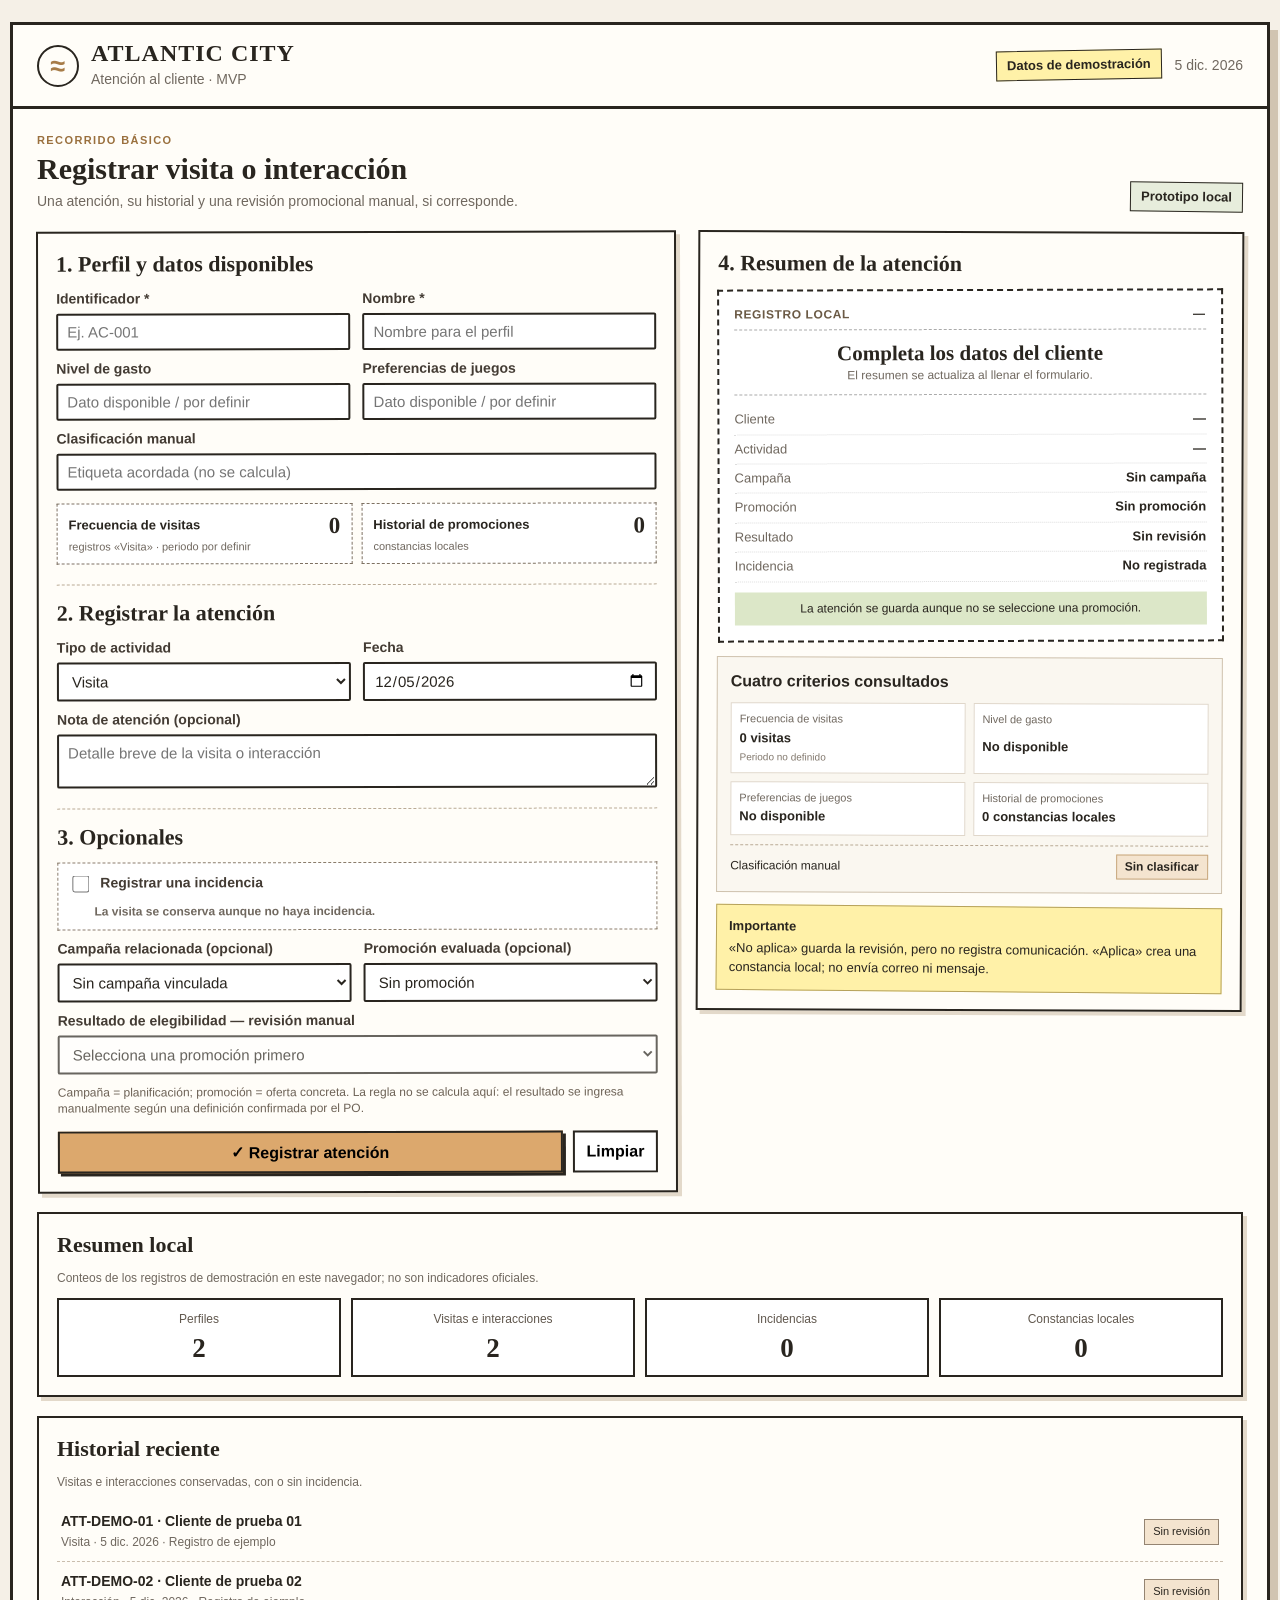
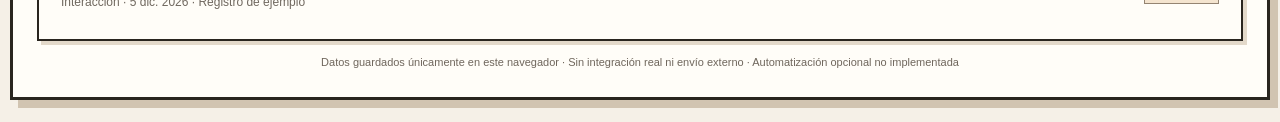
<file: prototipado/MVP/index.html>
<!doctype html>
<html lang="es">
<head>
  <meta charset="utf-8">
  <meta name="viewport" content="width=device-width, initial-scale=1">
  <meta name="theme-color" content="#29251f">
  <title>Atlantic City — MVP sencillo</title>
  <link rel="stylesheet" href="styles.css">
</head>
<body>
<div class="app">
  <header class="topbar">
    <div class="brand">
      <div class="brand-mark" aria-hidden="true">≈</div>
      <div><strong>ATLANTIC CITY</strong><small>Atención al cliente · MVP</small></div>
    </div>
    <div class="topbar-meta"><span class="demo-badge">Datos de demostración</span><span id="today-label">Hoy</span></div>
  </header>

  <main>
    <div class="page-title">
      <div><p class="kicker">RECORRIDO BÁSICO</p><h1>Registrar visita o interacción</h1><p class="subtitle">Una atención, su historial y una revisión promocional manual, si corresponde.</p></div>
      <span class="step-badge">Prototipo local</span>
    </div>

    <div class="main-grid">
      <section class="panel form-panel">
        <form id="attention-form">
          <h2>1. Perfil y datos disponibles</h2>
          <div class="form-grid">
            <label>Identificador *<input id="client-code" required maxlength="32" autocomplete="off" placeholder="Ej. AC-001"></label>
            <label>Nombre *<input id="client-name" required maxlength="90" autocomplete="off" placeholder="Nombre para el perfil"></label>
            <label>Nivel de gasto<input id="client-spend" maxlength="80" placeholder="Dato disponible / por definir"></label>
            <label>Preferencias de juegos<input id="client-games" maxlength="120" placeholder="Dato disponible / por definir"></label>
            <label class="full">Clasificación manual<input id="client-segment" maxlength="60" placeholder="Etiqueta acordada (no se calcula)"></label>
          </div>

          <div class="criteria-strip" aria-live="polite">
            <div><span>Frecuencia de visitas</span><strong id="criteria-visits">0</strong><small>registros «Visita» · periodo por definir</small></div>
            <div><span>Historial de promociones</span><strong id="criteria-promotions">0</strong><small>constancias locales</small></div>
          </div>

          <h2>2. Registrar la atención</h2>
          <div class="form-grid">
            <label>Tipo de actividad<select id="activity-kind"><option>Visita</option><option>Interacción</option></select></label>
            <label>Fecha<input id="activity-date" type="date" required></label>
            <label class="full">Nota de atención (opcional)<textarea id="activity-note" rows="2" maxlength="400" placeholder="Detalle breve de la visita o interacción"></textarea></label>
          </div>

          <h2>3. Opcionales</h2>
          <label class="check-row"><input type="checkbox" id="incident-toggle"><span>Registrar una incidencia</span><small>La visita se conserva aunque no haya incidencia.</small></label>
          <div id="incident-fields" class="incident-fields hidden">
            <label>Descripción de la incidencia *<textarea id="incident-description" rows="2" maxlength="400" placeholder="Describe brevemente lo reportado"></textarea></label>
          </div>
          <div class="form-grid marketing-grid">
            <label>Campaña relacionada (opcional)<select id="campaign-select"><option value="">Sin campaña vinculada</option></select></label>
            <label>Promoción evaluada (opcional)<select id="promotion-select"><option value="">Sin promoción</option></select></label>
            <label class="full">Resultado de elegibilidad — revisión manual<select id="eligibility-select" disabled><option value="">Selecciona una promoción primero</option><option value="aplica">Aplica</option><option value="no-aplica">No aplica</option></select></label>
          </div>
          <p class="hint">Campaña = planificación; promoción = oferta concreta. La regla no se calcula aquí: el resultado se ingresa manualmente según una definición confirmada por el PO.</p>
          <div class="form-actions">
            <button class="button button-primary" type="submit">✓ Registrar atención</button>
            <button class="button button-quiet" type="button" id="clear-form">Limpiar</button>
          </div>
          <div class="message" id="form-message" role="status" aria-live="polite"></div>
        </form>
      </section>

      <section class="panel preview-panel">
        <h2>4. Resumen de la atención</h2>
        <div class="receipt">
          <div class="receipt-head"><span>REGISTRO LOCAL</span><strong id="receipt-id">—</strong></div>
          <div class="receipt-title" id="receipt-title">Completa los datos del cliente</div>
          <div class="receipt-meta" id="receipt-meta">El resumen se actualiza al llenar el formulario.</div>
          <hr>
          <div class="receipt-row"><span>Cliente</span><strong id="preview-client">—</strong></div>
          <div class="receipt-row"><span>Actividad</span><strong id="preview-activity">—</strong></div>
          <div class="receipt-row"><span>Campaña</span><strong id="preview-campaign">Sin campaña</strong></div>
          <div class="receipt-row"><span>Promoción</span><strong id="preview-promotion">Sin promoción</strong></div>
          <div class="receipt-row"><span>Resultado</span><strong id="preview-result">Sin revisión</strong></div>
          <div class="receipt-row"><span>Incidencia</span><strong id="preview-incident">No registrada</strong></div>
          <div class="receipt-note" id="receipt-note">La comunicación no se envía desde este prototipo.</div>
        </div>

        <div class="criteria-card">
          <h3>Cuatro criterios consultados</h3>
          <div class="criteria-list">
            <div><span>Frecuencia de visitas</span><strong id="preview-frequency">0 visitas</strong><small>Periodo no definido</small></div>
            <div><span>Nivel de gasto</span><strong id="preview-spend">No disponible</strong></div>
            <div><span>Preferencias de juegos</span><strong id="preview-games">No disponible</strong></div>
            <div><span>Historial de promociones</span><strong id="preview-history">0 constancias locales</strong></div>
          </div>
          <div class="manual-label"><span>Clasificación manual</span><strong id="preview-segment">Sin clasificar</strong></div>
        </div>

        <div class="note"><strong>Importante</strong><br>«No aplica» guarda la revisión, pero no registra comunicación. «Aplica» crea una constancia local; no envía correo ni mensaje.</div>
      </section>
    </div>

    <section class="panel section-panel">
      <div class="section-heading"><div><h2>Resumen local</h2><p>Conteos de los registros de demostración en este navegador; no son indicadores oficiales.</p></div></div>
      <div class="stats-grid">
        <div class="stat-box"><span>Perfiles</span><strong id="stat-clients">0</strong></div>
        <div class="stat-box"><span>Visitas e interacciones</span><strong id="stat-attentions">0</strong></div>
        <div class="stat-box"><span>Incidencias</span><strong id="stat-incidents">0</strong></div>
        <div class="stat-box"><span>Constancias locales</span><strong id="stat-communications">0</strong></div>
      </div>
    </section>

    <section class="panel section-panel">
      <div class="section-heading"><div><h2>Historial reciente</h2><p>Visitas e interacciones conservadas, con o sin incidencia.</p></div></div>
      <div id="recent-list" class="record-list"></div>
    </section>

    <footer>Datos guardados únicamente en este navegador · Sin integración real ni envío externo · Automatización opcional no implementada</footer>
  </main>
</div>
<div class="toast" id="toast" role="status" aria-live="polite"></div>
<script src="app.js"></script>
</body>
</html>
</file>
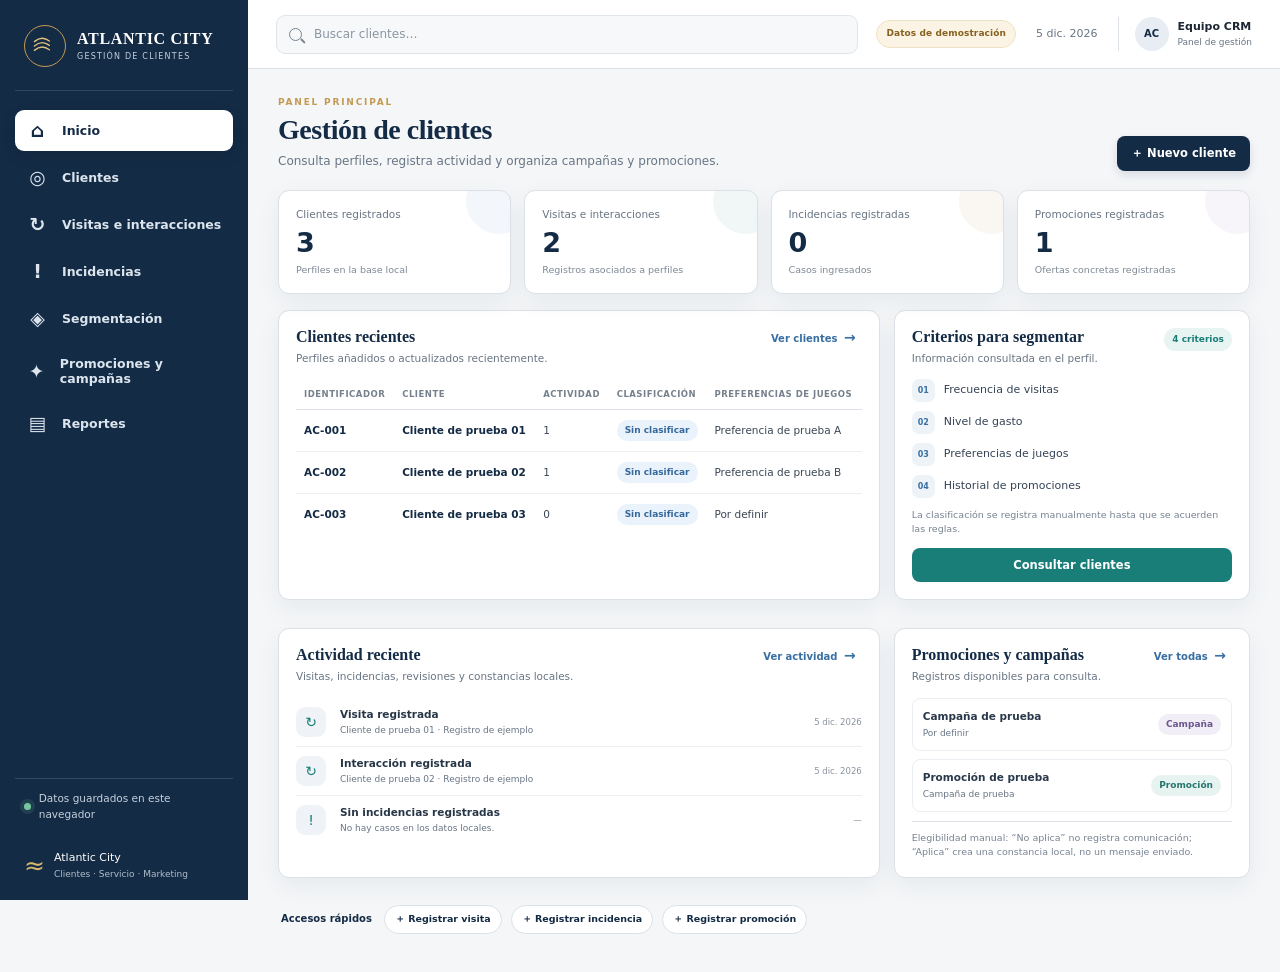
<file: prototipado/prototipo_navegable/index.html>
<!doctype html>
<html lang="es">
<head>
  <meta charset="utf-8">
  <meta name="viewport" content="width=device-width, initial-scale=1">
  <meta name="theme-color" content="#142b45">
  <title>Atlantic City — Prototipo con navegación</title>
  <link rel="stylesheet" href="styles.css">
</head>
<body>
<div class="app-shell">
  <aside class="sidebar" id="sidebar">
    <div class="brand">
      <div class="brand-mark" aria-hidden="true"><svg viewBox="0 0 48 48"><path d="M7 17c8-7 16-7 24-1M7 24c8-7 16-7 24-1M7 31c8-7 16-7 24-1"/></svg></div>
      <div class="brand-copy"><strong>ATLANTIC CITY</strong><span>GESTIÓN DE CLIENTES</span></div>
    </div>
    <nav class="main-nav" aria-label="Navegación principal">
      <button class="nav-link active" data-view="home"><span class="nav-icon">⌂</span><span>Inicio</span></button>
      <button class="nav-link" data-view="clients"><span class="nav-icon">◎</span><span>Clientes</span></button>
      <button class="nav-link" data-view="visits"><span class="nav-icon">↻</span><span>Visitas e interacciones</span></button>
      <button class="nav-link" data-view="incidents"><span class="nav-icon">!</span><span>Incidencias</span></button>
      <button class="nav-link" data-view="segments"><span class="nav-icon">◈</span><span>Segmentación</span></button>
      <button class="nav-link" data-view="promotions"><span class="nav-icon">✦</span><span>Promociones y campañas</span></button>
      <button class="nav-link" data-view="reports"><span class="nav-icon">▤</span><span>Reportes</span></button>
    </nav>
    <div class="sidebar-bottom">
      <div class="sidebar-note"><span class="tiny-dot"></span><span>Datos guardados en este navegador</span></div>
      <div class="sidebar-footer"><span class="footer-wave">≈</span><span>Atlantic City<br><small>Clientes · Servicio · Marketing</small></span></div>
    </div>
  </aside>

  <div class="main-shell">
    <header class="topbar">
      <button class="mobile-menu" id="menu-toggle" aria-label="Abrir menú">☰</button>
      <label class="global-search"><span class="search-glass" aria-hidden="true"></span><input id="global-search" type="search" placeholder="Buscar clientes…" autocomplete="off"></label>
      <div class="topbar-right"><span class="demo-label">Datos de demostración</span><span class="today-label" id="today-label"></span><span class="user-badge"><span class="avatar">AC</span><span><strong>Equipo CRM</strong><small>Panel de gestión</small></span></span></div>
    </header>

    <main class="content">
      <section class="view active" id="view-home">
        <div class="eyebrow">Panel principal</div>
        <div class="page-heading"><div><h1>Gestión de clientes</h1><p>Consulta perfiles, registra actividad y organiza campañas y promociones.</p></div><button class="button button-primary" data-go="clients">＋ Nuevo cliente</button></div>
        <div class="metric-grid">
          <article class="metric-card accent-blue"><div class="metric-label">Clientes registrados</div><div class="metric-value" id="stat-clients">0</div><div class="metric-foot">Perfiles en la base local</div></article>
          <article class="metric-card accent-teal"><div class="metric-label">Visitas e interacciones</div><div class="metric-value" id="stat-visits">0</div><div class="metric-foot">Registros asociados a perfiles</div></article>
          <article class="metric-card accent-amber"><div class="metric-label">Incidencias registradas</div><div class="metric-value" id="stat-incidents">0</div><div class="metric-foot">Casos ingresados</div></article>
          <article class="metric-card accent-purple"><div class="metric-label">Promociones registradas</div><div class="metric-value" id="stat-promos">0</div><div class="metric-foot">Ofertas concretas registradas</div></article>
        </div>
        <div class="home-grid">
          <section class="panel panel-large">
            <div class="panel-heading"><div><h2>Clientes recientes</h2><p>Perfiles añadidos o actualizados recientemente.</p></div><button class="text-button" data-go="clients">Ver clientes <span>→</span></button></div>
            <div class="table-wrap"><table><thead><tr><th>Identificador</th><th>Cliente</th><th>Actividad</th><th>Clasificación</th><th>Preferencias de juegos</th></tr></thead><tbody id="home-client-rows"></tbody></table></div>
          </section>
          <section class="panel criteria-panel">
            <div class="panel-heading"><div><h2>Criterios para segmentar</h2><p>Información consultada en el perfil.</p></div><span class="soft-tag">4 criterios</span></div>
            <ul class="criteria-list"><li><span class="criterion-number">01</span><span>Frecuencia de visitas</span></li><li><span class="criterion-number">02</span><span>Nivel de gasto</span></li><li><span class="criterion-number">03</span><span>Preferencias de juegos</span></li><li><span class="criterion-number">04</span><span>Historial de promociones</span></li></ul>
            <p class="hint">La clasificación se registra manualmente hasta que se acuerden las reglas.</p>
            <button class="button button-secondary button-wide" data-go="segments">Consultar clientes</button>
          </section>
          <section class="panel activity-panel">
            <div class="panel-heading"><div><h2>Actividad reciente</h2><p>Visitas, incidencias, revisiones y constancias locales.</p></div><button class="text-button" data-go="visits">Ver actividad <span>→</span></button></div>
            <div id="home-activity" class="activity-list"></div>
          </section>
          <section class="panel promo-panel">
            <div class="panel-heading"><div><h2>Promociones y campañas</h2><p>Registros disponibles para consulta.</p></div><button class="text-button" data-go="promotions">Ver todas <span>→</span></button></div>
            <div id="home-promotions" class="compact-promo-list"></div><p class="hint marketing-rule-note">Elegibilidad manual: “No aplica” no registra comunicación; “Aplica” crea una constancia local, no un mensaje enviado.</p>
          </section>
        </div>
        <div class="quick-actions"><strong>Accesos rápidos</strong><button data-go="visits">＋ Registrar visita</button><button data-go="incidents">＋ Registrar incidencia</button><button data-go="promotions">＋ Registrar promoción</button></div>
      </section>

      <section class="view" id="view-clients">
        <div class="eyebrow">Perfiles</div>
        <div class="page-heading"><div><h1>Clientes</h1><p>Registra, consulta y actualiza perfiles.</p></div><button class="button button-primary" id="toggle-client-form">＋ Nuevo cliente</button></div>
        <section class="panel form-panel hidden" id="client-form-panel"><div class="panel-heading"><div><h2 id="client-form-title">Registrar cliente</h2><p>Completa los campos definidos para el perfil.</p></div><button class="icon-button" type="button" id="close-client-form" aria-label="Cerrar">×</button></div>
          <form id="client-form"><input type="hidden" id="client-edit-key"><div class="form-grid">
            <label>Identificador de referencia *<input id="client-code" required maxlength="32" placeholder="Ej. AC-001"></label>
            <label>Nombre del cliente *<input id="client-name" required maxlength="90" placeholder="Nombre para el perfil"></label>
            <label>Nivel de gasto (dato disponible)<input id="client-spend" maxlength="80" placeholder="Dato ingresado / por definir"></label>
            <label>Preferencias de juegos<input id="client-games" maxlength="120" placeholder="Dato ingresado / por definir"></label>
            <label class="full-field">Clasificación manual (opcional)<input id="client-segment" maxlength="60" placeholder="Escribe la etiqueta acordada; no se calcula automáticamente"></label>
          </div><div class="form-actions"><button class="button button-primary" type="submit" id="client-submit">Guardar perfil</button><button class="button button-ghost" type="button" id="cancel-client-form">Cancelar</button></div></form>
        </section>
        <section class="panel"><div class="panel-heading"><div><h2>Base de clientes</h2><p id="client-count-label">Perfiles registrados</p></div></div>
          <div class="toolbar"><label class="search-field"><span class="search-glass" aria-hidden="true"></span><input id="client-search" type="search" placeholder="Buscar por identificador, nombre o preferencia…"></label><select id="client-segment-filter" aria-label="Filtrar por clasificación"><option value="">Todas las clasificaciones</option></select></div>
          <div class="table-wrap"><table><thead><tr><th>Identificador</th><th>Nombre</th><th>Actividad</th><th>Nivel de gasto</th><th>Preferencias de juegos</th><th>Clasificación</th><th></th></tr></thead><tbody id="client-rows"></tbody></table></div>
        </section>
      </section>

      <section class="view" id="view-visits">
        <div class="eyebrow">Historial de atención</div><div class="page-heading"><div><h1>Visitas e interacciones</h1><p>Registra cada visita o interacción vinculada a un perfil.</p></div></div>
        <div class="split-grid"><section class="panel"><div class="panel-heading"><div><h2>Registrar actividad</h2><p>El registro permanece asociado al cliente aunque no haya promoción.</p></div></div>
          <form id="visit-form"><div class="form-grid"><label class="full-field">Cliente *<select id="visit-client" required></select></label><label>Tipo de actividad<select id="visit-kind"><option>Visita</option><option>Interacción</option></select></label><label>Fecha<input id="visit-date" type="date" required></label><label class="full-field">Nota de atención (opcional)<textarea id="visit-note" rows="3" maxlength="400" placeholder="Detalle breve de la actividad"></textarea></label></div><div class="form-actions"><button class="button button-primary" type="submit">Guardar actividad</button></div></form>
        </section><section class="panel note-panel"><div class="panel-heading"><div><h2>Historial por cliente</h2><p>Usa la búsqueda para revisar actividad registrada.</p></div></div><label class="search-field"><span class="search-glass" aria-hidden="true"></span><input id="visit-search" type="search" placeholder="Buscar cliente o nota…"></label><div class="summary-note"><strong>Importante</strong><span>Una visita o interacción se conserva en el historial tanto si se reporta una incidencia como si no.</span></div></section></div>
        <section class="panel"><div class="panel-heading"><div><h2>Actividad registrada</h2><p id="visit-count-label"></p></div></div><div class="table-wrap"><table><thead><tr><th>Fecha</th><th>Cliente</th><th>Tipo</th><th>Nota</th></tr></thead><tbody id="visit-rows"></tbody></table></div></section>
      </section>

      <section class="view" id="view-incidents">
        <div class="eyebrow">Seguimiento</div><div class="page-heading"><div><h1>Incidencias</h1><p>Registra una incidencia reportada y añade notas de seguimiento.</p></div></div>
        <div class="split-grid"><section class="panel"><div class="panel-heading"><div><h2>Nueva incidencia</h2><p>Vincula el caso al perfil cuando esté disponible.</p></div></div>
          <form id="incident-form"><div class="form-grid"><label class="full-field">Cliente<select id="incident-client"></select></label><label class="full-field">Descripción de la incidencia *<textarea id="incident-description" required rows="4" maxlength="500" placeholder="Describe brevemente lo reportado"></textarea></label><label class="full-field">Nota inicial de seguimiento (opcional)<textarea id="incident-followup" rows="3" maxlength="400" placeholder="Anota información confirmada"></textarea></label></div><div class="form-actions"><button class="button button-primary" type="submit">Guardar incidencia</button></div></form>
        </section><section class="panel note-panel"><div class="panel-heading"><div><h2>Registro de seguimiento</h2><p>El prototipo no impone categorías ni plazos predefinidos.</p></div></div><div class="summary-note"><strong>Seguimiento flexible</strong><span>Los estados, responsables y tiempos se pueden definir con el Product Owner. Aquí se guardan la descripción y las notas ingresadas.</span></div></section></div>
        <section class="panel"><div class="panel-heading"><div><h2>Incidencias registradas</h2><p>Consulta los casos y sus notas.</p></div></div><div class="table-wrap"><table><thead><tr><th>Fecha</th><th>Cliente</th><th>Descripción</th><th>Seguimiento</th><th></th></tr></thead><tbody id="incident-rows"></tbody></table></div></section>
      </section>

      <section class="view" id="view-segments">
        <div class="eyebrow">Criterios de consulta</div><div class="page-heading"><div><h1>Segmentación</h1><p>Consulta los cuatro insumos y registra una etiqueta manual si corresponde.</p></div></div>
        <section class="panel"><div class="panel-heading"><div><h2>Consultar perfil y clasificar</h2><p>Esta versión no aplica una fórmula automática ni umbrales inventados.</p></div></div>
          <form id="segment-form" class="segment-form"><label>Cliente<select id="segment-client" required></select></label><div class="criteria-grid" id="segment-criteria"></div><label>Etiqueta manual del segmento<input id="segment-label" maxlength="60" placeholder="Etiqueta acordada"></label><button class="button button-primary" type="submit">Guardar etiqueta</button></form>
        </section>
        <section class="panel"><div class="panel-heading"><div><h2>Perfiles y criterios disponibles</h2><p>Se muestran las visitas registradas; el periodo para interpretar la frecuencia aún debe confirmarse. Los demás valores provienen del perfil o historial.</p></div></div><div class="table-wrap"><table><thead><tr><th>Cliente</th><th>Visitas registradas (periodo por definir)</th><th>Nivel de gasto</th><th>Preferencias de juegos</th><th>Historial de promociones</th><th>Etiqueta manual</th></tr></thead><tbody id="segment-rows"></tbody></table></div></section>
      </section>

      <section class="view" id="view-promotions">
        <div class="eyebrow">Marketing</div><div class="page-heading"><div><h1>Campañas y promociones</h1><p>Se administran como registros distintos: una campaña organiza una iniciativa; una promoción es la oferta concreta.</p></div></div>
        <div class="split-grid">
          <section class="panel"><div class="panel-heading"><div><h2>Registrar campaña</h2><p>Objetivo, público y periodo se completan según lo confirmado.</p></div></div>
            <form id="campaign-form"><div class="form-grid">
              <label class="full-field">Nombre de la campaña *<input id="campaign-name" required maxlength="100" placeholder="Nombre de la campaña"></label>
              <label class="full-field">Objetivo (opcional)<textarea id="campaign-objective" rows="2" maxlength="300" placeholder="Objetivo definido para la campaña"></textarea></label>
              <label class="full-field">Público y criterios (opcional)<textarea id="campaign-audience" rows="2" maxlength="300" placeholder="Criterios confirmados o pendientes"></textarea></label>
              <label class="full-field">Periodo o vigencia (opcional)<input id="campaign-period" maxlength="100" placeholder="Periodo acordado, si corresponde"></label>
            </div><p class="hint">Guardar una campaña aquí no significa que esté aprobada ni publicada. El mecanismo de aprobación debe confirmarlo el Product Owner.</p><div class="form-actions"><button class="button button-primary" type="submit">Guardar campaña</button></div></form>
          </section>
          <section class="panel"><div class="panel-heading"><div><h2>Registrar promoción</h2><p>La oferta concreta puede relacionarse con una campaña.</p></div></div>
            <form id="promotion-form"><div class="form-grid">
              <label class="full-field">Nombre de la promoción *<input id="promotion-name" required maxlength="100" placeholder="Nombre de la oferta"></label>
              <label class="full-field">Campaña relacionada (opcional)<select id="promotion-campaign"><option value="">Sin campaña vinculada</option></select></label>
              <label class="full-field">Criterios de aplicación (opcional)<textarea id="promotion-criteria" rows="2" maxlength="300" placeholder="Criterios confirmados; no agregues umbrales no acordados"></textarea></label>
              <label class="full-field">Descripción (opcional)<textarea id="promotion-description" rows="2" maxlength="400" placeholder="Descripción de la oferta"></textarea></label>
            </div><div class="form-actions"><button class="button button-secondary" type="submit">Guardar promoción</button></div></form>
          </section>
        </div>
        <div class="split-grid">
          <section class="panel"><div class="panel-heading"><div><h2>Registrar resultado de elegibilidad</h2><p>La regla se confirma con el PO; el prototipo no la calcula automáticamente.</p></div></div>
            <form id="eligibility-form"><div class="form-grid">
              <label>Promoción *<select id="eligibility-promotion" required></select></label>
              <label>Cliente *<select id="eligibility-client" required></select></label>
              <label class="full-field">Resultado de revisión *<select id="eligibility-result" required><option value="">Selecciona un resultado</option><option value="aplica">Aplica — validación manual según la regla aprobada</option><option value="no-aplica">No aplica</option></select></label>
              <label class="full-field">Nota (opcional)<textarea id="eligibility-note" rows="2" maxlength="300" placeholder="Observación de la revisión"></textarea></label>
            </div><p class="hint">Si el resultado es “No aplica”, se guarda la revisión, pero no se registra comunicación. Si aplica, se crea una constancia local: no se envía correo ni mensaje.</p><div class="form-actions"><button class="button button-primary" type="submit">Guardar resultado</button></div></form>
          </section>
          <section class="panel note-panel"><div class="panel-heading"><div><h2>Historial de promociones</h2><p>Una constancia local no demuestra que una oferta real se haya enviado o canjeado.</p></div></div>
            <div class="summary-note"><strong>Regla del proceso</strong><span>La visita e interacción se conservan aunque la promoción no aplique. Solo se registra una comunicación cuando la revisión manual indica “Aplica”.</span></div>
          </section>
        </div>
        <section class="panel"><div class="panel-heading"><div><h2>Campañas registradas</h2><p>La campaña es una planificación independiente del recorrido de atención.</p></div></div><div class="table-wrap"><table><thead><tr><th>Campaña</th><th>Objetivo</th><th>Público / criterios</th><th>Periodo</th><th>Registro</th></tr></thead><tbody id="campaign-rows"></tbody></table></div></section>
        <section class="panel"><div class="panel-heading"><div><h2>Promociones registradas</h2><p>Ofertas concretas y su relación con campañas.</p></div></div><div class="table-wrap"><table><thead><tr><th>Promoción</th><th>Campaña</th><th>Criterios</th><th>Descripción</th><th>Fecha de registro</th></tr></thead><tbody id="promotion-rows"></tbody></table></div></section>
        <section class="panel"><div class="panel-heading"><div><h2>Revisiones y comunicaciones registradas</h2><p>Las revisiones “No aplica” no crean una comunicación.</p></div></div><div class="table-wrap"><table><thead><tr><th>Fecha</th><th>Cliente</th><th>Promoción</th><th>Resultado</th><th>Nota</th><th>Constancia</th></tr></thead><tbody id="eligibility-rows"></tbody></table></div></section>
      </section>

      <section class="view" id="view-reports">
        <div class="eyebrow">Consulta de información</div><div class="page-heading"><div><h1>Reportes</h1><p>Resumen de los registros existentes y exportación de datos.</p></div><button class="button button-primary" id="export-report">Descargar CSV</button></div>
        <div class="metric-grid report-metrics"><article class="metric-card accent-blue"><div class="metric-label">Clientes</div><div class="metric-value" id="report-clients">0</div></article><article class="metric-card accent-teal"><div class="metric-label">Visitas e interacciones</div><div class="metric-value" id="report-visits">0</div></article><article class="metric-card accent-amber"><div class="metric-label">Incidencias</div><div class="metric-value" id="report-incidents">0</div></article><article class="metric-card accent-purple"><div class="metric-label">Constancias locales</div><div class="metric-value" id="report-communications">0</div></article></div>
        <div class="home-grid"><section class="panel"><div class="panel-heading"><div><h2>Clientes por etiqueta manual</h2><p>La etiqueta no se calcula automáticamente.</p></div></div><div id="report-segments" class="bar-list"></div></section><section class="panel"><div class="panel-heading"><div><h2>Actividad reciente</h2><p>Datos obtenidos de los registros locales.</p></div></div><div id="report-activity" class="activity-list"></div></section></div>
        <section class="panel"><div class="panel-heading"><div><h2>Registros de marketing</h2><p>Campañas, promociones y constancias se cuentan por separado.</p></div></div><div class="table-wrap"><table><thead><tr><th>Tipo de registro</th><th>Cantidad</th><th>Observación</th></tr></thead><tbody id="report-marketing-types"></tbody></table></div></section>
        <p class="hint report-note">Los indicadores muestran los datos guardados en este navegador. No incluye ingresos, reservas ni métricas que no hayan sido definidas para el proyecto. La automatización opcional no forma parte de este prototipo.</p>
      </section>
    </main>
  </div>
</div>
<div class="toast" id="toast" role="status" aria-live="polite"></div>
<script src="app.js"></script>
</body>
</html>
</file>
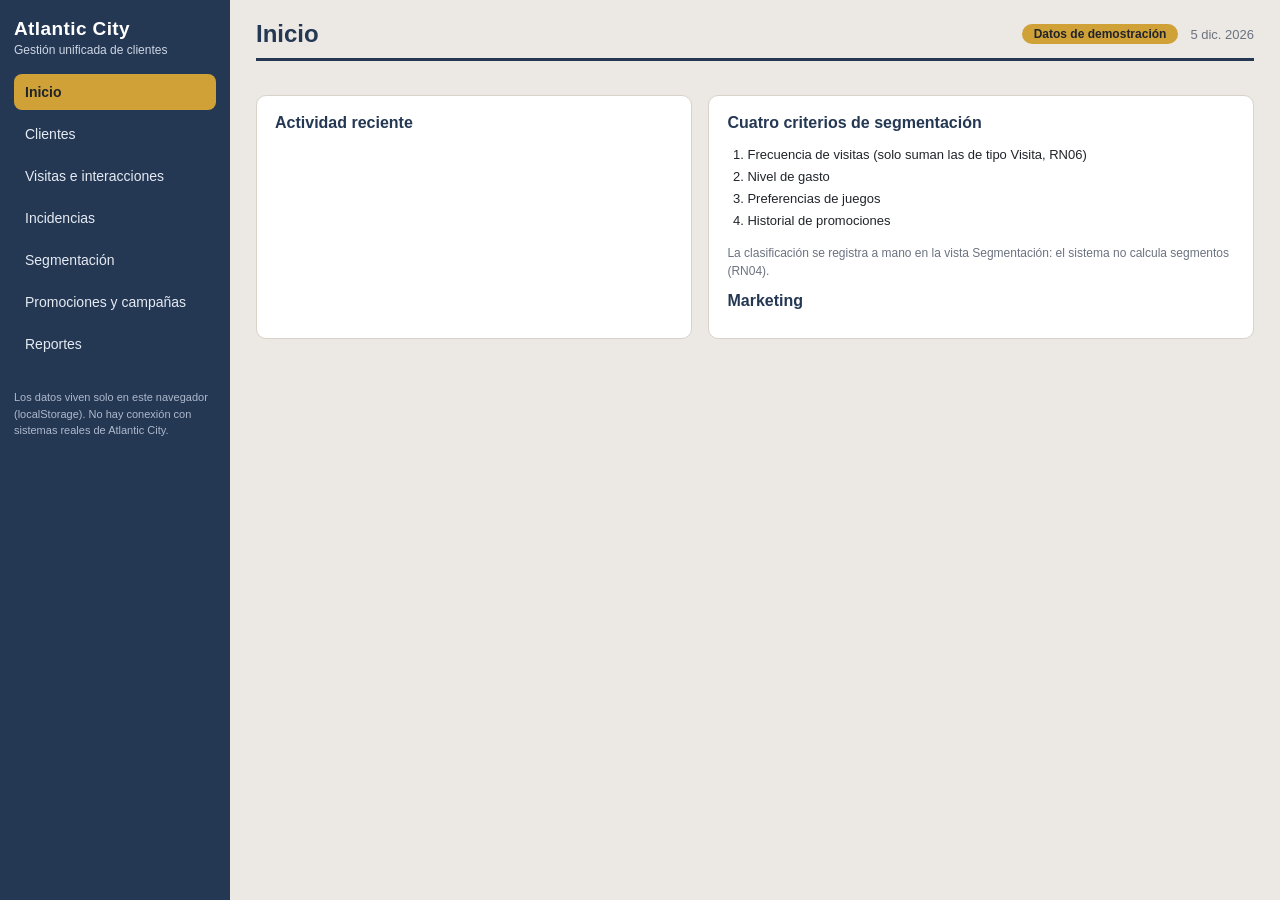
<file: 1MEJORAS_A_USAR/aplicacion/ATLANTIC_CITY/index.html>
<!DOCTYPE html>
<html lang="es">
<head>
<meta charset="UTF-8">
<meta name="viewport" content="width=device-width, initial-scale=1.0">
<title>Atlantic City — Gestión unificada de clientes</title>
<link rel="icon" type="image/svg+xml" href="imagenes/favicon.svg">
<link rel="stylesheet" href="css/estilos.css">
</head>
<body>
<div class="marco">
  <aside class="menu">
    <div class="marca">
      <strong>Atlantic City</strong>
      <span>Gestión unificada de clientes</span>
    </div>
    <nav>
      <button data-vista="inicio" class="activo">Inicio</button>
      <button data-vista="clientes">Clientes</button>
      <button data-vista="visitas">Visitas e interacciones</button>
      <button data-vista="incidencias">Incidencias</button>
      <button data-vista="segmentacion">Segmentación</button>
      <button data-vista="marketing">Promociones y campañas</button>
      <button data-vista="reportes">Reportes</button>
    </nav>
    <p class="nota-menu">Los datos viven solo en este navegador (localStorage). No hay conexión con sistemas reales de Atlantic City.</p>
  </aside>

  <main>
    <header class="cabecera">
      <h1 id="titulo-vista">Inicio</h1>
      <div class="cabecera-datos">
        <span class="badge-demo" id="badge-demo">Datos de demostración</span>
        <span id="fecha-hoy"></span>
      </div>
    </header>

    <!-- INICIO / DASHBOARD -->
    <section id="vista-inicio" class="vista">
      <div class="tarjetas" id="tablero-tarjetas"></div>
      <div class="dos-col">
        <div class="panel">
          <h2>Actividad reciente</h2>
          <div id="tablero-actividad"></div>
        </div>
        <div class="panel">
          <h2>Cuatro criterios de segmentación</h2>
          <ol class="criterios">
            <li>Frecuencia de visitas (solo suman las de tipo Visita, RN06)</li>
            <li>Nivel de gasto</li>
            <li>Preferencias de juegos</li>
            <li>Historial de promociones</li>
          </ol>
          <p class="ayuda">La clasificación se registra a mano en la vista Segmentación: el sistema no calcula segmentos (RN04).</p>
          <h2>Marketing</h2>
          <div id="tablero-marketing"></div>
        </div>
      </div>
    </section>

    <!-- CLIENTES -->
    <section id="vista-clientes" class="vista">
      <div class="dos-col">
        <div class="panel">
          <h2 id="cliente-form-titulo">Registrar cliente</h2>
          <form id="form-cliente" novalidate>
            <input type="hidden" id="cliente-original" value="">
            <label>Identificador de referencia *
              <input id="cliente-id" type="text" maxlength="20" placeholder="AC-004">
            </label>
            <label>Nombre del cliente *
              <input id="cliente-nombre" type="text" maxlength="80" placeholder="Nombre y apellido">
            </label>
            <label>Nivel de gasto (dato disponible)
              <select id="cliente-gasto">
                <option value="">Por definir</option>
                <option>Bajo</option><option>Medio</option><option>Alto</option>
              </select>
            </label>
            <label>Preferencias de juegos
              <input id="cliente-pref" type="text" maxlength="80" placeholder="Por definir">
            </label>
            <div class="fila-botones">
              <button type="submit" class="btn-guardar">Guardar perfil</button>
              <button type="button" id="cliente-cancelar" class="btn-suave">Cancelar</button>
            </div>
          </form>
          <p class="ayuda">El identificador es único (RN07): un alta con identificador existente se bloquea. Los perfiles no se eliminan porque conservan el historial de atención (RN01).</p>
        </div>
        <div class="panel">
          <h2>Base de clientes</h2>
          <div class="filtros">
            <input id="cliente-buscar" type="search" placeholder="Buscar por identificador o nombre">
            <select id="cliente-filtro-clase">
              <option value="">Todas las clasificaciones</option>
            </select>
          </div>
          <div class="tabla-caja"><table id="tabla-clientes"></table></div>
        </div>
      </div>
      <div class="panel" id="ficha-cliente" hidden>
        <h2>Ficha e historial</h2>
        <div id="ficha-cliente-cuerpo"></div>
        <button class="btn-suave" id="ficha-cerrar">Cerrar ficha</button>
      </div>
    </section>

    <!-- VISITAS E INTERACCIONES -->
    <section id="vista-visitas" class="vista">
      <div class="dos-col">
        <div class="panel">
          <h2>Registrar visita o interacción</h2>
          <form id="form-visita" novalidate>
            <label>Cliente *
              <select id="visita-cliente"><option value="">Selecciona un cliente</option></select>
            </label>
            <label>Tipo de actividad *
              <select id="visita-tipo"><option>Visita</option><option>Interacción</option></select>
            </label>
            <label>Fecha *
              <input id="visita-fecha" type="date">
            </label>
            <label>Nota de atención (opcional)
              <textarea id="visita-nota" maxlength="200" rows="2"></textarea>
            </label>
            <label class="check"><input id="visita-incidencia" type="checkbox"> Registrar una incidencia</label>
            <label id="caja-incidencia" hidden>Descripción de la incidencia *
              <textarea id="visita-inc-descripcion" maxlength="200" rows="2"></textarea>
            </label>
            <div class="fila-botones"><button type="submit" class="btn-guardar">Guardar actividad</button></div>
          </form>
          <p class="ayuda">La visita o interacción se conserva en el historial aunque no haya incidencia ni promoción (RN01).</p>
        </div>
        <div class="panel">
          <h2>Historial de atención</h2>
          <div class="filtros">
            <select id="visita-filtro-cliente"><option value="">Todos los clientes</option></select>
            <input id="visita-buscar" type="search" placeholder="Buscar en notas">
          </div>
          <div class="tabla-caja"><table id="tabla-visitas"></table></div>
        </div>
      </div>
    </section>

    <!-- INCIDENCIAS -->
    <section id="vista-incidencias" class="vista">
      <div class="dos-col">
        <div class="panel">
          <h2>Nota de seguimiento</h2>
          <form id="form-seguimiento" novalidate>
            <label>Incidencia *
              <select id="seg-incidencia"><option value="">Selecciona una incidencia</option></select>
            </label>
            <label>Nota de seguimiento *
              <textarea id="seg-nota" maxlength="200" rows="2" placeholder="Qué se hizo o qué se acordó"></textarea>
            </label>
            <div class="fila-botones"><button type="submit" class="btn-guardar">Guardar nota</button></div>
          </form>
          <p class="ayuda">Los estados, plazos y responsables de incidencias se definen con el Product Owner; aquí se conservan la descripción y las notas.</p>
        </div>
        <div class="panel">
          <h2>Incidencias registradas</h2>
          <div class="tabla-caja"><table id="tabla-incidencias"></table></div>
        </div>
      </div>
    </section>

    <!-- SEGMENTACIÓN -->
    <section id="vista-segmentacion" class="vista">
      <div class="dos-col">
        <div class="panel">
          <h2>Consultar perfil y clasificar</h2>
          <label>Cliente
            <select id="seg-cliente"><option value="">Selecciona un cliente</option></select>
          </label>
          <div id="seg-criterios"></div>
          <form id="form-etiqueta" novalidate>
            <label>Etiqueta manual del segmento
              <input id="seg-etiqueta" type="text" maxlength="40" placeholder="Por ejemplo: cliente frecuente">
            </label>
            <div class="fila-botones"><button type="submit" class="btn-guardar">Guardar etiqueta</button></div>
          </form>
          <p class="ayuda">Esta versión no aplica fórmula automática ni umbrales inventados: la clasificación es manual (RN04).</p>
        </div>
        <div class="panel">
          <h2>Perfiles y criterios disponibles</h2>
          <div class="tabla-caja"><table id="tabla-segmentacion"></table></div>
        </div>
      </div>
    </section>

    <!-- PROMOCIONES Y CAMPAÑAS -->
    <section id="vista-marketing" class="vista">
      <div class="dos-col">
        <div class="panel">
          <h2>Registrar campaña</h2>
          <form id="form-campana" novalidate>
            <input type="hidden" id="campana-original" value="">
            <label>Nombre de la campaña *
              <input id="campana-nombre" type="text" maxlength="60">
            </label>
            <label>Objetivo (opcional)<input id="campana-objetivo" type="text" maxlength="80"></label>
            <label>Público y criterios (opcional)<input id="campana-publico" type="text" maxlength="80"></label>
            <label>Periodo o vigencia (opcional)<input id="campana-periodo" type="text" maxlength="40"></label>
            <div class="fila-botones">
              <button type="submit" class="btn-guardar">Guardar campaña</button>
              <button type="button" id="campana-cancelar" class="btn-suave" hidden>Cancelar edición</button>
            </div>
          </form>
          <p class="ayuda">Guardar una campaña no la marca como aprobada ni publicada: el mecanismo de aprobación lo confirma el Product Owner.</p>
          <h2>Registrar promoción</h2>
          <form id="form-promocion" novalidate>
            <input type="hidden" id="promocion-original" value="">
            <label>Nombre de la promoción *
              <input id="promocion-nombre" type="text" maxlength="60">
            </label>
            <label>Campaña relacionada (opcional)
              <select id="promocion-campana"><option value="">Sin campaña vinculada</option></select>
            </label>
            <label>Criterios de aplicación (opcional)<input id="promocion-criterios" type="text" maxlength="80"></label>
            <label>Descripción (opcional)<input id="promocion-descripcion" type="text" maxlength="120"></label>
            <div class="fila-botones">
              <button type="submit" class="btn-guardar">Guardar promoción</button>
              <button type="button" id="promocion-cancelar" class="btn-suave" hidden>Cancelar edición</button>
            </div>
          </form>
          <p class="ayuda">Campaña y promoción son entidades distintas: una promoción puede existir sin campaña (RN05).</p>
        </div>
        <div class="panel">
          <h2>Campañas registradas</h2>
          <div class="tabla-caja"><table id="tabla-campanas"></table></div>
          <h2>Promociones registradas</h2>
          <div class="tabla-caja"><table id="tabla-promociones"></table></div>
        </div>
      </div>
      <div class="panel">
        <h2>Registrar resultado de elegibilidad (revisión manual)</h2>
        <form id="form-elegibilidad" novalidate>
          <div class="tres-col">
            <label>Promoción *
              <select id="eleg-promocion"><option value="">Selecciona una promoción</option></select>
            </label>
            <label>Cliente *
              <select id="eleg-cliente"><option value="">Selecciona un cliente</option></select>
            </label>
            <label>Resultado de revisión *
              <select id="eleg-resultado" disabled>
                <option value="">Selecciona una promoción primero</option>
                <option value="Aplica">Aplica — validación manual según la regla aprobada</option>
                <option value="No aplica">No aplica</option>
              </select>
            </label>
          </div>
          <label>Nota (opcional)<input id="eleg-nota" type="text" maxlength="120"></label>
          <div class="fila-botones"><button type="submit" class="btn-guardar">Guardar resultado</button></div>
        </form>
        <p class="ayuda">«No aplica» guarda la revisión sin registrar comunicación (RN02). «Aplica» crea una constancia local: no se envía correo ni mensaje (RN03).</p>
        <h2>Revisiones y constancias registradas</h2>
        <div class="tabla-caja"><table id="tabla-revisiones"></table></div>
      </div>
    </section>

    <!-- REPORTES -->
    <section id="vista-reportes" class="vista">
      <div class="panel">
        <h2>Reporte de actividad</h2>
        <div class="filtros">
          <label class="filtro-item">Desde <input id="rep-desde" type="date"></label>
          <label class="filtro-item">Hasta <input id="rep-hasta" type="date"></label>
          <select id="rep-cliente"><option value="">Todos los clientes</option></select>
          <select id="rep-tipo">
            <option value="">Visitas e interacciones</option><option>Visita</option><option>Interacción</option>
          </select>
          <button id="rep-aplicar" class="btn-suave">Aplicar filtros</button>
          <button id="rep-csv" class="btn-guardar">Exportar CSV de lo mostrado</button>
        </div>
        <p class="ayuda" id="rep-resumen"></p>
        <div class="tabla-caja"><table id="tabla-reporte"></table></div>
      </div>
      <div class="dos-col">
        <div class="panel">
          <h2>Constancias locales</h2>
          <div class="tabla-caja"><table id="tabla-constancias"></table></div>
        </div>
        <div class="panel">
          <h2>Respaldo de datos</h2>
          <p class="ayuda">Exporta todo el almacenamiento local a un archivo JSON para llevarlo a otra máquina, o importa un respaldo previo. Patron del curso: Blob para exportar y FileReader para importar.</p>
          <div class="fila-botones">
            <button id="resp-exportar" class="btn-guardar">Exportar respaldo JSON</button>
            <button id="resp-importar-btn" class="btn-suave">Importar respaldo JSON</button>
            <input id="resp-importar" type="file" accept=".json" hidden>
            <button id="resp-limpiar" class="btn-peligro">Restablecer datos de demostración</button>
          </div>
        </div>
      </div>
    </section>
  </main>
</div>
<div id="avisos" aria-live="polite"></div>
<script src="js/principal.js"></script>
<script src="js/clientes.js"></script>
<script src="js/visitas.js"></script>
<script src="js/promociones.js"></script>
<script src="js/reportes.js"></script>
</body>
</html>
</file>
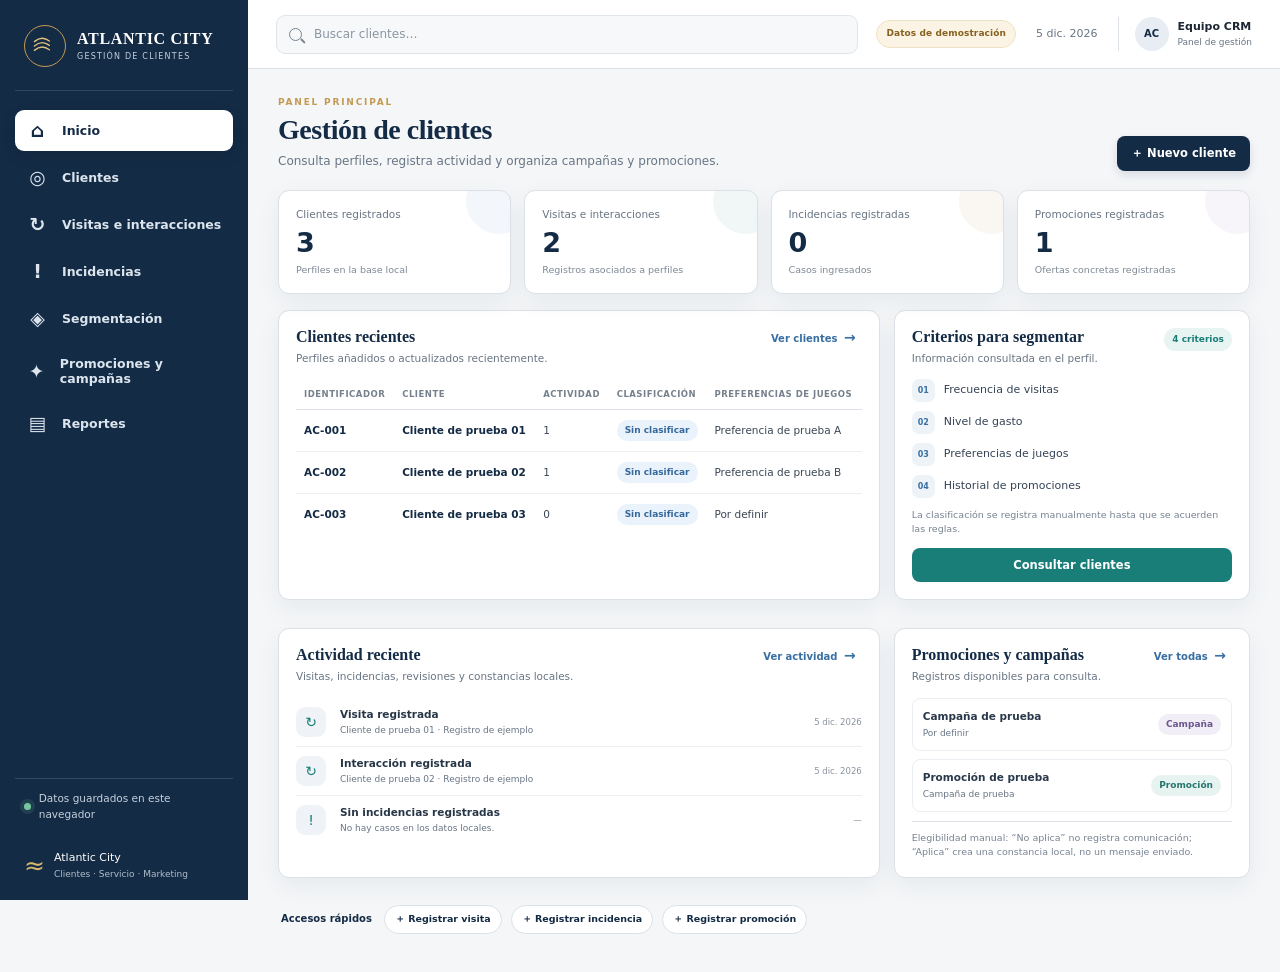
<file: desarrollo/html_css_js/version_dividida/index.html>
<!doctype html>
<html lang="es">
<head>
  <meta charset="utf-8">
  <meta name="viewport" content="width=device-width, initial-scale=1">
  <meta name="theme-color" content="#142b45">
  <title>Atlantic City | Gestión de clientes</title>
  <link rel="stylesheet" href="styles.css">
</head>
<body>
<div class="app-shell">
  <aside class="sidebar" id="sidebar">
    <div class="brand">
      <div class="brand-mark" aria-hidden="true"><svg viewBox="0 0 48 48"><path d="M7 17c8-7 16-7 24-1M7 24c8-7 16-7 24-1M7 31c8-7 16-7 24-1"/></svg></div>
      <div class="brand-copy"><strong>ATLANTIC CITY</strong><span>GESTIÓN DE CLIENTES</span></div>
    </div>
    <nav class="main-nav" aria-label="Navegación principal">
      <button class="nav-link active" data-view="home"><span class="nav-icon">⌂</span><span>Inicio</span></button>
      <button class="nav-link" data-view="clients"><span class="nav-icon">◎</span><span>Clientes</span></button>
      <button class="nav-link" data-view="visits"><span class="nav-icon">↻</span><span>Visitas e interacciones</span></button>
      <button class="nav-link" data-view="incidents"><span class="nav-icon">!</span><span>Incidencias</span></button>
      <button class="nav-link" data-view="segments"><span class="nav-icon">◈</span><span>Segmentación</span></button>
      <button class="nav-link" data-view="promotions"><span class="nav-icon">✦</span><span>Promociones y campañas</span></button>
      <button class="nav-link" data-view="reports"><span class="nav-icon">▤</span><span>Reportes</span></button>
    </nav>
    <div class="sidebar-bottom">
      <div class="sidebar-note"><span class="tiny-dot"></span><span>Datos guardados en este navegador</span></div>
      <div class="sidebar-footer"><span class="footer-wave">≈</span><span>Atlantic City<br><small>Clientes · Servicio · Marketing</small></span></div>
    </div>
  </aside>

  <div class="main-shell">
    <header class="topbar">
      <button class="mobile-menu" id="menu-toggle" aria-label="Abrir menú">☰</button>
      <label class="global-search"><span class="search-glass" aria-hidden="true"></span><input id="global-search" type="search" placeholder="Buscar clientes…" autocomplete="off"></label>
      <div class="topbar-right"><span class="demo-label">Datos de demostración</span><span class="today-label" id="today-label"></span><span class="user-badge"><span class="avatar">AC</span><span><strong>Equipo CRM</strong><small>Panel de gestión</small></span></span></div>
    </header>

    <main class="content">
      <section class="view active" id="view-home">
        <div class="eyebrow">Panel principal</div>
        <div class="page-heading"><div><h1>Gestión de clientes</h1><p>Consulta perfiles, registra actividad y organiza campañas y promociones.</p></div><button class="button button-primary" data-go="clients">＋ Nuevo cliente</button></div>
        <div class="metric-grid">
          <article class="metric-card accent-blue"><div class="metric-label">Clientes registrados</div><div class="metric-value" id="stat-clients">0</div><div class="metric-foot">Perfiles en la base local</div></article>
          <article class="metric-card accent-teal"><div class="metric-label">Visitas e interacciones</div><div class="metric-value" id="stat-visits">0</div><div class="metric-foot">Registros asociados a perfiles</div></article>
          <article class="metric-card accent-amber"><div class="metric-label">Incidencias registradas</div><div class="metric-value" id="stat-incidents">0</div><div class="metric-foot">Casos ingresados</div></article>
          <article class="metric-card accent-purple"><div class="metric-label">Promociones registradas</div><div class="metric-value" id="stat-promos">0</div><div class="metric-foot">Ofertas concretas registradas</div></article>
        </div>
        <div class="home-grid">
          <section class="panel panel-large">
            <div class="panel-heading"><div><h2>Clientes recientes</h2><p>Perfiles añadidos o actualizados recientemente.</p></div><button class="text-button" data-go="clients">Ver clientes <span>→</span></button></div>
            <div class="table-wrap"><table><thead><tr><th>Identificador</th><th>Cliente</th><th>Actividad</th><th>Clasificación</th><th>Preferencias de juegos</th></tr></thead><tbody id="home-client-rows"></tbody></table></div>
          </section>
          <section class="panel criteria-panel">
            <div class="panel-heading"><div><h2>Criterios para segmentar</h2><p>Información consultada en el perfil.</p></div><span class="soft-tag">4 criterios</span></div>
            <ul class="criteria-list"><li><span class="criterion-number">01</span><span>Frecuencia de visitas</span></li><li><span class="criterion-number">02</span><span>Nivel de gasto</span></li><li><span class="criterion-number">03</span><span>Preferencias de juegos</span></li><li><span class="criterion-number">04</span><span>Historial de promociones</span></li></ul>
            <p class="hint">La clasificación se registra manualmente hasta que se acuerden las reglas.</p>
            <button class="button button-secondary button-wide" data-go="segments">Consultar clientes</button>
          </section>
          <section class="panel activity-panel">
            <div class="panel-heading"><div><h2>Actividad reciente</h2><p>Visitas, incidencias, revisiones y constancias locales.</p></div><button class="text-button" data-go="visits">Ver actividad <span>→</span></button></div>
            <div id="home-activity" class="activity-list"></div>
          </section>
          <section class="panel promo-panel">
            <div class="panel-heading"><div><h2>Promociones y campañas</h2><p>Registros disponibles para consulta.</p></div><button class="text-button" data-go="promotions">Ver todas <span>→</span></button></div>
            <div id="home-promotions" class="compact-promo-list"></div><p class="hint marketing-rule-note">Elegibilidad manual: “No aplica” no registra comunicación; “Aplica” crea una constancia local, no un mensaje enviado.</p>
          </section>
        </div>
        <div class="quick-actions"><strong>Accesos rápidos</strong><button data-go="visits">＋ Registrar visita</button><button data-go="incidents">＋ Registrar incidencia</button><button data-go="promotions">＋ Registrar promoción</button></div>
      </section>

      <section class="view" id="view-clients">
        <div class="eyebrow">Perfiles</div>
        <div class="page-heading"><div><h1>Clientes</h1><p>Registra, consulta y actualiza perfiles.</p></div><button class="button button-primary" id="toggle-client-form">＋ Nuevo cliente</button></div>
        <section class="panel form-panel hidden" id="client-form-panel"><div class="panel-heading"><div><h2 id="client-form-title">Registrar cliente</h2><p>Completa los campos definidos para el perfil.</p></div><button class="icon-button" type="button" id="close-client-form" aria-label="Cerrar">×</button></div>
          <form id="client-form"><input type="hidden" id="client-edit-key"><div class="form-grid">
            <label>Identificador de referencia *<input id="client-code" required maxlength="32" placeholder="Ej. AC-001"></label>
            <label>Nombre del cliente *<input id="client-name" required maxlength="90" placeholder="Nombre para el perfil"></label>
            <label>Nivel de gasto (dato disponible)<input id="client-spend" maxlength="80" placeholder="Dato ingresado / por definir"></label>
            <label>Preferencias de juegos<input id="client-games" maxlength="120" placeholder="Dato ingresado / por definir"></label>
            <label class="full-field">Clasificación manual (opcional)<input id="client-segment" maxlength="60" placeholder="Escribe la etiqueta acordada; no se calcula automáticamente"></label>
          </div><div class="form-actions"><button class="button button-primary" type="submit" id="client-submit">Guardar perfil</button><button class="button button-ghost" type="button" id="cancel-client-form">Cancelar</button></div></form>
        </section>
        <section class="panel"><div class="panel-heading"><div><h2>Base de clientes</h2><p id="client-count-label">Perfiles registrados</p></div></div>
          <div class="toolbar"><label class="search-field"><span class="search-glass" aria-hidden="true"></span><input id="client-search" type="search" placeholder="Buscar por identificador, nombre o preferencia…"></label><select id="client-segment-filter" aria-label="Filtrar por clasificación"><option value="">Todas las clasificaciones</option></select></div>
          <div class="table-wrap"><table><thead><tr><th>Identificador</th><th>Nombre</th><th>Actividad</th><th>Nivel de gasto</th><th>Preferencias de juegos</th><th>Clasificación</th><th></th></tr></thead><tbody id="client-rows"></tbody></table></div>
        </section>
      </section>

      <section class="view" id="view-visits">
        <div class="eyebrow">Historial de atención</div><div class="page-heading"><div><h1>Visitas e interacciones</h1><p>Registra cada visita o interacción vinculada a un perfil.</p></div></div>
        <div class="split-grid"><section class="panel"><div class="panel-heading"><div><h2>Registrar actividad</h2><p>El registro permanece asociado al cliente aunque no haya promoción.</p></div></div>
          <form id="visit-form"><div class="form-grid"><label class="full-field">Cliente *<select id="visit-client" required></select></label><label>Tipo de actividad<select id="visit-kind"><option>Visita</option><option>Interacción</option></select></label><label>Fecha<input id="visit-date" type="date" required></label><label class="full-field">Nota de atención (opcional)<textarea id="visit-note" rows="3" maxlength="400" placeholder="Detalle breve de la actividad"></textarea></label></div><div class="form-actions"><button class="button button-primary" type="submit">Guardar actividad</button></div></form>
        </section><section class="panel note-panel"><div class="panel-heading"><div><h2>Historial por cliente</h2><p>Usa la búsqueda para revisar actividad registrada.</p></div></div><label class="search-field"><span class="search-glass" aria-hidden="true"></span><input id="visit-search" type="search" placeholder="Buscar cliente o nota…"></label><div class="summary-note"><strong>Importante</strong><span>Una visita o interacción se conserva en el historial tanto si se reporta una incidencia como si no.</span></div></section></div>
        <section class="panel"><div class="panel-heading"><div><h2>Actividad registrada</h2><p id="visit-count-label"></p></div></div><div class="table-wrap"><table><thead><tr><th>Fecha</th><th>Cliente</th><th>Tipo</th><th>Nota</th></tr></thead><tbody id="visit-rows"></tbody></table></div></section>
      </section>

      <section class="view" id="view-incidents">
        <div class="eyebrow">Seguimiento</div><div class="page-heading"><div><h1>Incidencias</h1><p>Registra una incidencia reportada y añade notas de seguimiento.</p></div></div>
        <div class="split-grid"><section class="panel"><div class="panel-heading"><div><h2>Nueva incidencia</h2><p>Vincula el caso al perfil cuando esté disponible.</p></div></div>
          <form id="incident-form"><div class="form-grid"><label class="full-field">Cliente<select id="incident-client"></select></label><label class="full-field">Descripción de la incidencia *<textarea id="incident-description" required rows="4" maxlength="500" placeholder="Describe brevemente lo reportado"></textarea></label><label class="full-field">Nota inicial de seguimiento (opcional)<textarea id="incident-followup" rows="3" maxlength="400" placeholder="Anota información confirmada"></textarea></label></div><div class="form-actions"><button class="button button-primary" type="submit">Guardar incidencia</button></div></form>
        </section><section class="panel note-panel"><div class="panel-heading"><div><h2>Registro de seguimiento</h2><p>El MVP no impone categorías ni plazos predefinidos.</p></div></div><div class="summary-note"><strong>Seguimiento flexible</strong><span>Los estados, responsables y tiempos se pueden definir con el Product Owner. Aquí se guardan la descripción y las notas ingresadas.</span></div></section></div>
        <section class="panel"><div class="panel-heading"><div><h2>Incidencias registradas</h2><p>Consulta los casos y sus notas.</p></div></div><div class="table-wrap"><table><thead><tr><th>Fecha</th><th>Cliente</th><th>Descripción</th><th>Seguimiento</th><th></th></tr></thead><tbody id="incident-rows"></tbody></table></div></section>
      </section>

      <section class="view" id="view-segments">
        <div class="eyebrow">Criterios de consulta</div><div class="page-heading"><div><h1>Segmentación</h1><p>Consulta los cuatro insumos y registra una etiqueta manual si corresponde.</p></div></div>
        <section class="panel"><div class="panel-heading"><div><h2>Consultar perfil y clasificar</h2><p>Esta versión no aplica una fórmula automática ni umbrales inventados.</p></div></div>
          <form id="segment-form" class="segment-form"><label>Cliente<select id="segment-client" required></select></label><div class="criteria-grid" id="segment-criteria"></div><label>Etiqueta manual del segmento<input id="segment-label" maxlength="60" placeholder="Etiqueta acordada"></label><button class="button button-primary" type="submit">Guardar etiqueta</button></form>
        </section>
        <section class="panel"><div class="panel-heading"><div><h2>Perfiles y criterios disponibles</h2><p>Se muestran las visitas registradas; el periodo para interpretar la frecuencia aún debe confirmarse. Los demás valores provienen del perfil o historial.</p></div></div><div class="table-wrap"><table><thead><tr><th>Cliente</th><th>Visitas registradas (periodo por definir)</th><th>Nivel de gasto</th><th>Preferencias de juegos</th><th>Historial de promociones</th><th>Etiqueta manual</th></tr></thead><tbody id="segment-rows"></tbody></table></div></section>
      </section>

      <section class="view" id="view-promotions">
        <div class="eyebrow">Marketing</div><div class="page-heading"><div><h1>Campañas y promociones</h1><p>Se administran como registros distintos: una campaña organiza una iniciativa; una promoción es la oferta concreta.</p></div></div>
        <div class="split-grid">
          <section class="panel"><div class="panel-heading"><div><h2>Registrar campaña</h2><p>Objetivo, público y periodo se completan según lo confirmado.</p></div></div>
            <form id="campaign-form"><div class="form-grid">
              <label class="full-field">Nombre de la campaña *<input id="campaign-name" required maxlength="100" placeholder="Nombre de la campaña"></label>
              <label class="full-field">Objetivo (opcional)<textarea id="campaign-objective" rows="2" maxlength="300" placeholder="Objetivo definido para la campaña"></textarea></label>
              <label class="full-field">Público y criterios (opcional)<textarea id="campaign-audience" rows="2" maxlength="300" placeholder="Criterios confirmados o pendientes"></textarea></label>
              <label class="full-field">Periodo o vigencia (opcional)<input id="campaign-period" maxlength="100" placeholder="Periodo acordado, si corresponde"></label>
            </div><p class="hint">Guardar una campaña aquí no significa que esté aprobada ni publicada. El mecanismo de aprobación debe confirmarlo el Product Owner.</p><div class="form-actions"><button class="button button-primary" type="submit">Guardar campaña</button></div></form>
          </section>
          <section class="panel"><div class="panel-heading"><div><h2>Registrar promoción</h2><p>La oferta concreta puede relacionarse con una campaña.</p></div></div>
            <form id="promotion-form"><div class="form-grid">
              <label class="full-field">Nombre de la promoción *<input id="promotion-name" required maxlength="100" placeholder="Nombre de la oferta"></label>
              <label class="full-field">Campaña relacionada (opcional)<select id="promotion-campaign"><option value="">Sin campaña vinculada</option></select></label>
              <label class="full-field">Criterios de aplicación (opcional)<textarea id="promotion-criteria" rows="2" maxlength="300" placeholder="Criterios confirmados; no agregues umbrales no acordados"></textarea></label>
              <label class="full-field">Descripción (opcional)<textarea id="promotion-description" rows="2" maxlength="400" placeholder="Descripción de la oferta"></textarea></label>
            </div><div class="form-actions"><button class="button button-secondary" type="submit">Guardar promoción</button></div></form>
          </section>
        </div>
        <div class="split-grid">
          <section class="panel"><div class="panel-heading"><div><h2>Registrar resultado de elegibilidad</h2><p>La regla se confirma con el PO; el MVP no la calcula automáticamente.</p></div></div>
            <form id="eligibility-form"><div class="form-grid">
              <label>Promoción *<select id="eligibility-promotion" required></select></label>
              <label>Cliente *<select id="eligibility-client" required></select></label>
              <label class="full-field">Resultado de revisión *<select id="eligibility-result" required><option value="">Selecciona un resultado</option><option value="aplica">Aplica — validación manual según la regla aprobada</option><option value="no-aplica">No aplica</option></select></label>
              <label class="full-field">Nota (opcional)<textarea id="eligibility-note" rows="2" maxlength="300" placeholder="Observación de la revisión"></textarea></label>
            </div><p class="hint">Si el resultado es “No aplica”, se guarda la revisión, pero no se registra comunicación. Si aplica, se crea una constancia local: no se envía correo ni mensaje.</p><div class="form-actions"><button class="button button-primary" type="submit">Guardar resultado</button></div></form>
          </section>
          <section class="panel note-panel"><div class="panel-heading"><div><h2>Historial de promociones</h2><p>Una constancia local no demuestra que una oferta real se haya enviado o canjeado.</p></div></div>
            <div class="summary-note"><strong>Regla del proceso</strong><span>La visita e interacción se conservan aunque la promoción no aplique. Solo se registra una comunicación cuando la revisión manual indica “Aplica”.</span></div>
          </section>
        </div>
        <section class="panel"><div class="panel-heading"><div><h2>Campañas registradas</h2><p>La campaña es una planificación independiente del recorrido de atención.</p></div></div><div class="table-wrap"><table><thead><tr><th>Campaña</th><th>Objetivo</th><th>Público / criterios</th><th>Periodo</th><th>Registro</th></tr></thead><tbody id="campaign-rows"></tbody></table></div></section>
        <section class="panel"><div class="panel-heading"><div><h2>Promociones registradas</h2><p>Ofertas concretas y su relación con campañas.</p></div></div><div class="table-wrap"><table><thead><tr><th>Promoción</th><th>Campaña</th><th>Criterios</th><th>Descripción</th><th>Fecha de registro</th></tr></thead><tbody id="promotion-rows"></tbody></table></div></section>
        <section class="panel"><div class="panel-heading"><div><h2>Revisiones y comunicaciones registradas</h2><p>Las revisiones “No aplica” no crean una comunicación.</p></div></div><div class="table-wrap"><table><thead><tr><th>Fecha</th><th>Cliente</th><th>Promoción</th><th>Resultado</th><th>Nota</th><th>Constancia</th></tr></thead><tbody id="eligibility-rows"></tbody></table></div></section>
      </section>

      <section class="view" id="view-reports">
        <div class="eyebrow">Consulta de información</div><div class="page-heading"><div><h1>Reportes</h1><p>Resumen de los registros existentes y exportación de datos.</p></div><button class="button button-primary" id="export-report">Descargar CSV</button></div>
        <div class="metric-grid report-metrics"><article class="metric-card accent-blue"><div class="metric-label">Clientes</div><div class="metric-value" id="report-clients">0</div></article><article class="metric-card accent-teal"><div class="metric-label">Visitas e interacciones</div><div class="metric-value" id="report-visits">0</div></article><article class="metric-card accent-amber"><div class="metric-label">Incidencias</div><div class="metric-value" id="report-incidents">0</div></article><article class="metric-card accent-purple"><div class="metric-label">Constancias locales</div><div class="metric-value" id="report-communications">0</div></article></div>
        <div class="home-grid"><section class="panel"><div class="panel-heading"><div><h2>Clientes por etiqueta manual</h2><p>La etiqueta no se calcula automáticamente.</p></div></div><div id="report-segments" class="bar-list"></div></section><section class="panel"><div class="panel-heading"><div><h2>Actividad reciente</h2><p>Datos obtenidos de los registros locales.</p></div></div><div id="report-activity" class="activity-list"></div></section></div>
        <section class="panel"><div class="panel-heading"><div><h2>Registros de marketing</h2><p>Campañas, promociones y constancias se cuentan por separado.</p></div></div><div class="table-wrap"><table><thead><tr><th>Tipo de registro</th><th>Cantidad</th><th>Observación</th></tr></thead><tbody id="report-marketing-types"></tbody></table></div></section>
        <p class="hint report-note">Los indicadores muestran los datos guardados en este navegador. No incluye ingresos, reservas ni métricas que no hayan sido definidas para el proyecto. La automatización opcional no forma parte de este MVP.</p>
      </section>
    </main>
  </div>
</div>
<div class="toast" id="toast" role="status" aria-live="polite"></div>
<script src="app.js"></script>
</body>
</html>
</file>
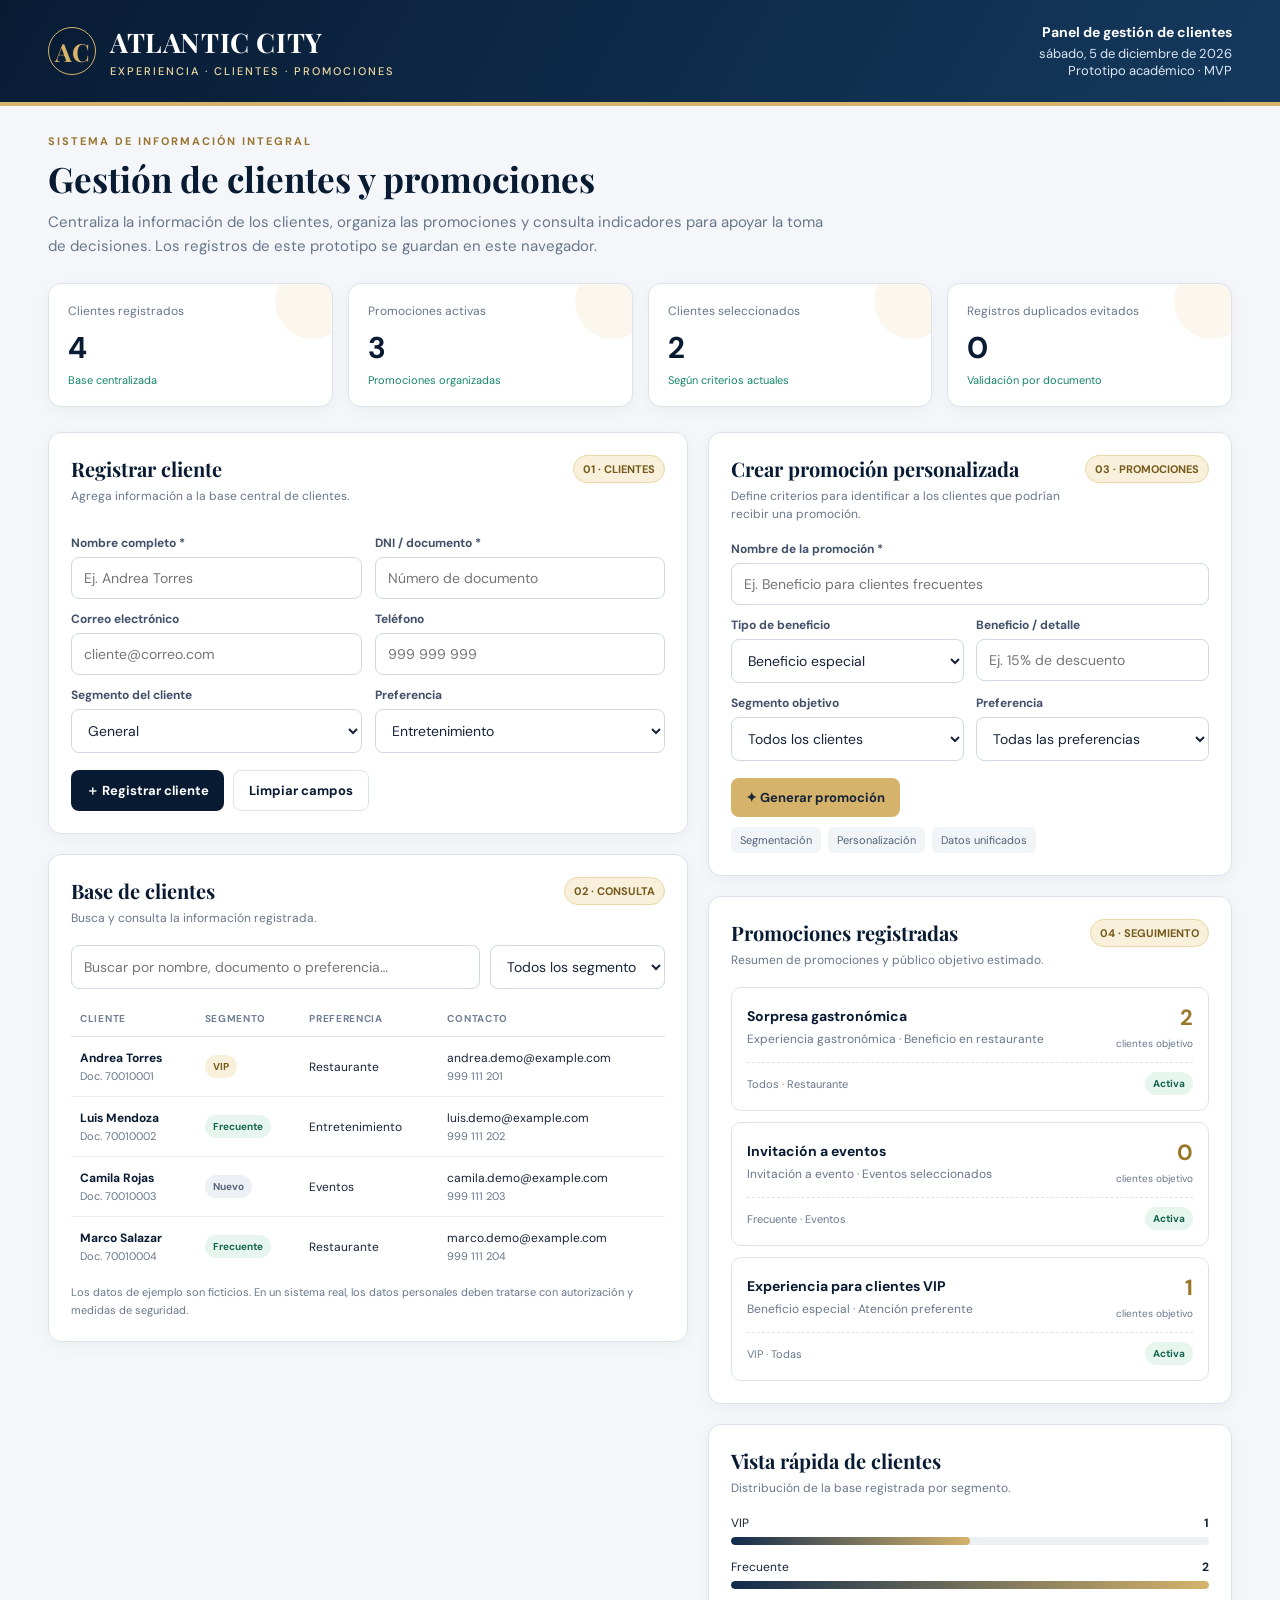
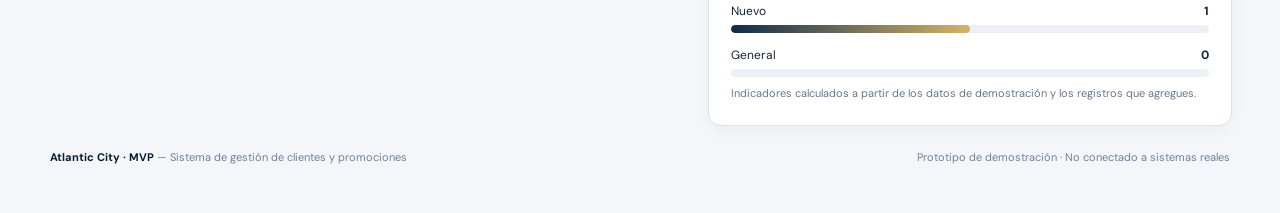
<file: prototipado/Atlantic_City_MVP.html>
<!DOCTYPE html>
<html lang="es">
<head>
<meta charset="UTF-8"><meta name="viewport" content="width=device-width, initial-scale=1.0">
<title>Atlantic City | Gestión de clientes y promociones</title>
<style>
@import url('https://fonts.googleapis.com/css2?family=DM+Sans:wght@400;500;600;700&family=Playfair+Display:wght@600;700&display=swap');
:root{--navy:#081b33;--navy2:#102b4b;--gold:#d5b36a;--gold2:#f0dca5;--paper:#f4f6f9;--ink:#172438;--muted:#68778b;--line:#dce3eb;--white:#fff;--green:#16846b;--red:#b54848}
*{box-sizing:border-box}body{margin:0;background:var(--paper);color:var(--ink);font:15px 'DM Sans',sans-serif}.app{max-width:1400px;margin:auto;min-height:100vh;background:var(--paper)}
header{background:linear-gradient(120deg,var(--navy),#14395d);color:white;padding:23px clamp(18px,4vw,48px);display:flex;align-items:center;justify-content:space-between;gap:20px;border-bottom:4px solid var(--gold)}.brand{display:flex;align-items:center;gap:14px}.mark{width:48px;height:48px;border:1px solid var(--gold);border-radius:50%;display:grid;place-items:center;color:var(--gold);font:700 25px 'Playfair Display',serif}.logo{font:700 27px 'Playfair Display',serif;letter-spacing:.6px}.logo small{display:block;font:500 11px 'DM Sans',sans-serif;letter-spacing:2px;color:var(--gold2);margin-top:4px;text-transform:uppercase}.head-right{text-align:right;color:#dce6f2;font-size:13px}.head-right strong{display:block;color:white;font-size:14px;margin-bottom:4px}
main{padding:28px clamp(16px,4vw,48px) 45px}.eyebrow{color:#987632;text-transform:uppercase;letter-spacing:2px;font-size:11px;font-weight:700;margin-bottom:7px}h1,h2,h3,p{margin-top:0}h1{font:700 clamp(26px,3vw,35px) 'Playfair Display',serif;margin-bottom:8px;color:var(--navy)}.intro{color:var(--muted);max-width:780px;line-height:1.6;margin-bottom:25px}.stats{display:grid;grid-template-columns:repeat(4,minmax(0,1fr));gap:15px;margin-bottom:25px}.stat,.panel{background:white;border:1px solid var(--line);border-radius:13px;box-shadow:0 4px 16px #0c27400a}.stat{padding:19px;position:relative;overflow:hidden}.stat:after{content:'';position:absolute;right:-18px;top:-20px;width:75px;height:75px;border-radius:50%;background:#d5b36a1c}.stat .label{font-size:12px;color:var(--muted);margin-bottom:9px}.stat strong{display:block;font-size:30px;color:var(--navy);font-weight:700}.stat small{display:block;color:var(--green);font-size:11px;margin-top:6px}.layout{display:grid;grid-template-columns:minmax(0,1.1fr) minmax(330px,.9fr);gap:20px}.panel{padding:22px;margin-bottom:20px}.panel-head{display:flex;justify-content:space-between;align-items:flex-start;gap:12px;margin-bottom:18px}.panel h2{font:700 20px 'Playfair Display',serif;color:var(--navy);margin-bottom:5px}.sub{font-size:12px;color:var(--muted);line-height:1.5}.tag{font-size:11px;font-weight:700;color:#75591d;background:#f8f0db;border:1px solid #ead8a6;padding:6px 9px;border-radius:20px;white-space:nowrap}
label{display:block;font-size:12px;font-weight:700;color:#42516a;margin:12px 0 6px}input,select{width:100%;padding:11px 12px;border:1px solid #cfd8e3;border-radius:8px;background:#fff;color:var(--ink);font:14px 'DM Sans',sans-serif;outline:none}input:focus,select:focus{border-color:#b99a51;box-shadow:0 0 0 3px #d5b36a20}.form-grid{display:grid;grid-template-columns:1fr 1fr;gap:0 13px}.full{grid-column:1/-1}.btn{border:0;border-radius:8px;padding:11px 15px;font:700 13px 'DM Sans',sans-serif;cursor:pointer;transition:.15s}.btn-primary{background:var(--navy);color:white}.btn-primary:hover{background:#173b61}.btn-gold{background:var(--gold);color:#172438}.btn-outline{background:white;border:1px solid var(--line);color:var(--navy)}.btn:active{transform:translateY(1px)}.actions{display:flex;gap:9px;margin-top:17px;flex-wrap:wrap}.message{display:none;margin-top:12px;padding:11px 12px;border-radius:8px;background:#e7f5ef;color:#14644f;font-size:13px}.message.show{display:block}
.searchrow{display:flex;gap:10px;margin-bottom:12px}.searchrow input{flex:1}.table-wrap{overflow-x:auto}table{width:100%;border-collapse:collapse;font-size:12px;min-width:540px}th{text-align:left;color:#718096;font-size:10px;text-transform:uppercase;letter-spacing:.7px;padding:11px 9px;border-bottom:1px solid var(--line)}td{padding:13px 9px;border-bottom:1px solid #edf0f4;vertical-align:middle}tbody tr:last-child td{border-bottom:0}.client-name{font-weight:700;color:var(--navy)}.muted{color:var(--muted);font-size:11px;margin-top:3px}.pill{display:inline-block;padding:5px 8px;border-radius:20px;font-size:10px;font-weight:700;background:#e7f5ef;color:#14644f}.pill.gold{background:#f8f0db;color:#75591d}.pill.gray{background:#edf0f4;color:#596579}.empty{text-align:center;padding:24px;color:var(--muted)}
.promo-list{display:grid;gap:11px}.promo{border:1px solid var(--line);border-radius:10px;padding:15px;display:grid;grid-template-columns:1fr auto;gap:10px;align-items:center}.promo h3{font-size:14px;color:var(--navy);margin-bottom:5px}.promo p{font-size:12px;color:var(--muted);margin:0;line-height:1.5}.promo-right{text-align:right}.promo-right strong{display:block;font-size:22px;color:#9a7629}.promo-right small{font-size:10px;color:var(--muted)}.promo-bottom{grid-column:1/-1;border-top:1px dashed var(--line);padding-top:9px;display:flex;align-items:center;justify-content:space-between;gap:10px;font-size:11px;color:var(--muted)}.criteria{display:grid;grid-template-columns:1fr 1fr;gap:0 12px}.segment{display:flex;gap:7px;flex-wrap:wrap;margin-top:10px}.segment span{font-size:11px;background:#f2f5f8;padding:6px 9px;border-radius:6px;color:#536278}.bar-list{display:grid;gap:14px}.bar-label{display:flex;justify-content:space-between;font-size:12px;margin-bottom:6px}.bar{height:8px;background:#edf0f4;border-radius:20px;overflow:hidden}.bar span{height:100%;display:block;background:linear-gradient(90deg,var(--navy2),var(--gold));border-radius:20px}.footnote{font-size:11px;color:var(--muted);line-height:1.6;margin:8px 0 0}.footer{display:flex;justify-content:space-between;gap:10px;flex-wrap:wrap;color:#738096;font-size:11px;padding:4px 2px}.footer b{color:var(--navy)}
@media(max-width:950px){.stats{grid-template-columns:repeat(2,minmax(0,1fr))}.layout{grid-template-columns:1fr}}@media(max-width:560px){header{align-items:flex-start}.head-right{display:none}.stats{gap:9px}.stat{padding:14px}.stat strong{font-size:25px}.panel{padding:16px}.form-grid,.criteria{grid-template-columns:1fr}.full{grid-column:auto}.panel-head{flex-wrap:wrap}.searchrow{flex-direction:column}}
</style></head>
<body><div class="app">
<header><div class="brand"><div class="mark">AC</div><div class="logo">ATLANTIC CITY<small>Experiencia · Clientes · Promociones</small></div></div><div class="head-right"><strong>Panel de gestión de clientes</strong><span id="today"></span><br><span>Prototipo académico · MVP</span></div></header>
<main><div class="eyebrow">Sistema de información integral</div><h1>Gestión de clientes y promociones</h1><p class="intro">Centraliza la información de los clientes, organiza las promociones y consulta indicadores para apoyar la toma de decisiones. Los registros de este prototipo se guardan en este navegador.</p>
<section class="stats"><div class="stat"><div class="label">Clientes registrados</div><strong id="statClients">4</strong><small>Base centralizada</small></div><div class="stat"><div class="label">Promociones activas</div><strong id="statPromos">3</strong><small>Promociones organizadas</small></div><div class="stat"><div class="label">Clientes seleccionados</div><strong id="statTarget">2</strong><small>Según criterios actuales</small></div><div class="stat"><div class="label">Registros duplicados evitados</div><strong id="statDuplicates">0</strong><small>Validación por documento</small></div></section>
<div class="layout"><div>
<section class="panel"><div class="panel-head"><div><h2>Registrar cliente</h2><div class="sub">Agrega información a la base central de clientes.</div></div><span class="tag">01 · CLIENTES</span></div>
<form id="clientForm"><div class="form-grid"><div><label for="nombre">Nombre completo *</label><input id="nombre" required placeholder="Ej. Andrea Torres"></div><div><label for="documento">DNI / documento *</label><input id="documento" required placeholder="Número de documento" inputmode="numeric"></div><div><label for="correo">Correo electrónico</label><input id="correo" type="email" placeholder="cliente@correo.com"></div><div><label for="telefono">Teléfono</label><input id="telefono" placeholder="999 999 999"></div><div><label for="segmento">Segmento del cliente</label><select id="segmento"><option>General</option><option>Frecuente</option><option>VIP</option><option>Nuevo</option></select></div><div><label for="preferencia">Preferencia</label><select id="preferencia"><option>Entretenimiento</option><option>Restaurante</option><option>Eventos</option><option>Promociones generales</option></select></div></div><div class="actions"><button class="btn btn-primary" type="submit">＋ Registrar cliente</button><button class="btn btn-outline" type="reset">Limpiar campos</button></div><div id="clientMessage" class="message"></div></form></section>
<section class="panel"><div class="panel-head"><div><h2>Base de clientes</h2><div class="sub">Busca y consulta la información registrada.</div></div><span class="tag">02 · CONSULTA</span></div><div class="searchrow"><input id="searchClient" placeholder="Buscar por nombre, documento o preferencia…"><select id="filterSegment" style="max-width:175px"><option value="Todos">Todos los segmentos</option><option>General</option><option>Frecuente</option><option>VIP</option><option>Nuevo</option></select></div><div class="table-wrap"><table><thead><tr><th>Cliente</th><th>Segmento</th><th>Preferencia</th><th>Contacto</th></tr></thead><tbody id="clientRows"></tbody></table></div><p class="footnote">Los datos de ejemplo son ficticios. En un sistema real, los datos personales deben tratarse con autorización y medidas de seguridad.</p></section>
</div><div>
<section class="panel"><div class="panel-head"><div><h2>Crear promoción personalizada</h2><div class="sub">Define criterios para identificar a los clientes que podrían recibir una promoción.</div></div><span class="tag">03 · PROMOCIONES</span></div><form id="promoForm"><label for="promoName">Nombre de la promoción *</label><input id="promoName" required placeholder="Ej. Beneficio para clientes frecuentes"><div class="criteria"><div><label for="promoType">Tipo de beneficio</label><select id="promoType"><option value="Beneficio especial">Beneficio especial</option><option value="Descuento">Descuento</option><option value="Invitación a evento">Invitación a evento</option><option value="Experiencia gastronómica">Experiencia gastronómica</option></select></div><div><label for="promoValue">Beneficio / detalle</label><input id="promoValue" placeholder="Ej. 15% de descuento"></div><div><label for="targetSegment">Segmento objetivo</label><select id="targetSegment"><option value="Todos">Todos los clientes</option><option>General</option><option>Frecuente</option><option>VIP</option><option>Nuevo</option></select></div><div><label for="targetPreference">Preferencia</label><select id="targetPreference"><option value="Todas">Todas las preferencias</option><option>Entretenimiento</option><option>Restaurante</option><option>Eventos</option><option>Promociones generales</option></select></div></div><div class="actions"><button class="btn btn-gold" type="submit">✦ Generar promoción</button></div><div id="promoMessage" class="message"></div></form><div class="segment"><span>Segmentación</span><span>Personalización</span><span>Datos unificados</span></div></section>
<section class="panel"><div class="panel-head"><div><h2>Promociones registradas</h2><div class="sub">Resumen de promociones y público objetivo estimado.</div></div><span class="tag">04 · SEGUIMIENTO</span></div><div id="promoList" class="promo-list"></div></section>
<section class="panel"><div class="panel-head"><div><h2>Vista rápida de clientes</h2><div class="sub">Distribución de la base registrada por segmento.</div></div></div><div id="segmentBars" class="bar-list"></div><p class="footnote">Indicadores calculados a partir de los datos de demostración y los registros que agregues.</p></section>
</div></div>
<div class="footer"><span><b>Atlantic City · MVP</b> — Sistema de gestión de clientes y promociones</span><span>Prototipo de demostración · No conectado a sistemas reales</span></div>
</main></div>
<script>
const seedClients=[
 {nombre:'Andrea Torres',documento:'70010001',correo:'andrea.demo@example.com',telefono:'999 111 201',segmento:'VIP',preferencia:'Restaurante'},
 {nombre:'Luis Mendoza',documento:'70010002',correo:'luis.demo@example.com',telefono:'999 111 202',segmento:'Frecuente',preferencia:'Entretenimiento'},
 {nombre:'Camila Rojas',documento:'70010003',correo:'camila.demo@example.com',telefono:'999 111 203',segmento:'Nuevo',preferencia:'Eventos'},
 {nombre:'Marco Salazar',documento:'70010004',correo:'marco.demo@example.com',telefono:'999 111 204',segmento:'Frecuente',preferencia:'Restaurante'}
];
const seedPromos=[
 {nombre:'Experiencia para clientes VIP',tipo:'Beneficio especial',valor:'Atención preferente',segmento:'VIP',preferencia:'Todas',activa:true},
 {nombre:'Invitación a eventos',tipo:'Invitación a evento',valor:'Eventos seleccionados',segmento:'Frecuente',preferencia:'Eventos',activa:true},
 {nombre:'Sorpresa gastronómica',tipo:'Experiencia gastronómica',valor:'Beneficio en restaurante',segmento:'Todos',preferencia:'Restaurante',activa:true}
];
let clients=load('ac_clients',seedClients),promos=load('ac_promos',seedPromos),duplicates=Number(localStorage.getItem('ac_duplicates')||0);
function load(key,fallback){try{const x=localStorage.getItem(key);return x?JSON.parse(x):fallback}catch(e){return fallback}}
function save(){try{localStorage.setItem('ac_clients',JSON.stringify(clients));localStorage.setItem('ac_promos',JSON.stringify(promos));localStorage.setItem('ac_duplicates',String(duplicates))}catch(e){}}
function esc(s){return String(s??'').replace(/[&<>"']/g,c=>({'&':'&amp;','<':'&lt;','>':'&gt;','"':'&quot;',"'":'&#39;'}[c]))}
function targetCount(p){return clients.filter(c=>(p.segmento==='Todos'||c.segmento===p.segmento)&&(p.preferencia==='Todas'||c.preferencia===p.preferencia)).length}
function update(){document.getElementById('statClients').textContent=clients.length;document.getElementById('statPromos').textContent=promos.filter(p=>p.activa).length;const last=promos[promos.length-1];document.getElementById('statTarget').textContent=last?targetCount(last):0;document.getElementById('statDuplicates').textContent=duplicates;renderClients();renderPromos();renderBars();save()}
function renderClients(){const q=document.getElementById('searchClient').value.toLowerCase(),seg=document.getElementById('filterSegment').value;const filtered=clients.filter(c=>(seg==='Todos'||c.segmento===seg)&&[c.nombre,c.documento,c.preferencia,c.correo].join(' ').toLowerCase().includes(q));document.getElementById('clientRows').innerHTML=filtered.length?filtered.map(c=>`<tr><td><div class="client-name">${esc(c.nombre)}</div><div class="muted">Doc. ${esc(c.documento)}</div></td><td><span class="pill ${c.segmento==='VIP'?'gold':c.segmento==='Nuevo'?'gray':''}">${esc(c.segmento)}</span></td><td>${esc(c.preferencia)}</td><td>${esc(c.correo||'—')}<div class="muted">${esc(c.telefono||'Sin teléfono')}</div></td></tr>`).join(''):'<tr><td colspan="4" class="empty">No se encontraron clientes.</td></tr>'}
function renderPromos(){document.getElementById('promoList').innerHTML=promos.length?promos.slice().reverse().map(p=>`<article class="promo"><div><h3>${esc(p.nombre)}</h3><p>${esc(p.tipo)}${p.valor?' · '+esc(p.valor):''}</p></div><div class="promo-right"><strong>${targetCount(p)}</strong><small>clientes objetivo</small></div><div class="promo-bottom"><span>${esc(p.segmento)} · ${esc(p.preferencia)}</span><span class="pill">${p.activa?'Activa':'Inactiva'}</span></div></article>`).join(''):'<div class="empty">Aún no hay promociones. Crea una usando el formulario.</div>'}
function renderBars(){const counts=['VIP','Frecuente','Nuevo','General'].map(s=>({s,n:clients.filter(c=>c.segmento===s).length}));const max=Math.max(1,...counts.map(x=>x.n));document.getElementById('segmentBars').innerHTML=counts.map(x=>`<div><div class="bar-label"><span>${x.s}</span><strong>${x.n}</strong></div><div class="bar"><span style="width:${x.n/max*100}%"></span></div></div>`).join('')}
function message(id,text){const el=document.getElementById(id);el.textContent=text;el.classList.add('show');setTimeout(()=>el.classList.remove('show'),4500)}
document.getElementById('clientForm').addEventListener('submit',e=>{e.preventDefault();const doc=document.getElementById('documento').value.trim();if(clients.some(c=>c.documento===doc)){duplicates++;save();update();message('clientMessage','Este documento ya está registrado. Se evitó crear un registro duplicado.');return}clients.push({nombre:document.getElementById('nombre').value.trim(),documento:doc,correo:document.getElementById('correo').value.trim(),telefono:document.getElementById('telefono').value.trim(),segmento:document.getElementById('segmento').value,preferencia:document.getElementById('preferencia').value});e.target.reset();update();message('clientMessage','Cliente registrado correctamente en la base de demostración.')});
document.getElementById('promoForm').addEventListener('submit',e=>{e.preventDefault();const p={nombre:document.getElementById('promoName').value.trim(),tipo:document.getElementById('promoType').value,valor:document.getElementById('promoValue').value.trim(),segmento:document.getElementById('targetSegment').value,preferencia:document.getElementById('targetPreference').value,activa:true};promos.push(p);e.target.reset();update();message('promoMessage',`Promoción creada. ${targetCount(p)} cliente(s) cumplen los criterios seleccionados.`)});
document.getElementById('searchClient').addEventListener('input',renderClients);document.getElementById('filterSegment').addEventListener('change',renderClients);
document.getElementById('today').textContent=new Intl.DateTimeFormat('es-PE',{dateStyle:'full'}).format(new Date());update();
</script></body></html>
</file>
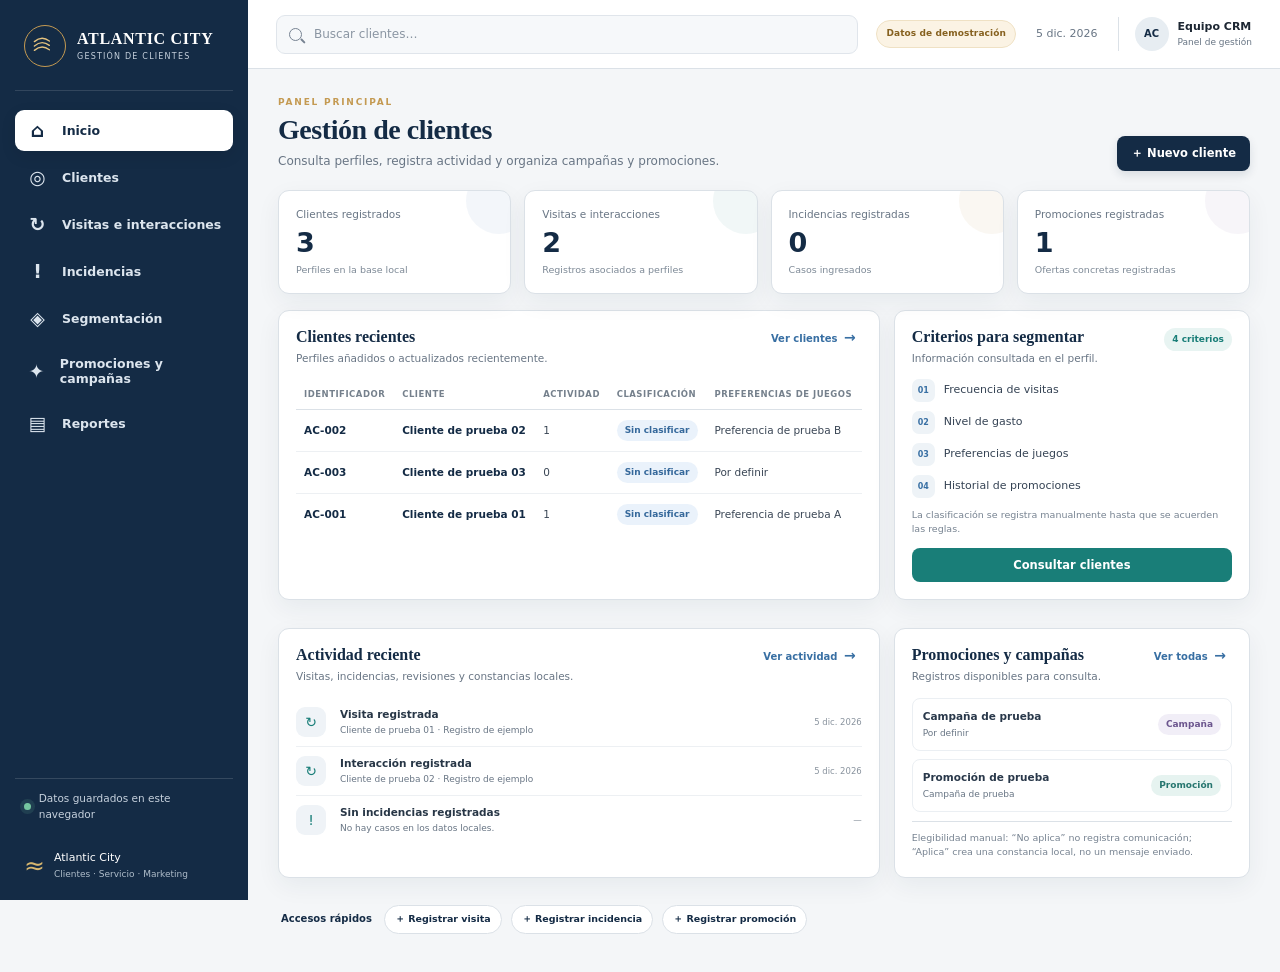
<file: desarrollo/html_css_js/Atlantic_City_MVP_Ampliado_Referencia.html>
<!doctype html>
<html lang="es">
<head>
  <meta charset="utf-8">
  <meta name="viewport" content="width=device-width, initial-scale=1">
  <meta name="theme-color" content="#142b45">
  <title>Atlantic City | Gestión de clientes</title>
  <style>
:root{--navy:#142b45;--navy2:#203f5f;--blue:#386fa3;--teal:#197e78;--teal-soft:#e8f4f2;--gold:#c49a52;--gold-soft:#fbf3e4;--purple:#715c98;--purple-soft:#f1eef7;--paper:#f4f6f8;--white:#fff;--ink:#1d2733;--muted:#687584;--line:#dbe1e7;--soft:#eef2f5;--danger:#a54646;--success:#287458;--shadow:0 8px 24px rgba(20,43,69,.06)}
*{box-sizing:border-box}html{scroll-behavior:smooth}body{margin:0;background:var(--paper);color:var(--ink);font:14px/1.45 Inter,ui-sans-serif,system-ui,-apple-system,"Segoe UI",Arial,sans-serif}.app-shell{min-height:100vh;display:flex}.sidebar{width:248px;flex:0 0 248px;background:var(--navy);color:#fff;padding:22px 15px 16px;display:flex;flex-direction:column;min-height:100vh;position:sticky;top:0;height:100vh;z-index:20}.brand{display:flex;align-items:center;gap:11px;padding:3px 9px 23px;border-bottom:1px solid rgba(255,255,255,.13)}.brand-mark{width:42px;height:42px;border:1px solid #c49a52;border-radius:50%;display:grid;place-items:center;color:#e4c27e;flex:none}.brand-mark svg{width:30px;height:30px;fill:none;stroke:currentColor;stroke-width:2.2;stroke-linecap:round}.brand-copy strong{display:block;font:700 16px Georgia,serif;letter-spacing:.7px}.brand-copy span{display:block;margin-top:3px;color:#c6d1dd;font-size:8px;letter-spacing:1.2px}.main-nav{display:grid;gap:6px;padding-top:19px}.nav-link{appearance:none;border:0;background:transparent;color:#dce5ee;border-radius:9px;padding:11px 10px;display:flex;align-items:center;gap:12px;text-align:left;font:600 12.5px system-ui,sans-serif;cursor:pointer;transition:.18s}.nav-link:hover{background:rgba(255,255,255,.08);color:#fff}.nav-link.active{background:#fff;color:var(--navy);box-shadow:0 5px 16px rgba(0,0,0,.09)}.nav-icon{font-size:19px;width:25px;text-align:center;line-height:1;color:inherit}.sidebar-bottom{margin-top:auto}.sidebar-note{display:flex;gap:8px;align-items:center;padding:12px 9px;color:#c6d1dd;font-size:10.5px;border-top:1px solid rgba(255,255,255,.14)}.tiny-dot{width:7px;height:7px;border-radius:50%;background:#75c7a0;box-shadow:0 0 0 4px rgba(117,199,160,.13)}.sidebar-footer{display:flex;align-items:center;gap:9px;padding:14px 9px 0;font-size:11px;color:#fff}.sidebar-footer small{color:#afbdca;font-size:9px}.footer-wave{color:#d8b76f;font-size:25px}.main-shell{min-width:0;flex:1}.topbar{height:69px;padding:0 28px;background:rgba(255,255,255,.94);border-bottom:1px solid var(--line);display:flex;align-items:center;gap:18px;position:sticky;top:0;z-index:10;backdrop-filter:blur(10px)}.global-search{max-width:590px;flex:1;display:flex;align-items:center;gap:10px;background:#f6f8fa;border:1px solid #e0e5eb;border-radius:9px;padding:0 12px;height:39px;color:#778392}.global-search span{font-size:22px}.global-search input{border:0;background:transparent;outline:0;width:100%;font:12px system-ui,sans-serif;color:var(--ink)}.global-search input::placeholder{color:#8a95a2}.topbar-right{display:flex;align-items:center;gap:20px;margin-left:auto}.today-label{font-size:11px;color:var(--muted)}.user-badge{display:flex;align-items:center;gap:9px;padding-left:16px;border-left:1px solid var(--line)}.avatar{width:34px;height:34px;border-radius:50%;display:grid;place-items:center;background:#e7edf2;color:var(--navy);font-size:10px;font-weight:800}.user-badge strong,.user-badge small{display:block}.user-badge strong{font-size:11px}.user-badge small{font-size:9px;color:var(--muted);margin-top:2px}.mobile-menu{display:none;border:0;background:transparent;color:var(--navy);font-size:22px;cursor:pointer}.content{max-width:1520px;margin:0 auto;padding:27px 30px 36px}.view{display:none}.view.active{display:block;animation:fade .18s ease}@keyframes fade{from{opacity:.55;transform:translateY(3px)}to{opacity:1;transform:none}}.eyebrow{font-size:9px;letter-spacing:1.8px;text-transform:uppercase;font-weight:800;color:var(--gold);margin-bottom:5px}.page-heading{display:flex;justify-content:space-between;align-items:flex-end;gap:18px;margin-bottom:19px}.page-heading h1{margin:0;color:var(--navy);font:700 28px/1.15 Georgia,"Times New Roman",serif;letter-spacing:-.45px}.page-heading p{margin:7px 0 0;color:var(--muted);font-size:12px}.button{border:0;border-radius:8px;padding:10px 14px;display:inline-flex;align-items:center;justify-content:center;gap:7px;font:700 11.5px system-ui,sans-serif;cursor:pointer;transition:.15s;text-decoration:none}.button:hover{transform:translateY(-1px);filter:brightness(1.03)}.button-primary{background:var(--navy);color:#fff;box-shadow:0 4px 10px rgba(20,43,69,.12)}.button-secondary{background:var(--teal);color:#fff}.button-ghost{background:#fff;border:1px solid var(--line);color:var(--navy)}.button-wide{width:100%;margin-top:12px}.icon-button{border:0;background:transparent;color:var(--muted);font-size:20px;cursor:pointer}.metric-grid{display:grid;grid-template-columns:repeat(4,minmax(0,1fr));gap:13px;margin-bottom:16px}.metric-card{background:var(--white);border:1px solid var(--line);border-radius:11px;padding:16px 17px;box-shadow:var(--shadow);position:relative;overflow:hidden}.metric-card:after{content:"";position:absolute;width:66px;height:66px;right:-22px;top:-23px;border-radius:50%;background:currentColor;opacity:.06}.accent-blue{color:var(--blue)}.accent-teal{color:var(--teal)}.accent-amber{color:#ad7b27}.accent-purple{color:var(--purple)}.metric-label{font-size:10.5px;color:var(--muted);margin-bottom:7px}.metric-value{font-size:27px;line-height:1;color:var(--navy);font-weight:750}.metric-foot{font-size:9.5px;color:#7d8996;margin-top:7px}.home-grid{display:grid;grid-template-columns:minmax(0,1.52fr) minmax(290px,.9fr);gap:14px}.panel{background:var(--white);border:1px solid var(--line);border-radius:11px;padding:17px;box-shadow:var(--shadow);margin-bottom:14px;min-width:0}.panel-heading{display:flex;justify-content:space-between;align-items:flex-start;gap:12px;margin-bottom:13px}.panel-heading h2{margin:0;color:var(--navy);font:700 16px Georgia,"Times New Roman",serif}.panel-heading p{font-size:10.5px;color:var(--muted);margin:5px 0 0;line-height:1.45}.soft-tag{white-space:nowrap;background:var(--teal-soft);color:var(--teal);font-size:9px;font-weight:800;padding:5px 8px;border-radius:20px}.text-button{background:transparent;border:0;color:var(--blue);font:700 10px system-ui,sans-serif;white-space:nowrap;cursor:pointer}.text-button span{font-size:14px;margin-left:3px}.table-wrap{width:100%;overflow:auto}table{border-collapse:collapse;width:100%;font-size:10.5px;min-width:540px}th{text-align:left;padding:9px 8px;color:#75808c;font-size:8.5px;text-transform:uppercase;letter-spacing:.5px;border-bottom:1px solid var(--line);white-space:nowrap}td{padding:10px 8px;border-bottom:1px solid #edf0f3;vertical-align:middle;color:#394554}tbody tr:last-child td{border-bottom:0}.cell-primary{font-weight:700;color:var(--navy)}.cell-muted{font-size:9px;color:var(--muted);margin-top:2px}.chip{display:inline-flex;align-items:center;gap:5px;border-radius:30px;padding:4px 8px;background:#eef2f6;color:#536170;font-size:9px;font-weight:700}.chip-blue{background:#eaf2fb;color:#35689b}.chip-teal{background:#e6f3f0;color:#26766f}.chip-amber{background:#fbf2e3;color:#996a1b}.chip-purple{background:#f1eef7;color:#6c568e}.chip-gray{background:#f0f2f4;color:#636c77}.criteria-list{list-style:none;padding:0;margin:3px 0 9px;display:grid;gap:9px}.criteria-list li{display:flex;align-items:center;gap:9px;font-size:11px;color:#354354}.criterion-number{display:grid;place-items:center;width:23px;height:23px;border-radius:7px;background:#eef3f7;color:var(--blue);font-size:8px;font-weight:800}.hint{font-size:9.5px;color:#778391;line-height:1.5;margin:10px 0 0}.activity-list{display:grid;gap:0}.activity-item{display:grid;grid-template-columns:34px 1fr auto;gap:10px;align-items:center;padding:9px 0;border-bottom:1px solid #edf0f3}.activity-item:last-child{border-bottom:0}.activity-icon{width:30px;height:30px;border-radius:9px;background:#eff3f7;color:var(--teal);display:grid;place-items:center;font-size:14px}.activity-title{font-size:10.5px;font-weight:700;color:#273646}.activity-sub{font-size:9px;color:var(--muted);margin-top:2px}.activity-date{font-size:8.5px;color:#88929d;white-space:nowrap}.compact-promo-list{display:grid;gap:8px}.compact-promo{display:flex;justify-content:space-between;gap:10px;align-items:center;border:1px solid #ebeff3;border-radius:8px;padding:10px}.compact-promo strong{display:block;font-size:10.5px;color:#29384a}.compact-promo small{display:block;margin-top:3px;font-size:9px;color:var(--muted)}.compact-promo .chip{flex:none}.quick-actions{display:flex;align-items:center;gap:9px;flex-wrap:wrap;padding:13px 3px 2px;color:var(--muted);font-size:10px}.quick-actions strong{color:var(--navy);margin-right:3px}.quick-actions button{border:1px solid var(--line);background:#fff;color:var(--navy);border-radius:20px;padding:7px 10px;font:600 9.5px system-ui,sans-serif;cursor:pointer}.quick-actions button:hover{border-color:var(--teal);color:var(--teal)}.form-panel{border-top:3px solid var(--teal)}.hidden{display:none!important}.form-grid{display:grid;grid-template-columns:repeat(2,minmax(0,1fr));gap:11px 13px}.form-grid label,.segment-form>label{display:block;font-size:10px;font-weight:700;color:#435165}.form-grid input,.form-grid select,.form-grid textarea,.segment-form input,.segment-form select,.search-field input,.toolbar select{display:block;width:100%;margin-top:5px;border:1px solid #d8dfe6;background:#fff;border-radius:7px;padding:9px 10px;font:10.5px system-ui,sans-serif;color:var(--ink);outline:none;resize:vertical}.form-grid input:focus,.form-grid textarea:focus,.segment-form input:focus,.search-field input:focus{border-color:var(--teal);box-shadow:0 0 0 3px rgba(25,126,120,.1)}.full-field{grid-column:1/-1}.form-actions{display:flex;gap:8px;align-items:center;margin-top:14px}.toolbar{display:flex;gap:10px;align-items:center;margin-bottom:11px}.search-field{display:flex;align-items:center;gap:7px;border:1px solid #d8dfe6;background:#fff;border-radius:7px;padding:0 10px;color:#8a95a2;min-width:0}.search-field span{font-size:18px}.search-field input{border:0;margin:0;box-shadow:none!important;padding:9px 0;min-width:0}.toolbar .search-field{flex:1}.toolbar select{width:auto;min-width:180px;margin:0}.table-action{border:0;background:transparent;color:var(--blue);font:700 9px system-ui,sans-serif;cursor:pointer}.split-grid{display:grid;grid-template-columns:minmax(0,1.3fr) minmax(270px,.8fr);gap:14px}.note-panel{border-top:3px solid var(--gold)}.summary-note{margin-top:14px;padding:13px;border-radius:8px;background:#fbf6eb;border:1px solid #f0e5cc;display:grid;gap:5px}.summary-note strong{color:#926d2a;font-size:10px}.summary-note span{font-size:10px;color:#5e6268;line-height:1.5}.segment-form{display:grid;grid-template-columns:1fr minmax(180px,260px) auto;gap:12px;align-items:end}.criteria-grid{grid-column:1/-1;display:grid;grid-template-columns:repeat(4,minmax(0,1fr));gap:9px}.criteria-value{border:1px solid #e4e9ed;border-radius:8px;padding:10px;background:#fbfcfd}.criteria-value small{display:block;color:var(--muted);font-size:8px;text-transform:uppercase;letter-spacing:.4px}.criteria-value strong{display:block;margin-top:5px;color:var(--navy);font-size:10px;word-break:break-word}.segment-form>label:first-child{grid-column:1/-1}.segment-form>button{grid-column:3;grid-row:2}.segment-form>label:nth-last-child(2){grid-column:1/3}.empty-state{text-align:center;padding:24px 12px;color:#7b8793;font-size:10px}.bar-list{display:grid;gap:12px}.bar-row{display:grid;grid-template-columns:120px 1fr 35px;gap:9px;align-items:center;font-size:9.5px;color:#465463}.bar-track{height:9px;background:#eef1f4;border-radius:20px;overflow:hidden}.bar-fill{height:100%;background:linear-gradient(90deg,var(--teal),#7fbbb0);border-radius:20px}.report-metrics{margin-top:4px}.report-note{padding:10px 2px}.toast{position:fixed;bottom:22px;right:22px;z-index:80;background:var(--navy);color:#fff;border-radius:9px;padding:11px 15px;font-size:11px;box-shadow:0 10px 24px rgba(0,0,0,.18);opacity:0;transform:translateY(8px);pointer-events:none;transition:.2s;max-width:min(390px,calc(100vw - 34px))}.toast.show{opacity:1;transform:none}.danger-link{color:var(--danger)}.marketing-rule-note{border-top:1px solid var(--line);padding-top:9px;margin-top:9px}
@media(max-width:1150px){.sidebar{width:218px;flex-basis:218px}.content{padding:22px}.home-grid{grid-template-columns:1fr}.metric-grid{gap:9px}.segment-form{grid-template-columns:1fr 1fr}.segment-form>label:first-child{grid-column:1/-1}.segment-form>button{grid-column:2;grid-row:auto}.segment-form>label:nth-last-child(2){grid-column:1/-1}.criteria-grid{grid-template-columns:repeat(2,minmax(0,1fr))}}
@media(max-width:760px){.sidebar{position:fixed;left:0;top:0;transform:translateX(-102%);transition:transform .22s;width:255px;height:100vh;box-shadow:12px 0 30px rgba(0,0,0,.12)}.sidebar.open{transform:translateX(0)}.mobile-menu{display:block}.topbar{padding:0 14px;gap:10px}.today-label{display:none}.topbar-right{gap:8px}.user-badge{padding-left:8px}.user-badge small{display:none}.content{padding:19px 14px 28px}.page-heading{align-items:flex-start;flex-direction:column}.page-heading h1{font-size:25px}.metric-grid{grid-template-columns:repeat(2,minmax(0,1fr))}.split-grid{grid-template-columns:1fr}.toolbar{align-items:stretch;flex-direction:column}.toolbar select{width:100%}.segment-form{grid-template-columns:1fr}.segment-form>button,.segment-form>label:nth-last-child(2){grid-column:1}.criteria-grid{grid-template-columns:repeat(2,minmax(0,1fr))}.table-wrap table{min-width:650px}.home-grid{grid-template-columns:1fr}}
@media(max-width:430px){.global-search{height:35px}.global-search input{font-size:10px}.avatar{width:29px;height:29px}.user-badge strong{font-size:9px}.user-badge{gap:5px}.metric-card{padding:13px}.metric-value{font-size:23px}.metric-label{font-size:9.5px}.criteria-grid{grid-template-columns:1fr 1fr}.quick-actions{align-items:flex-start}.quick-actions strong{width:100%}}

.search-glass{display:inline-block;position:relative;width:13px;height:13px;flex:none;border:1.7px solid currentColor;border-radius:50%;font-size:0!important}.search-glass:after{content:"";position:absolute;width:6px;height:1.7px;right:-5px;bottom:-2px;border-radius:2px;background:currentColor;transform:rotate(45deg)}.search-field .search-glass{width:11px;height:11px}

.demo-label{white-space:nowrap;background:var(--gold-soft);border:1px solid #efe1c4;color:#86611f;border-radius:30px;padding:6px 9px;font-size:9px;font-weight:800;letter-spacing:.1px}
@media(max-width:430px){.demo-label{padding:5px 7px;font-size:8px}}

</style>
</head>
<body>
<div class="app-shell">
  <aside class="sidebar" id="sidebar">
    <div class="brand">
      <div class="brand-mark" aria-hidden="true"><svg viewBox="0 0 48 48"><path d="M7 17c8-7 16-7 24-1M7 24c8-7 16-7 24-1M7 31c8-7 16-7 24-1"/></svg></div>
      <div class="brand-copy"><strong>ATLANTIC CITY</strong><span>GESTIÓN DE CLIENTES</span></div>
    </div>
    <nav class="main-nav" aria-label="Navegación principal">
      <button class="nav-link active" data-view="home"><span class="nav-icon">⌂</span><span>Inicio</span></button>
      <button class="nav-link" data-view="clients"><span class="nav-icon">◎</span><span>Clientes</span></button>
      <button class="nav-link" data-view="visits"><span class="nav-icon">↻</span><span>Visitas e interacciones</span></button>
      <button class="nav-link" data-view="incidents"><span class="nav-icon">!</span><span>Incidencias</span></button>
      <button class="nav-link" data-view="segments"><span class="nav-icon">◈</span><span>Segmentación</span></button>
      <button class="nav-link" data-view="promotions"><span class="nav-icon">✦</span><span>Promociones y campañas</span></button>
      <button class="nav-link" data-view="reports"><span class="nav-icon">▤</span><span>Reportes</span></button>
    </nav>
    <div class="sidebar-bottom">
      <div class="sidebar-note"><span class="tiny-dot"></span><span>Datos guardados en este navegador</span></div>
      <div class="sidebar-footer"><span class="footer-wave">≈</span><span>Atlantic City<br><small>Clientes · Servicio · Marketing</small></span></div>
    </div>
  </aside>

  <div class="main-shell">
    <header class="topbar">
      <button class="mobile-menu" id="menu-toggle" aria-label="Abrir menú">☰</button>
      <label class="global-search"><span class="search-glass" aria-hidden="true"></span><input id="global-search" type="search" placeholder="Buscar clientes…" autocomplete="off"></label>
      <div class="topbar-right"><span class="demo-label">Datos de demostración</span><span class="today-label" id="today-label"></span><span class="user-badge"><span class="avatar">AC</span><span><strong>Equipo CRM</strong><small>Panel de gestión</small></span></span></div>
    </header>

    <main class="content">
      <section class="view active" id="view-home">
        <div class="eyebrow">Panel principal</div>
        <div class="page-heading"><div><h1>Gestión de clientes</h1><p>Consulta perfiles, registra actividad y organiza campañas y promociones.</p></div><button class="button button-primary" data-go="clients">＋ Nuevo cliente</button></div>
        <div class="metric-grid">
          <article class="metric-card accent-blue"><div class="metric-label">Clientes registrados</div><div class="metric-value" id="stat-clients">0</div><div class="metric-foot">Perfiles en la base local</div></article>
          <article class="metric-card accent-teal"><div class="metric-label">Visitas e interacciones</div><div class="metric-value" id="stat-visits">0</div><div class="metric-foot">Registros asociados a perfiles</div></article>
          <article class="metric-card accent-amber"><div class="metric-label">Incidencias registradas</div><div class="metric-value" id="stat-incidents">0</div><div class="metric-foot">Casos ingresados</div></article>
          <article class="metric-card accent-purple"><div class="metric-label">Promociones registradas</div><div class="metric-value" id="stat-promos">0</div><div class="metric-foot">Ofertas concretas registradas</div></article>
        </div>
        <div class="home-grid">
          <section class="panel panel-large">
            <div class="panel-heading"><div><h2>Clientes recientes</h2><p>Perfiles añadidos o actualizados recientemente.</p></div><button class="text-button" data-go="clients">Ver clientes <span>→</span></button></div>
            <div class="table-wrap"><table><thead><tr><th>Identificador</th><th>Cliente</th><th>Actividad</th><th>Clasificación</th><th>Preferencias de juegos</th></tr></thead><tbody id="home-client-rows"></tbody></table></div>
          </section>
          <section class="panel criteria-panel">
            <div class="panel-heading"><div><h2>Criterios para segmentar</h2><p>Información consultada en el perfil.</p></div><span class="soft-tag">4 criterios</span></div>
            <ul class="criteria-list"><li><span class="criterion-number">01</span><span>Frecuencia de visitas</span></li><li><span class="criterion-number">02</span><span>Nivel de gasto</span></li><li><span class="criterion-number">03</span><span>Preferencias de juegos</span></li><li><span class="criterion-number">04</span><span>Historial de promociones</span></li></ul>
            <p class="hint">La clasificación se registra manualmente hasta que se acuerden las reglas.</p>
            <button class="button button-secondary button-wide" data-go="segments">Consultar clientes</button>
          </section>
          <section class="panel activity-panel">
            <div class="panel-heading"><div><h2>Actividad reciente</h2><p>Visitas, incidencias, revisiones y constancias locales.</p></div><button class="text-button" data-go="visits">Ver actividad <span>→</span></button></div>
            <div id="home-activity" class="activity-list"></div>
          </section>
          <section class="panel promo-panel">
            <div class="panel-heading"><div><h2>Promociones y campañas</h2><p>Registros disponibles para consulta.</p></div><button class="text-button" data-go="promotions">Ver todas <span>→</span></button></div>
            <div id="home-promotions" class="compact-promo-list"></div><p class="hint marketing-rule-note">Elegibilidad manual: “No aplica” no registra comunicación; “Aplica” crea una constancia local, no un mensaje enviado.</p>
          </section>
        </div>
        <div class="quick-actions"><strong>Accesos rápidos</strong><button data-go="visits">＋ Registrar visita</button><button data-go="incidents">＋ Registrar incidencia</button><button data-go="promotions">＋ Registrar promoción</button></div>
      </section>

      <section class="view" id="view-clients">
        <div class="eyebrow">Perfiles</div>
        <div class="page-heading"><div><h1>Clientes</h1><p>Registra, consulta y actualiza perfiles.</p></div><button class="button button-primary" id="toggle-client-form">＋ Nuevo cliente</button></div>
        <section class="panel form-panel hidden" id="client-form-panel"><div class="panel-heading"><div><h2 id="client-form-title">Registrar cliente</h2><p>Completa los campos definidos para el perfil.</p></div><button class="icon-button" type="button" id="close-client-form" aria-label="Cerrar">×</button></div>
          <form id="client-form"><input type="hidden" id="client-edit-key"><div class="form-grid">
            <label>Identificador de referencia *<input id="client-code" required maxlength="32" placeholder="Ej. AC-001"></label>
            <label>Nombre del cliente *<input id="client-name" required maxlength="90" placeholder="Nombre para el perfil"></label>
            <label>Nivel de gasto (dato disponible)<input id="client-spend" maxlength="80" placeholder="Dato ingresado / por definir"></label>
            <label>Preferencias de juegos<input id="client-games" maxlength="120" placeholder="Dato ingresado / por definir"></label>
            <label class="full-field">Clasificación manual (opcional)<input id="client-segment" maxlength="60" placeholder="Escribe la etiqueta acordada; no se calcula automáticamente"></label>
          </div><div class="form-actions"><button class="button button-primary" type="submit" id="client-submit">Guardar perfil</button><button class="button button-ghost" type="button" id="cancel-client-form">Cancelar</button></div></form>
        </section>
        <section class="panel"><div class="panel-heading"><div><h2>Base de clientes</h2><p id="client-count-label">Perfiles registrados</p></div></div>
          <div class="toolbar"><label class="search-field"><span class="search-glass" aria-hidden="true"></span><input id="client-search" type="search" placeholder="Buscar por identificador, nombre o preferencia…"></label><select id="client-segment-filter" aria-label="Filtrar por clasificación"><option value="">Todas las clasificaciones</option></select></div>
          <div class="table-wrap"><table><thead><tr><th>Identificador</th><th>Nombre</th><th>Actividad</th><th>Nivel de gasto</th><th>Preferencias de juegos</th><th>Clasificación</th><th></th></tr></thead><tbody id="client-rows"></tbody></table></div>
        </section>
      </section>

      <section class="view" id="view-visits">
        <div class="eyebrow">Historial de atención</div><div class="page-heading"><div><h1>Visitas e interacciones</h1><p>Registra cada visita o interacción vinculada a un perfil.</p></div></div>
        <div class="split-grid"><section class="panel"><div class="panel-heading"><div><h2>Registrar actividad</h2><p>El registro permanece asociado al cliente aunque no haya promoción.</p></div></div>
          <form id="visit-form"><div class="form-grid"><label class="full-field">Cliente *<select id="visit-client" required></select></label><label>Tipo de actividad<select id="visit-kind"><option>Visita</option><option>Interacción</option></select></label><label>Fecha<input id="visit-date" type="date" required></label><label class="full-field">Nota de atención (opcional)<textarea id="visit-note" rows="3" maxlength="400" placeholder="Detalle breve de la actividad"></textarea></label></div><div class="form-actions"><button class="button button-primary" type="submit">Guardar actividad</button></div></form>
        </section><section class="panel note-panel"><div class="panel-heading"><div><h2>Historial por cliente</h2><p>Usa la búsqueda para revisar actividad registrada.</p></div></div><label class="search-field"><span class="search-glass" aria-hidden="true"></span><input id="visit-search" type="search" placeholder="Buscar cliente o nota…"></label><div class="summary-note"><strong>Importante</strong><span>Una visita o interacción se conserva en el historial tanto si se reporta una incidencia como si no.</span></div></section></div>
        <section class="panel"><div class="panel-heading"><div><h2>Actividad registrada</h2><p id="visit-count-label"></p></div></div><div class="table-wrap"><table><thead><tr><th>Fecha</th><th>Cliente</th><th>Tipo</th><th>Nota</th></tr></thead><tbody id="visit-rows"></tbody></table></div></section>
      </section>

      <section class="view" id="view-incidents">
        <div class="eyebrow">Seguimiento</div><div class="page-heading"><div><h1>Incidencias</h1><p>Registra una incidencia reportada y añade notas de seguimiento.</p></div></div>
        <div class="split-grid"><section class="panel"><div class="panel-heading"><div><h2>Nueva incidencia</h2><p>Vincula el caso al perfil cuando esté disponible.</p></div></div>
          <form id="incident-form"><div class="form-grid"><label class="full-field">Cliente<select id="incident-client"></select></label><label class="full-field">Descripción de la incidencia *<textarea id="incident-description" required rows="4" maxlength="500" placeholder="Describe brevemente lo reportado"></textarea></label><label class="full-field">Nota inicial de seguimiento (opcional)<textarea id="incident-followup" rows="3" maxlength="400" placeholder="Anota información confirmada"></textarea></label></div><div class="form-actions"><button class="button button-primary" type="submit">Guardar incidencia</button></div></form>
        </section><section class="panel note-panel"><div class="panel-heading"><div><h2>Registro de seguimiento</h2><p>El MVP no impone categorías ni plazos predefinidos.</p></div></div><div class="summary-note"><strong>Seguimiento flexible</strong><span>Los estados, responsables y tiempos se pueden definir con el Product Owner. Aquí se guardan la descripción y las notas ingresadas.</span></div></section></div>
        <section class="panel"><div class="panel-heading"><div><h2>Incidencias registradas</h2><p>Consulta los casos y sus notas.</p></div></div><div class="table-wrap"><table><thead><tr><th>Fecha</th><th>Cliente</th><th>Descripción</th><th>Seguimiento</th><th></th></tr></thead><tbody id="incident-rows"></tbody></table></div></section>
      </section>

      <section class="view" id="view-segments">
        <div class="eyebrow">Criterios de consulta</div><div class="page-heading"><div><h1>Segmentación</h1><p>Consulta los cuatro insumos y registra una etiqueta manual si corresponde.</p></div></div>
        <section class="panel"><div class="panel-heading"><div><h2>Consultar perfil y clasificar</h2><p>Esta versión no aplica una fórmula automática ni umbrales inventados.</p></div></div>
          <form id="segment-form" class="segment-form"><label>Cliente<select id="segment-client" required></select></label><div class="criteria-grid" id="segment-criteria"></div><label>Etiqueta manual del segmento<input id="segment-label" maxlength="60" placeholder="Etiqueta acordada"></label><button class="button button-primary" type="submit">Guardar etiqueta</button></form>
        </section>
        <section class="panel"><div class="panel-heading"><div><h2>Perfiles y criterios disponibles</h2><p>Se muestran las visitas registradas; el periodo para interpretar la frecuencia aún debe confirmarse. Los demás valores provienen del perfil o historial.</p></div></div><div class="table-wrap"><table><thead><tr><th>Cliente</th><th>Visitas registradas (periodo por definir)</th><th>Nivel de gasto</th><th>Preferencias de juegos</th><th>Historial de promociones</th><th>Etiqueta manual</th></tr></thead><tbody id="segment-rows"></tbody></table></div></section>
      </section>

      <section class="view" id="view-promotions">
        <div class="eyebrow">Marketing</div><div class="page-heading"><div><h1>Campañas y promociones</h1><p>Se administran como registros distintos: una campaña organiza una iniciativa; una promoción es la oferta concreta.</p></div></div>
        <div class="split-grid">
          <section class="panel"><div class="panel-heading"><div><h2>Registrar campaña</h2><p>Objetivo, público y periodo se completan según lo confirmado.</p></div></div>
            <form id="campaign-form"><div class="form-grid">
              <label class="full-field">Nombre de la campaña *<input id="campaign-name" required maxlength="100" placeholder="Nombre de la campaña"></label>
              <label class="full-field">Objetivo (opcional)<textarea id="campaign-objective" rows="2" maxlength="300" placeholder="Objetivo definido para la campaña"></textarea></label>
              <label class="full-field">Público y criterios (opcional)<textarea id="campaign-audience" rows="2" maxlength="300" placeholder="Criterios confirmados o pendientes"></textarea></label>
              <label class="full-field">Periodo o vigencia (opcional)<input id="campaign-period" maxlength="100" placeholder="Periodo acordado, si corresponde"></label>
            </div><p class="hint">Guardar una campaña aquí no significa que esté aprobada ni publicada. El mecanismo de aprobación debe confirmarlo el Product Owner.</p><div class="form-actions"><button class="button button-primary" type="submit">Guardar campaña</button></div></form>
          </section>
          <section class="panel"><div class="panel-heading"><div><h2>Registrar promoción</h2><p>La oferta concreta puede relacionarse con una campaña.</p></div></div>
            <form id="promotion-form"><div class="form-grid">
              <label class="full-field">Nombre de la promoción *<input id="promotion-name" required maxlength="100" placeholder="Nombre de la oferta"></label>
              <label class="full-field">Campaña relacionada (opcional)<select id="promotion-campaign"><option value="">Sin campaña vinculada</option></select></label>
              <label class="full-field">Criterios de aplicación (opcional)<textarea id="promotion-criteria" rows="2" maxlength="300" placeholder="Criterios confirmados; no agregues umbrales no acordados"></textarea></label>
              <label class="full-field">Descripción (opcional)<textarea id="promotion-description" rows="2" maxlength="400" placeholder="Descripción de la oferta"></textarea></label>
            </div><div class="form-actions"><button class="button button-secondary" type="submit">Guardar promoción</button></div></form>
          </section>
        </div>
        <div class="split-grid">
          <section class="panel"><div class="panel-heading"><div><h2>Registrar resultado de elegibilidad</h2><p>La regla se confirma con el PO; el MVP no la calcula automáticamente.</p></div></div>
            <form id="eligibility-form"><div class="form-grid">
              <label>Promoción *<select id="eligibility-promotion" required></select></label>
              <label>Cliente *<select id="eligibility-client" required></select></label>
              <label class="full-field">Resultado de revisión *<select id="eligibility-result" required><option value="">Selecciona un resultado</option><option value="aplica">Aplica — validación manual según la regla aprobada</option><option value="no-aplica">No aplica</option></select></label>
              <label class="full-field">Nota (opcional)<textarea id="eligibility-note" rows="2" maxlength="300" placeholder="Observación de la revisión"></textarea></label>
            </div><p class="hint">Si el resultado es “No aplica”, se guarda la revisión, pero no se registra comunicación. Si aplica, se crea una constancia local: no se envía correo ni mensaje.</p><div class="form-actions"><button class="button button-primary" type="submit">Guardar resultado</button></div></form>
          </section>
          <section class="panel note-panel"><div class="panel-heading"><div><h2>Historial de promociones</h2><p>Una constancia local no demuestra que una oferta real se haya enviado o canjeado.</p></div></div>
            <div class="summary-note"><strong>Regla del proceso</strong><span>La visita e interacción se conservan aunque la promoción no aplique. Solo se registra una comunicación cuando la revisión manual indica “Aplica”.</span></div>
          </section>
        </div>
        <section class="panel"><div class="panel-heading"><div><h2>Campañas registradas</h2><p>La campaña es una planificación independiente del recorrido de atención.</p></div></div><div class="table-wrap"><table><thead><tr><th>Campaña</th><th>Objetivo</th><th>Público / criterios</th><th>Periodo</th><th>Registro</th></tr></thead><tbody id="campaign-rows"></tbody></table></div></section>
        <section class="panel"><div class="panel-heading"><div><h2>Promociones registradas</h2><p>Ofertas concretas y su relación con campañas.</p></div></div><div class="table-wrap"><table><thead><tr><th>Promoción</th><th>Campaña</th><th>Criterios</th><th>Descripción</th><th>Fecha de registro</th></tr></thead><tbody id="promotion-rows"></tbody></table></div></section>
        <section class="panel"><div class="panel-heading"><div><h2>Revisiones y comunicaciones registradas</h2><p>Las revisiones “No aplica” no crean una comunicación.</p></div></div><div class="table-wrap"><table><thead><tr><th>Fecha</th><th>Cliente</th><th>Promoción</th><th>Resultado</th><th>Nota</th><th>Constancia</th></tr></thead><tbody id="eligibility-rows"></tbody></table></div></section>
      </section>

      <section class="view" id="view-reports">
        <div class="eyebrow">Consulta de información</div><div class="page-heading"><div><h1>Reportes</h1><p>Resumen de los registros existentes y exportación de datos.</p></div><button class="button button-primary" id="export-report">Descargar CSV</button></div>
        <div class="metric-grid report-metrics"><article class="metric-card accent-blue"><div class="metric-label">Clientes</div><div class="metric-value" id="report-clients">0</div></article><article class="metric-card accent-teal"><div class="metric-label">Visitas e interacciones</div><div class="metric-value" id="report-visits">0</div></article><article class="metric-card accent-amber"><div class="metric-label">Incidencias</div><div class="metric-value" id="report-incidents">0</div></article><article class="metric-card accent-purple"><div class="metric-label">Constancias locales</div><div class="metric-value" id="report-communications">0</div></article></div>
        <div class="home-grid"><section class="panel"><div class="panel-heading"><div><h2>Clientes por etiqueta manual</h2><p>La etiqueta no se calcula automáticamente.</p></div></div><div id="report-segments" class="bar-list"></div></section><section class="panel"><div class="panel-heading"><div><h2>Actividad reciente</h2><p>Datos obtenidos de los registros locales.</p></div></div><div id="report-activity" class="activity-list"></div></section></div>
        <section class="panel"><div class="panel-heading"><div><h2>Registros de marketing</h2><p>Campañas, promociones y constancias se cuentan por separado.</p></div></div><div class="table-wrap"><table><thead><tr><th>Tipo de registro</th><th>Cantidad</th><th>Observación</th></tr></thead><tbody id="report-marketing-types"></tbody></table></div></section>
        <p class="hint report-note">Los indicadores muestran los datos guardados en este navegador. No incluye ingresos, reservas ni métricas que no hayan sido definidas para el proyecto. La automatización opcional no forma parte de este MVP.</p>
      </section>
    </main>
  </div>
</div>
<div class="toast" id="toast" role="status" aria-live="polite"></div>
<script>
/* MVP local para perfiles, visitas, incidencias, segmentación, campañas y promociones. */
(() => {
  'use strict';
  const STORE_KEY = 'atlanticCityMvp_v3';
  const LEGACY_KEY = 'atlanticCityMvp_v2';
  const $ = (selector, root = document) => root.querySelector(selector);
  const $$ = (selector, root = document) => Array.from(root.querySelectorAll(selector));
  const todayISO = () => {
    const now = new Date();
    const local = new Date(now.getTime() - now.getTimezoneOffset() * 60000);
    return local.toISOString().slice(0, 10);
  };
  const nowISO = () => new Date().toISOString();
  const makeId = (prefix) => `${prefix}-${Date.now().toString(36)}-${Math.random().toString(36).slice(2, 6)}`;
  const escapeHtml = (value) => String(value ?? '').replace(/[&<>"']/g, (ch) => ({'&':'&amp;','<':'&lt;','>':'&gt;','"':'&quot;',"'":'&#39;'}[ch]));
  const formatDate = (value) => {
    if (!value) return '—';
    const date = new Date(`${String(value).slice(0, 10)}T12:00:00`);
    return Number.isNaN(date.getTime()) ? escapeHtml(value) : new Intl.DateTimeFormat('es-PE', { dateStyle: 'medium' }).format(date);
  };

  const sampleData = () => {
    const campaignId = makeId('CAM');
    const promotionId = makeId('PRO');
    return {
      clients: [
        { code: 'AC-001', name: 'Cliente de prueba 01', spend: 'Por definir', games: 'Preferencia de prueba A', segment: 'Sin clasificar', createdAt: nowISO() },
        { code: 'AC-002', name: 'Cliente de prueba 02', spend: 'Por definir', games: 'Preferencia de prueba B', segment: 'Sin clasificar', createdAt: nowISO() },
        { code: 'AC-003', name: 'Cliente de prueba 03', spend: 'Por definir', games: 'Por definir', segment: '', createdAt: nowISO() }
      ],
      visits: [
        { id: makeId('VIS'), code: 'AC-001', kind: 'Visita', date: todayISO(), note: 'Registro de ejemplo' },
        { id: makeId('VIS'), code: 'AC-002', kind: 'Interacción', date: todayISO(), note: 'Registro de ejemplo' }
      ],
      incidents: [],
      campaigns: [{ id: campaignId, name: 'Campaña de prueba', objective: 'Por definir', audience: 'Criterios por confirmar', period: 'Por definir', createdAt: nowISO() }],
      promotions: [{ id: promotionId, name: 'Promoción de prueba', campaignId, criteria: 'Criterios por confirmar', description: 'Registro de ejemplo', createdAt: nowISO() }],
      eligibilityChecks: [],
      communications: []
    };
  };

  function normalizeState(parsed) {
    const campaigns = Array.isArray(parsed.campaigns) ? parsed.campaigns : [];
    const promotions = Array.isArray(parsed.promotions) ? parsed.promotions : [];
    let normalizedCampaigns = campaigns;
    let normalizedPromotions = promotions;
    // Migrate the earlier prototype, where a campaign was a free-text field on a promotion.
    if (!campaigns.length) {
      const oldNames = [...new Set(promotions.map((p) => String(p.campaign || '').trim()).filter(Boolean))];
      const ids = new Map(oldNames.map((name) => [name, makeId('CAM')]));
      normalizedCampaigns = oldNames.map((name) => ({ id: ids.get(name), name, objective: '', audience: 'Por confirmar', period: '', createdAt: nowISO() }));
      normalizedPromotions = promotions.map((p) => ({ ...p, campaignId: p.campaignId || ids.get(String(p.campaign || '').trim()) || '' }));
    }
    return {
      clients: Array.isArray(parsed.clients) ? parsed.clients : [],
      visits: Array.isArray(parsed.visits) ? parsed.visits : [],
      incidents: Array.isArray(parsed.incidents) ? parsed.incidents : [],
      campaigns: normalizedCampaigns,
      promotions: normalizedPromotions,
      eligibilityChecks: Array.isArray(parsed.eligibilityChecks) ? parsed.eligibilityChecks : [],
      communications: Array.isArray(parsed.communications) ? parsed.communications : []
    };
  }
  function loadState() {
    try {
      const saved = localStorage.getItem(STORE_KEY) || localStorage.getItem(LEGACY_KEY);
      if (!saved) return sampleData();
      return normalizeState(JSON.parse(saved));
    } catch (error) { return sampleData(); }
  }
  let db = loadState();
  let toastTimer;
  const save = () => { try { localStorage.setItem(STORE_KEY, JSON.stringify(db)); } catch (error) { toast('No se pudo guardar en este navegador.'); } };
  const toast = (message) => {
    const el = $('#toast'); if (!el) return;
    el.textContent = message; el.classList.add('show');
    clearTimeout(toastTimer); toastTimer = setTimeout(() => el.classList.remove('show'), 3200);
  };
  const clientByCode = (code) => db.clients.find((client) => client.code === code);
  const clientName = (code) => clientByCode(code)?.name || 'Cliente no disponible';
  const activityCountFor = (code) => db.visits.filter((visit) => visit.code === code).length;
  const visitsFor = (code) => db.visits.filter((visit) => visit.code === code && (!visit.kind || visit.kind === 'Visita')).length;
  const communicationsFor = (code) => db.communications.filter((item) => item.code === code).length;
  const classification = (client) => client.segment?.trim() || 'Sin clasificar';
  const promotionName = (id) => db.promotions.find((p) => p.id === id)?.name || 'Promoción no disponible';
  const campaignName = (id) => db.campaigns.find((c) => c.id === id)?.name || 'Sin campaña vinculada';

  function showView(name) {
    $$('.view').forEach((view) => view.classList.toggle('active', view.id === `view-${name}`));
    $$('.nav-link').forEach((button) => button.classList.toggle('active', button.dataset.view === name));
    $('#sidebar').classList.remove('open');
    window.scrollTo({ top: 0, behavior: 'smooth' });
    renderAll();
  }
  function emptyRow(cols, text) { return `<tr><td colspan="${cols}" class="empty-state">${escapeHtml(text)}</td></tr>`; }
  function fillClientSelect(select, placeholder, selectedValue = '') {
    if (!select) return;
    const prev = selectedValue || select.value;
    select.innerHTML = `<option value="">${escapeHtml(placeholder)}</option>` + db.clients.map((c) => `<option value="${escapeHtml(c.code)}">${escapeHtml(c.code)} · ${escapeHtml(c.name)}</option>`).join('');
    if (db.clients.some((c) => c.code === prev)) select.value = prev;
  }
  function fillPromotionSelect(select, placeholder) {
    if (!select) return;
    const prev = select.value;
    select.innerHTML = `<option value="">${escapeHtml(placeholder)}</option>` + db.promotions.map((p) => `<option value="${escapeHtml(p.id)}">${escapeHtml(p.name)}</option>`).join('');
    if (db.promotions.some((p) => p.id === prev)) select.value = prev;
  }
  function fillCampaignSelect(select, placeholder) {
    if (!select) return;
    const prev = select.value;
    select.innerHTML = `<option value="">${escapeHtml(placeholder)}</option>` + db.campaigns.map((c) => `<option value="${escapeHtml(c.id)}">${escapeHtml(c.name)}</option>`).join('');
    if (db.campaigns.some((c) => c.id === prev)) select.value = prev;
  }
  function recentActivity(limit = 6) {
    const items = [
      ...db.visits.map((v) => ({ date: v.date, title: `${v.kind || 'Actividad'} registrada`, detail: `${clientName(v.code)}${v.note ? ` · ${v.note}` : ''}`, icon: '↻' })),
      ...db.incidents.map((i) => ({ date: i.date, title: 'Incidencia registrada', detail: `${i.code ? clientName(i.code) : 'Sin perfil vinculado'} · ${i.description}`, icon: '!' })),
      ...db.eligibilityChecks.filter((x) => x.result === 'no-aplica').map((x) => ({ date: x.date, title: 'Promoción revisada: no aplica', detail: `${clientName(x.code)} · ${promotionName(x.promotionId)}`, icon: '◇' })),
      ...db.communications.map((c) => ({ date: c.date, title: 'Constancia local registrada', detail: `${clientName(c.code)} · ${promotionName(c.promotionId)}`, icon: '✦' }))
    ];
    return items.sort((a,b) => String(b.date).localeCompare(String(a.date))).slice(0, limit);
  }
  function activityMarkup(items) {
    if (!items.length) return '<div class="empty-state">Aún no hay actividad registrada.</div>';
    return items.map((item) => `<div class="activity-item"><span class="activity-icon">${escapeHtml(item.icon)}</span><div><div class="activity-title">${escapeHtml(item.title)}</div><div class="activity-sub">${escapeHtml(item.detail)}</div></div><span class="activity-date">${formatDate(item.date)}</span></div>`).join('');
  }
  function marketingRecords(limit = 3) {
    const items = [
      ...db.campaigns.map((c) => ({ type: 'Campaña', name: c.name, detail: c.objective || c.audience || 'Objetivo por confirmar', date: c.createdAt, color: 'chip-purple' })),
      ...db.promotions.map((p) => ({ type: 'Promoción', name: p.name, detail: p.campaignId ? campaignName(p.campaignId) : (p.criteria || 'Sin campaña vinculada'), date: p.createdAt, color: 'chip-teal' }))
    ];
    return items.sort((a,b) => String(b.date).localeCompare(String(a.date))).slice(0, limit);
  }
  function renderHome() {
    $('#stat-clients').textContent = db.clients.length;
    $('#stat-visits').textContent = db.visits.length;
    $('#stat-incidents').textContent = db.incidents.length;
    $('#stat-promos').textContent = db.promotions.length;
    const recent = [...db.clients].sort((a,b) => String(b.createdAt).localeCompare(String(a.createdAt))).slice(0,5);
    $('#home-client-rows').innerHTML = recent.length ? recent.map((c) => `<tr><td><span class="cell-primary">${escapeHtml(c.code)}</span></td><td><span class="cell-primary">${escapeHtml(c.name)}</span></td><td>${activityCountFor(c.code)}</td><td><span class="chip chip-blue">${escapeHtml(classification(c))}</span></td><td>${escapeHtml(c.games || 'No disponible')}</td></tr>`).join('') : emptyRow(5, 'No hay perfiles registrados.');
    const homeActivities = recentActivity(db.incidents.length ? 5 : 4);
    if (!db.incidents.length) homeActivities.push({ date: '', title: 'Sin incidencias registradas', detail: 'No hay casos en los datos locales.', icon: '!' });
    $('#home-activity').innerHTML = activityMarkup(homeActivities);
    const marketing = marketingRecords(4);
    $('#home-promotions').innerHTML = marketing.length ? marketing.map((item) => `<div class="compact-promo"><div><strong>${escapeHtml(item.name)}</strong><small>${escapeHtml(item.detail)}</small></div><span class="chip ${item.color}">${escapeHtml(item.type)}</span></div>`).join('') : '<div class="empty-state">No hay campañas ni promociones registradas.</div>';
  }
  function renderClientTable() {
    const query = ($('#client-search')?.value || '').trim().toLowerCase();
    const selected = $('#client-segment-filter')?.value || '';
    const labels = [...new Set(db.clients.map(classification))].sort((a,b) => a.localeCompare(b, 'es'));
    const filter = $('#client-segment-filter');
    if (filter) {
      const keep = filter.value;
      filter.innerHTML = '<option value="">Todas las clasificaciones</option>' + labels.map((label) => `<option value="${escapeHtml(label)}">${escapeHtml(label)}</option>`).join('');
      if (labels.includes(keep)) filter.value = keep;
    }
    const filtered = db.clients.filter((c) => (!query || [c.code,c.name,c.spend,c.games,c.segment].join(' ').toLowerCase().includes(query)) && (!selected || classification(c) === selected));
    $('#client-count-label').textContent = `${filtered.length} de ${db.clients.length} perfiles`;
    $('#client-rows').innerHTML = filtered.length ? filtered.map((c) => `<tr><td><span class="cell-primary">${escapeHtml(c.code)}</span></td><td>${escapeHtml(c.name)}</td><td>${activityCountFor(c.code)}</td><td>${escapeHtml(c.spend || 'No disponible')}</td><td>${escapeHtml(c.games || 'No disponible')}</td><td><span class="chip chip-blue">${escapeHtml(classification(c))}</span></td><td><button class="table-action" data-edit-client="${escapeHtml(c.code)}">Editar</button></td></tr>`).join('') : emptyRow(7, query ? 'No se encontraron perfiles.' : 'Aún no hay clientes.');
  }
  function renderVisits() {
    fillClientSelect($('#visit-client'), 'Selecciona un cliente', $('#visit-client')?.value);
    const q = ($('#visit-search')?.value || '').trim().toLowerCase();
    const items = [...db.visits].sort((a,b) => String(b.date).localeCompare(String(a.date))).filter((v) => !q || `${clientName(v.code)} ${v.note} ${v.kind}`.toLowerCase().includes(q));
    $('#visit-count-label').textContent = `${items.length} registros`;
    $('#visit-rows').innerHTML = items.length ? items.map((v) => `<tr><td>${formatDate(v.date)}</td><td><span class="cell-primary">${escapeHtml(clientName(v.code))}</span><div class="cell-muted">${escapeHtml(v.code)}</div></td><td><span class="chip chip-teal">${escapeHtml(v.kind || 'Actividad')}</span></td><td>${escapeHtml(v.note || '—')}</td></tr>`).join('') : emptyRow(4, 'No hay visitas o interacciones registradas.');
  }
  function renderIncidents() {
    fillClientSelect($('#incident-client'), 'Sin perfil vinculado (opcional)', $('#incident-client')?.value);
    const rows = [...db.incidents].sort((a,b) => String(b.date).localeCompare(String(a.date)));
    $('#incident-rows').innerHTML = rows.length ? rows.map((i) => `<tr><td>${formatDate(i.date)}</td><td>${i.code ? `${escapeHtml(clientName(i.code))}<div class="cell-muted">${escapeHtml(i.code)}</div>` : 'Sin perfil vinculado'}</td><td>${escapeHtml(i.description)}</td><td>${escapeHtml(i.followup || 'Sin nota de seguimiento')}</td><td><button class="table-action" data-followup="${escapeHtml(i.id)}">Añadir nota</button></td></tr>`).join('') : emptyRow(5, 'No hay incidencias registradas.');
  }
  function renderSegments() {
    fillClientSelect($('#segment-client'), 'Selecciona un cliente', $('#segment-client')?.value);
    const select = $('#segment-client');
    if (select?.value) updateSegmentPreview(select.value);
    const rows = db.clients.map((c) => `<tr><td><span class="cell-primary">${escapeHtml(c.name)}</span><div class="cell-muted">${escapeHtml(c.code)}</div></td><td>${visitsFor(c.code)} registradas<br><span class="cell-muted">periodo no definido</span></td><td>${escapeHtml(c.spend || 'No disponible')}</td><td>${escapeHtml(c.games || 'No disponible')}</td><td>${communicationsFor(c.code)} constancias locales</td><td><span class="chip chip-purple">${escapeHtml(classification(c))}</span></td></tr>`).join('');
    $('#segment-rows').innerHTML = rows || emptyRow(6, 'Registra un cliente para consultar sus criterios.');
  }
  function updateSegmentPreview(code) {
    const c = clientByCode(code); const wrap = $('#segment-criteria');
    if (!c || !wrap) { if (wrap) wrap.innerHTML = ''; $('#segment-label').value = ''; return; }
    const values = [
      ['Frecuencia de visitas', `${visitsFor(code)} registradas; periodo por definir`],
      ['Nivel de gasto', c.spend || 'No disponible'],
      ['Preferencias de juegos', c.games || 'No disponible'],
      ['Historial de promociones', `${communicationsFor(code)} constancias locales`]
    ];
    wrap.innerHTML = values.map(([label,value]) => `<div class="criteria-value"><small>${escapeHtml(label)}</small><strong>${escapeHtml(value)}</strong></div>`).join('');
    $('#segment-label').value = c.segment || '';
  }
  function renderMarketing() {
    fillCampaignSelect($('#promotion-campaign'), 'Sin campaña vinculada');
    fillPromotionSelect($('#eligibility-promotion'), 'Selecciona una promoción');
    fillClientSelect($('#eligibility-client'), 'Selecciona un cliente', $('#eligibility-client')?.value);
    const campaigns = [...db.campaigns].sort((a,b) => String(b.createdAt).localeCompare(String(a.createdAt)));
    $('#campaign-rows').innerHTML = campaigns.length ? campaigns.map((c) => `<tr><td><span class="cell-primary">${escapeHtml(c.name)}</span></td><td>${escapeHtml(c.objective || 'No especificado')}</td><td>${escapeHtml(c.audience || 'No especificado')}</td><td>${escapeHtml(c.period || 'No especificado')}</td><td><span class="chip chip-purple">Registrada</span></td></tr>`).join('') : emptyRow(5, 'No hay campañas registradas.');
    const promotions = [...db.promotions].sort((a,b) => String(b.createdAt).localeCompare(String(a.createdAt)));
    $('#promotion-rows').innerHTML = promotions.length ? promotions.map((p) => `<tr><td><span class="cell-primary">${escapeHtml(p.name)}</span></td><td>${escapeHtml(p.campaignId ? campaignName(p.campaignId) : '—')}</td><td>${escapeHtml(p.criteria || 'No especificados')}</td><td>${escapeHtml(p.description || '—')}</td><td>${formatDate(p.createdAt)}</td></tr>`).join('') : emptyRow(5, 'No hay promociones registradas.');
    const checks = [...db.eligibilityChecks].sort((a,b) => String(b.date).localeCompare(String(a.date)));
    $('#eligibility-rows').innerHTML = checks.length ? checks.map((x) => {
      const hasCommunication = db.communications.some((c) => c.eligibilityId === x.id);
      const resultLabel = x.result === 'aplica' ? 'Aplica (revisión manual)' : 'No aplica';
      return `<tr><td>${formatDate(x.date)}</td><td>${escapeHtml(clientName(x.code))}</td><td>${escapeHtml(promotionName(x.promotionId))}</td><td><span class="chip ${x.result === 'aplica' ? 'chip-teal' : 'chip-amber'}">${escapeHtml(resultLabel)}</span></td><td>${escapeHtml(x.note || '—')}</td><td>${hasCommunication ? '<span class="chip chip-blue">Constancia local</span>' : '<span class="chip chip-gray">Sin comunicación</span>'}</td></tr>`;
    }).join('') : emptyRow(6, 'No hay revisiones de elegibilidad registradas.');
  }
  function renderReports() {
    $('#report-clients').textContent = db.clients.length;
    $('#report-visits').textContent = db.visits.length;
    $('#report-incidents').textContent = db.incidents.length;
    $('#report-communications').textContent = db.communications.length;
    const map = new Map(); db.clients.forEach((c) => { const key = classification(c); map.set(key, (map.get(key)||0)+1); });
    const entries = [...map.entries()].sort((a,b) => b[1]-a[1]); const max = Math.max(1,...entries.map((x) => x[1]));
    $('#report-segments').innerHTML = entries.length ? entries.map(([label,count]) => `<div class="bar-row"><span>${escapeHtml(label)}</span><div class="bar-track"><div class="bar-fill" style="width:${Math.max(7, count/max*100)}%"></div></div><strong>${count}</strong></div>`).join('') : '<div class="empty-state">No hay datos para mostrar.</div>';
    $('#report-activity').innerHTML = activityMarkup(recentActivity(6));
    $('#report-marketing-types').innerHTML = [
      ['Campañas', db.campaigns.length, 'Planificación de marketing'],
      ['Promociones', db.promotions.length, 'Ofertas concretas registradas'],
      ['Revisiones de elegibilidad', db.eligibilityChecks.length, 'Resultado manual; no aplica una fórmula'],
      ['Constancias locales', db.communications.length, 'No demuestra envío por un canal real']
    ].map(([type,count,note]) => `<tr><td><span class="cell-primary">${escapeHtml(type)}</span></td><td>${count}</td><td>${escapeHtml(note)}</td></tr>`).join('');
  }
  function renderAll() { renderHome(); renderClientTable(); renderVisits(); renderIncidents(); renderSegments(); renderMarketing(); renderReports(); }
  function openClientForm(client = null) {
    const panel = $('#client-form-panel'); panel.classList.remove('hidden');
    $('#client-form-title').textContent = client ? 'Actualizar perfil' : 'Registrar cliente';
    $('#client-submit').textContent = client ? 'Guardar cambios' : 'Guardar perfil';
    $('#client-edit-key').value = client?.code || '';
    $('#client-code').value = client?.code || ''; $('#client-code').readOnly = Boolean(client);
    $('#client-name').value = client?.name || ''; $('#client-spend').value = client?.spend || ''; $('#client-games').value = client?.games || ''; $('#client-segment').value = client?.segment || '';
    panel.scrollIntoView({ behavior: 'smooth', block: 'start' }); $('#client-name').focus({ preventScroll: true });
  }
  function closeClientForm() { $('#client-form').reset(); $('#client-edit-key').value=''; $('#client-code').readOnly=false; $('#client-form-panel').classList.add('hidden'); }
  function exportCSV() {
    const rows = [['Tipo','Identificador','Nombre/Detalle','Fecha','Dato adicional']];
    db.clients.forEach((c) => rows.push(['Cliente',c.code,c.name,'',`Gasto: ${c.spend || ''}; Preferencias: ${c.games || ''}; Clasificación: ${classification(c)}`]));
    db.visits.forEach((v) => rows.push([v.kind || 'Actividad',v.code,clientName(v.code),v.date,v.note || '']));
    db.incidents.forEach((i) => rows.push(['Incidencia',i.code || '',i.description,i.date,i.followup || '']));
    db.campaigns.forEach((c) => rows.push(['Campaña',c.id,c.name,String(c.createdAt).slice(0,10),`Objetivo: ${c.objective || ''}; Público: ${c.audience || ''}; Periodo: ${c.period || ''}`]));
    db.promotions.forEach((p) => rows.push(['Promoción',p.id,p.name,String(p.createdAt).slice(0,10),`Campaña: ${campaignName(p.campaignId)}; Criterios: ${p.criteria || ''}; Descripción: ${p.description || ''}`]));
    db.eligibilityChecks.forEach((x) => rows.push(['Revisión de elegibilidad',x.id,`${clientName(x.code)} / ${promotionName(x.promotionId)}`,x.date,`Resultado manual: ${x.result}; Nota: ${x.note || ''}`]));
    db.communications.forEach((c) => rows.push(['Constancia local',c.code,`${clientName(c.code)} / ${promotionName(c.promotionId)}`,c.date,c.note || 'No se envió un mensaje externo']));
    const csv = '\ufeff' + rows.map((row) => row.map((value) => `"${String(value ?? '').replace(/"/g,'""')}"`).join(',')).join('\r\n');
    const blob = new Blob([csv], {type:'text/csv;charset=utf-8;'}); const url = URL.createObjectURL(blob); const link = document.createElement('a');
    link.href=url; link.download='reporte_atlantic_city.csv'; document.body.appendChild(link); link.click(); link.remove(); URL.revokeObjectURL(url); toast('Reporte CSV descargado.');
  }

  // Navegación y accesos rápidos.
  $$('.nav-link').forEach((button) => button.addEventListener('click', () => showView(button.dataset.view)));
  document.addEventListener('click', (event) => {
    const go = event.target.closest('[data-go]'); if (go) showView(go.dataset.go);
    const edit = event.target.closest('[data-edit-client]'); if (edit) openClientForm(clientByCode(edit.dataset.editClient));
    const follow = event.target.closest('[data-followup]'); if (follow) {
      const incident = db.incidents.find((item) => item.id === follow.dataset.followup); if (!incident) return;
      const value = window.prompt('Añade una nota de seguimiento (no se cambia un estado predefinido):', incident.followup || '');
      if (value !== null) { incident.followup = value.trim(); save(); renderAll(); toast('Nota de seguimiento guardada.'); }
    }
  });
  $('#menu-toggle').addEventListener('click', () => $('#sidebar').classList.toggle('open'));
  $('#global-search').addEventListener('input', (event) => {
    const query = event.target.value.trim(); if (query) { showView('clients'); $('#client-search').value = query; renderClientTable(); }
    else if ($('#view-clients').classList.contains('active')) { $('#client-search').value=''; renderClientTable(); }
  });

  // Alta y actualización de perfiles.
  $('#toggle-client-form').addEventListener('click', () => openClientForm());
  $('#close-client-form').addEventListener('click', closeClientForm); $('#cancel-client-form').addEventListener('click', closeClientForm);
  $('#client-form').addEventListener('submit', (event) => {
    event.preventDefault(); const editing = $('#client-edit-key').value;
    const code = $('#client-code').value.trim(); const name = $('#client-name').value.trim();
    const collision = db.clients.some((c) => c.code.toLowerCase() === code.toLowerCase() && c.code !== editing);
    if (collision) { toast('Ese identificador ya está registrado.'); $('#client-code').focus(); return; }
    const existing = editing ? clientByCode(editing) : null;
    const item = { code, name, spend: $('#client-spend').value.trim(), games: $('#client-games').value.trim(), segment: $('#client-segment').value.trim(), createdAt: existing?.createdAt || nowISO() };
    if (existing) Object.assign(existing,item); else db.clients.push(item);
    save(); closeClientForm(); renderAll(); toast(existing ? 'Perfil actualizado.' : 'Cliente registrado.');
  });
  $('#client-search').addEventListener('input', renderClientTable); $('#client-segment-filter').addEventListener('change', renderClientTable);

  // Visitas e interacciones. El registro no depende de que haya incidencia o promoción.
  $('#visit-date').value = todayISO();
  $('#visit-form').addEventListener('submit', (event) => {
    event.preventDefault(); if (!clientByCode($('#visit-client').value)) { toast('Selecciona un cliente registrado.'); return; }
    db.visits.push({ id: makeId('VIS'), code: $('#visit-client').value, kind: $('#visit-kind').value, date: $('#visit-date').value || todayISO(), note: $('#visit-note').value.trim() });
    save(); event.target.reset(); $('#visit-date').value=todayISO(); renderAll(); toast('Visita o interacción registrada.');
  });
  $('#visit-search').addEventListener('input', renderVisits);

  // Incidencias: texto y seguimiento libre; no se presuponen estados ni plazos.
  $('#incident-form').addEventListener('submit', (event) => {
    event.preventDefault();
    db.incidents.push({ id: makeId('INC'), code: $('#incident-client').value || '', date: todayISO(), description: $('#incident-description').value.trim(), followup: $('#incident-followup').value.trim() });
    save(); event.target.reset(); renderAll(); toast('Incidencia registrada.');
  });

  // Criterios de segmentación: etiqueta manual hasta contar con una regla aprobada.
  $('#segment-client').addEventListener('change', (event) => updateSegmentPreview(event.target.value));
  $('#segment-form').addEventListener('submit', (event) => {
    event.preventDefault(); const client=clientByCode($('#segment-client').value); if (!client) { toast('Selecciona un perfil.'); return; }
    client.segment=$('#segment-label').value.trim(); save(); renderAll(); $('#segment-client').value=client.code; updateSegmentPreview(client.code); toast('Etiqueta manual guardada.');
  });

  // Campañas y promociones son entidades separadas.
  $('#campaign-form').addEventListener('submit', (event) => {
    event.preventDefault();
    db.campaigns.push({ id: makeId('CAM'), name: $('#campaign-name').value.trim(), objective: $('#campaign-objective').value.trim(), audience: $('#campaign-audience').value.trim(), period: $('#campaign-period').value.trim(), createdAt: nowISO() });
    save(); event.target.reset(); renderAll(); toast('Campaña registrada; no se marca como aprobada o publicada.');
  });
  $('#promotion-form').addEventListener('submit', (event) => {
    event.preventDefault();
    db.promotions.push({ id: makeId('PRO'), name: $('#promotion-name').value.trim(), campaignId: $('#promotion-campaign').value, criteria: $('#promotion-criteria').value.trim(), description: $('#promotion-description').value.trim(), createdAt: nowISO() });
    save(); event.target.reset(); renderAll(); toast('Promoción registrada.');
  });
  // La revisión se ingresa manualmente según una regla confirmada; nunca se calcula aquí.
  $('#eligibility-form').addEventListener('submit', (event) => {
    event.preventDefault();
    const promotionId=$('#eligibility-promotion').value, code=$('#eligibility-client').value, result=$('#eligibility-result').value;
    if (!db.promotions.some((p) => p.id === promotionId) || !clientByCode(code) || !['aplica','no-aplica'].includes(result)) { toast('Selecciona una promoción, un cliente y el resultado de revisión.'); return; }
    const check={ id:makeId('REV'), promotionId, code, result, date:todayISO(), note:$('#eligibility-note').value.trim() };
    db.eligibilityChecks.push(check);
    if (result === 'aplica') {
      db.communications.push({ id:makeId('COM'), eligibilityId:check.id, promotionId, code, date:todayISO(), note:check.note, localRecord:true });
      save(); event.target.reset(); renderAll(); toast('Revisión guardada. Se creó una constancia local; no se envió un mensaje.');
    } else {
      save(); event.target.reset(); renderAll(); toast('Revisión guardada como “No aplica”; no se registró comunicación.');
    }
  });

  $('#export-report').addEventListener('click', exportCSV);
  $('#today-label').textContent = new Intl.DateTimeFormat('es-PE', { dateStyle:'medium' }).format(new Date());
  renderAll();
})();

</script>
</body>
</html>
</file>
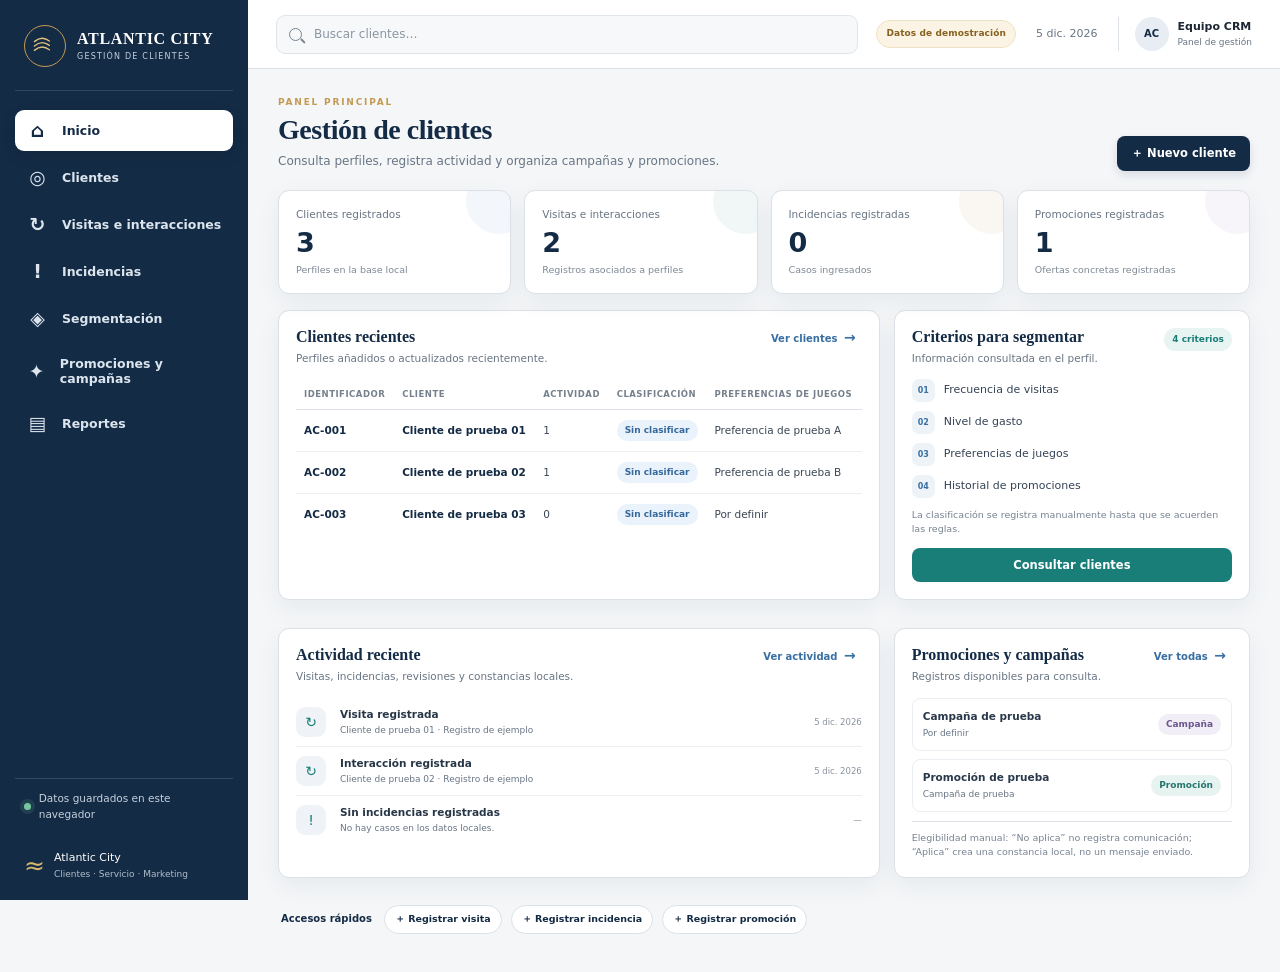
<file: prototipado/prototipo_navegable/Atlantic_City_Prototipo_Navegable_Archivo_unico.html>
<!doctype html>
<html lang="es">
<head>
  <meta charset="utf-8">
  <meta name="viewport" content="width=device-width, initial-scale=1">
  <meta name="theme-color" content="#142b45">
  <title>Atlantic City — Prototipo con navegación</title>
  <style>
:root{--navy:#142b45;--navy2:#203f5f;--blue:#386fa3;--teal:#197e78;--teal-soft:#e8f4f2;--gold:#c49a52;--gold-soft:#fbf3e4;--purple:#715c98;--purple-soft:#f1eef7;--paper:#f4f6f8;--white:#fff;--ink:#1d2733;--muted:#687584;--line:#dbe1e7;--soft:#eef2f5;--danger:#a54646;--success:#287458;--shadow:0 8px 24px rgba(20,43,69,.06)}
*{box-sizing:border-box}html{scroll-behavior:smooth}body{margin:0;background:var(--paper);color:var(--ink);font:14px/1.45 Inter,ui-sans-serif,system-ui,-apple-system,"Segoe UI",Arial,sans-serif}.app-shell{min-height:100vh;display:flex}.sidebar{width:248px;flex:0 0 248px;background:var(--navy);color:#fff;padding:22px 15px 16px;display:flex;flex-direction:column;min-height:100vh;position:sticky;top:0;height:100vh;z-index:20}.brand{display:flex;align-items:center;gap:11px;padding:3px 9px 23px;border-bottom:1px solid rgba(255,255,255,.13)}.brand-mark{width:42px;height:42px;border:1px solid #c49a52;border-radius:50%;display:grid;place-items:center;color:#e4c27e;flex:none}.brand-mark svg{width:30px;height:30px;fill:none;stroke:currentColor;stroke-width:2.2;stroke-linecap:round}.brand-copy strong{display:block;font:700 16px Georgia,serif;letter-spacing:.7px}.brand-copy span{display:block;margin-top:3px;color:#c6d1dd;font-size:8px;letter-spacing:1.2px}.main-nav{display:grid;gap:6px;padding-top:19px}.nav-link{appearance:none;border:0;background:transparent;color:#dce5ee;border-radius:9px;padding:11px 10px;display:flex;align-items:center;gap:12px;text-align:left;font:600 12.5px system-ui,sans-serif;cursor:pointer;transition:.18s}.nav-link:hover{background:rgba(255,255,255,.08);color:#fff}.nav-link.active{background:#fff;color:var(--navy);box-shadow:0 5px 16px rgba(0,0,0,.09)}.nav-icon{font-size:19px;width:25px;text-align:center;line-height:1;color:inherit}.sidebar-bottom{margin-top:auto}.sidebar-note{display:flex;gap:8px;align-items:center;padding:12px 9px;color:#c6d1dd;font-size:10.5px;border-top:1px solid rgba(255,255,255,.14)}.tiny-dot{width:7px;height:7px;border-radius:50%;background:#75c7a0;box-shadow:0 0 0 4px rgba(117,199,160,.13)}.sidebar-footer{display:flex;align-items:center;gap:9px;padding:14px 9px 0;font-size:11px;color:#fff}.sidebar-footer small{color:#afbdca;font-size:9px}.footer-wave{color:#d8b76f;font-size:25px}.main-shell{min-width:0;flex:1}.topbar{height:69px;padding:0 28px;background:rgba(255,255,255,.94);border-bottom:1px solid var(--line);display:flex;align-items:center;gap:18px;position:sticky;top:0;z-index:10;backdrop-filter:blur(10px)}.global-search{max-width:590px;flex:1;display:flex;align-items:center;gap:10px;background:#f6f8fa;border:1px solid #e0e5eb;border-radius:9px;padding:0 12px;height:39px;color:#778392}.global-search span{font-size:22px}.global-search input{border:0;background:transparent;outline:0;width:100%;font:12px system-ui,sans-serif;color:var(--ink)}.global-search input::placeholder{color:#8a95a2}.topbar-right{display:flex;align-items:center;gap:20px;margin-left:auto}.today-label{font-size:11px;color:var(--muted)}.user-badge{display:flex;align-items:center;gap:9px;padding-left:16px;border-left:1px solid var(--line)}.avatar{width:34px;height:34px;border-radius:50%;display:grid;place-items:center;background:#e7edf2;color:var(--navy);font-size:10px;font-weight:800}.user-badge strong,.user-badge small{display:block}.user-badge strong{font-size:11px}.user-badge small{font-size:9px;color:var(--muted);margin-top:2px}.mobile-menu{display:none;border:0;background:transparent;color:var(--navy);font-size:22px;cursor:pointer}.content{max-width:1520px;margin:0 auto;padding:27px 30px 36px}.view{display:none}.view.active{display:block;animation:fade .18s ease}@keyframes fade{from{opacity:.55;transform:translateY(3px)}to{opacity:1;transform:none}}.eyebrow{font-size:9px;letter-spacing:1.8px;text-transform:uppercase;font-weight:800;color:var(--gold);margin-bottom:5px}.page-heading{display:flex;justify-content:space-between;align-items:flex-end;gap:18px;margin-bottom:19px}.page-heading h1{margin:0;color:var(--navy);font:700 28px/1.15 Georgia,"Times New Roman",serif;letter-spacing:-.45px}.page-heading p{margin:7px 0 0;color:var(--muted);font-size:12px}.button{border:0;border-radius:8px;padding:10px 14px;display:inline-flex;align-items:center;justify-content:center;gap:7px;font:700 11.5px system-ui,sans-serif;cursor:pointer;transition:.15s;text-decoration:none}.button:hover{transform:translateY(-1px);filter:brightness(1.03)}.button-primary{background:var(--navy);color:#fff;box-shadow:0 4px 10px rgba(20,43,69,.12)}.button-secondary{background:var(--teal);color:#fff}.button-ghost{background:#fff;border:1px solid var(--line);color:var(--navy)}.button-wide{width:100%;margin-top:12px}.icon-button{border:0;background:transparent;color:var(--muted);font-size:20px;cursor:pointer}.metric-grid{display:grid;grid-template-columns:repeat(4,minmax(0,1fr));gap:13px;margin-bottom:16px}.metric-card{background:var(--white);border:1px solid var(--line);border-radius:11px;padding:16px 17px;box-shadow:var(--shadow);position:relative;overflow:hidden}.metric-card:after{content:"";position:absolute;width:66px;height:66px;right:-22px;top:-23px;border-radius:50%;background:currentColor;opacity:.06}.accent-blue{color:var(--blue)}.accent-teal{color:var(--teal)}.accent-amber{color:#ad7b27}.accent-purple{color:var(--purple)}.metric-label{font-size:10.5px;color:var(--muted);margin-bottom:7px}.metric-value{font-size:27px;line-height:1;color:var(--navy);font-weight:750}.metric-foot{font-size:9.5px;color:#7d8996;margin-top:7px}.home-grid{display:grid;grid-template-columns:minmax(0,1.52fr) minmax(290px,.9fr);gap:14px}.panel{background:var(--white);border:1px solid var(--line);border-radius:11px;padding:17px;box-shadow:var(--shadow);margin-bottom:14px;min-width:0}.panel-heading{display:flex;justify-content:space-between;align-items:flex-start;gap:12px;margin-bottom:13px}.panel-heading h2{margin:0;color:var(--navy);font:700 16px Georgia,"Times New Roman",serif}.panel-heading p{font-size:10.5px;color:var(--muted);margin:5px 0 0;line-height:1.45}.soft-tag{white-space:nowrap;background:var(--teal-soft);color:var(--teal);font-size:9px;font-weight:800;padding:5px 8px;border-radius:20px}.text-button{background:transparent;border:0;color:var(--blue);font:700 10px system-ui,sans-serif;white-space:nowrap;cursor:pointer}.text-button span{font-size:14px;margin-left:3px}.table-wrap{width:100%;overflow:auto}table{border-collapse:collapse;width:100%;font-size:10.5px;min-width:540px}th{text-align:left;padding:9px 8px;color:#75808c;font-size:8.5px;text-transform:uppercase;letter-spacing:.5px;border-bottom:1px solid var(--line);white-space:nowrap}td{padding:10px 8px;border-bottom:1px solid #edf0f3;vertical-align:middle;color:#394554}tbody tr:last-child td{border-bottom:0}.cell-primary{font-weight:700;color:var(--navy)}.cell-muted{font-size:9px;color:var(--muted);margin-top:2px}.chip{display:inline-flex;align-items:center;gap:5px;border-radius:30px;padding:4px 8px;background:#eef2f6;color:#536170;font-size:9px;font-weight:700}.chip-blue{background:#eaf2fb;color:#35689b}.chip-teal{background:#e6f3f0;color:#26766f}.chip-amber{background:#fbf2e3;color:#996a1b}.chip-purple{background:#f1eef7;color:#6c568e}.chip-gray{background:#f0f2f4;color:#636c77}.criteria-list{list-style:none;padding:0;margin:3px 0 9px;display:grid;gap:9px}.criteria-list li{display:flex;align-items:center;gap:9px;font-size:11px;color:#354354}.criterion-number{display:grid;place-items:center;width:23px;height:23px;border-radius:7px;background:#eef3f7;color:var(--blue);font-size:8px;font-weight:800}.hint{font-size:9.5px;color:#778391;line-height:1.5;margin:10px 0 0}.activity-list{display:grid;gap:0}.activity-item{display:grid;grid-template-columns:34px 1fr auto;gap:10px;align-items:center;padding:9px 0;border-bottom:1px solid #edf0f3}.activity-item:last-child{border-bottom:0}.activity-icon{width:30px;height:30px;border-radius:9px;background:#eff3f7;color:var(--teal);display:grid;place-items:center;font-size:14px}.activity-title{font-size:10.5px;font-weight:700;color:#273646}.activity-sub{font-size:9px;color:var(--muted);margin-top:2px}.activity-date{font-size:8.5px;color:#88929d;white-space:nowrap}.compact-promo-list{display:grid;gap:8px}.compact-promo{display:flex;justify-content:space-between;gap:10px;align-items:center;border:1px solid #ebeff3;border-radius:8px;padding:10px}.compact-promo strong{display:block;font-size:10.5px;color:#29384a}.compact-promo small{display:block;margin-top:3px;font-size:9px;color:var(--muted)}.compact-promo .chip{flex:none}.quick-actions{display:flex;align-items:center;gap:9px;flex-wrap:wrap;padding:13px 3px 2px;color:var(--muted);font-size:10px}.quick-actions strong{color:var(--navy);margin-right:3px}.quick-actions button{border:1px solid var(--line);background:#fff;color:var(--navy);border-radius:20px;padding:7px 10px;font:600 9.5px system-ui,sans-serif;cursor:pointer}.quick-actions button:hover{border-color:var(--teal);color:var(--teal)}.form-panel{border-top:3px solid var(--teal)}.hidden{display:none!important}.form-grid{display:grid;grid-template-columns:repeat(2,minmax(0,1fr));gap:11px 13px}.form-grid label,.segment-form>label{display:block;font-size:10px;font-weight:700;color:#435165}.form-grid input,.form-grid select,.form-grid textarea,.segment-form input,.segment-form select,.search-field input,.toolbar select{display:block;width:100%;margin-top:5px;border:1px solid #d8dfe6;background:#fff;border-radius:7px;padding:9px 10px;font:10.5px system-ui,sans-serif;color:var(--ink);outline:none;resize:vertical}.form-grid input:focus,.form-grid textarea:focus,.segment-form input:focus,.search-field input:focus{border-color:var(--teal);box-shadow:0 0 0 3px rgba(25,126,120,.1)}.full-field{grid-column:1/-1}.form-actions{display:flex;gap:8px;align-items:center;margin-top:14px}.toolbar{display:flex;gap:10px;align-items:center;margin-bottom:11px}.search-field{display:flex;align-items:center;gap:7px;border:1px solid #d8dfe6;background:#fff;border-radius:7px;padding:0 10px;color:#8a95a2;min-width:0}.search-field span{font-size:18px}.search-field input{border:0;margin:0;box-shadow:none!important;padding:9px 0;min-width:0}.toolbar .search-field{flex:1}.toolbar select{width:auto;min-width:180px;margin:0}.table-action{border:0;background:transparent;color:var(--blue);font:700 9px system-ui,sans-serif;cursor:pointer}.split-grid{display:grid;grid-template-columns:minmax(0,1.3fr) minmax(270px,.8fr);gap:14px}.note-panel{border-top:3px solid var(--gold)}.summary-note{margin-top:14px;padding:13px;border-radius:8px;background:#fbf6eb;border:1px solid #f0e5cc;display:grid;gap:5px}.summary-note strong{color:#926d2a;font-size:10px}.summary-note span{font-size:10px;color:#5e6268;line-height:1.5}.segment-form{display:grid;grid-template-columns:1fr minmax(180px,260px) auto;gap:12px;align-items:end}.criteria-grid{grid-column:1/-1;display:grid;grid-template-columns:repeat(4,minmax(0,1fr));gap:9px}.criteria-value{border:1px solid #e4e9ed;border-radius:8px;padding:10px;background:#fbfcfd}.criteria-value small{display:block;color:var(--muted);font-size:8px;text-transform:uppercase;letter-spacing:.4px}.criteria-value strong{display:block;margin-top:5px;color:var(--navy);font-size:10px;word-break:break-word}.segment-form>label:first-child{grid-column:1/-1}.segment-form>button{grid-column:3;grid-row:2}.segment-form>label:nth-last-child(2){grid-column:1/3}.empty-state{text-align:center;padding:24px 12px;color:#7b8793;font-size:10px}.bar-list{display:grid;gap:12px}.bar-row{display:grid;grid-template-columns:120px 1fr 35px;gap:9px;align-items:center;font-size:9.5px;color:#465463}.bar-track{height:9px;background:#eef1f4;border-radius:20px;overflow:hidden}.bar-fill{height:100%;background:linear-gradient(90deg,var(--teal),#7fbbb0);border-radius:20px}.report-metrics{margin-top:4px}.report-note{padding:10px 2px}.toast{position:fixed;bottom:22px;right:22px;z-index:80;background:var(--navy);color:#fff;border-radius:9px;padding:11px 15px;font-size:11px;box-shadow:0 10px 24px rgba(0,0,0,.18);opacity:0;transform:translateY(8px);pointer-events:none;transition:.2s;max-width:min(390px,calc(100vw - 34px))}.toast.show{opacity:1;transform:none}.danger-link{color:var(--danger)}.marketing-rule-note{border-top:1px solid var(--line);padding-top:9px;margin-top:9px}
@media(max-width:1150px){.sidebar{width:218px;flex-basis:218px}.content{padding:22px}.home-grid{grid-template-columns:1fr}.metric-grid{gap:9px}.segment-form{grid-template-columns:1fr 1fr}.segment-form>label:first-child{grid-column:1/-1}.segment-form>button{grid-column:2;grid-row:auto}.segment-form>label:nth-last-child(2){grid-column:1/-1}.criteria-grid{grid-template-columns:repeat(2,minmax(0,1fr))}}
@media(max-width:760px){.sidebar{position:fixed;left:0;top:0;transform:translateX(-102%);transition:transform .22s;width:255px;height:100vh;box-shadow:12px 0 30px rgba(0,0,0,.12)}.sidebar.open{transform:translateX(0)}.mobile-menu{display:block}.topbar{padding:0 14px;gap:10px}.today-label{display:none}.topbar-right{gap:8px}.user-badge{padding-left:8px}.user-badge small{display:none}.content{padding:19px 14px 28px}.page-heading{align-items:flex-start;flex-direction:column}.page-heading h1{font-size:25px}.metric-grid{grid-template-columns:repeat(2,minmax(0,1fr))}.split-grid{grid-template-columns:1fr}.toolbar{align-items:stretch;flex-direction:column}.toolbar select{width:100%}.segment-form{grid-template-columns:1fr}.segment-form>button,.segment-form>label:nth-last-child(2){grid-column:1}.criteria-grid{grid-template-columns:repeat(2,minmax(0,1fr))}.table-wrap table{min-width:650px}.home-grid{grid-template-columns:1fr}}
@media(max-width:430px){.global-search{height:35px}.global-search input{font-size:10px}.avatar{width:29px;height:29px}.user-badge strong{font-size:9px}.user-badge{gap:5px}.metric-card{padding:13px}.metric-value{font-size:23px}.metric-label{font-size:9.5px}.criteria-grid{grid-template-columns:1fr 1fr}.quick-actions{align-items:flex-start}.quick-actions strong{width:100%}}

.search-glass{display:inline-block;position:relative;width:13px;height:13px;flex:none;border:1.7px solid currentColor;border-radius:50%;font-size:0!important}.search-glass:after{content:"";position:absolute;width:6px;height:1.7px;right:-5px;bottom:-2px;border-radius:2px;background:currentColor;transform:rotate(45deg)}.search-field .search-glass{width:11px;height:11px}

.demo-label{white-space:nowrap;background:var(--gold-soft);border:1px solid #efe1c4;color:#86611f;border-radius:30px;padding:6px 9px;font-size:9px;font-weight:800;letter-spacing:.1px}
@media(max-width:430px){.demo-label{padding:5px 7px;font-size:8px}}

</style>
</head>
<body>
<div class="app-shell">
  <aside class="sidebar" id="sidebar">
    <div class="brand">
      <div class="brand-mark" aria-hidden="true"><svg viewBox="0 0 48 48"><path d="M7 17c8-7 16-7 24-1M7 24c8-7 16-7 24-1M7 31c8-7 16-7 24-1"/></svg></div>
      <div class="brand-copy"><strong>ATLANTIC CITY</strong><span>GESTIÓN DE CLIENTES</span></div>
    </div>
    <nav class="main-nav" aria-label="Navegación principal">
      <button class="nav-link active" data-view="home"><span class="nav-icon">⌂</span><span>Inicio</span></button>
      <button class="nav-link" data-view="clients"><span class="nav-icon">◎</span><span>Clientes</span></button>
      <button class="nav-link" data-view="visits"><span class="nav-icon">↻</span><span>Visitas e interacciones</span></button>
      <button class="nav-link" data-view="incidents"><span class="nav-icon">!</span><span>Incidencias</span></button>
      <button class="nav-link" data-view="segments"><span class="nav-icon">◈</span><span>Segmentación</span></button>
      <button class="nav-link" data-view="promotions"><span class="nav-icon">✦</span><span>Promociones y campañas</span></button>
      <button class="nav-link" data-view="reports"><span class="nav-icon">▤</span><span>Reportes</span></button>
    </nav>
    <div class="sidebar-bottom">
      <div class="sidebar-note"><span class="tiny-dot"></span><span>Datos guardados en este navegador</span></div>
      <div class="sidebar-footer"><span class="footer-wave">≈</span><span>Atlantic City<br><small>Clientes · Servicio · Marketing</small></span></div>
    </div>
  </aside>

  <div class="main-shell">
    <header class="topbar">
      <button class="mobile-menu" id="menu-toggle" aria-label="Abrir menú">☰</button>
      <label class="global-search"><span class="search-glass" aria-hidden="true"></span><input id="global-search" type="search" placeholder="Buscar clientes…" autocomplete="off"></label>
      <div class="topbar-right"><span class="demo-label">Datos de demostración</span><span class="today-label" id="today-label"></span><span class="user-badge"><span class="avatar">AC</span><span><strong>Equipo CRM</strong><small>Panel de gestión</small></span></span></div>
    </header>

    <main class="content">
      <section class="view active" id="view-home">
        <div class="eyebrow">Panel principal</div>
        <div class="page-heading"><div><h1>Gestión de clientes</h1><p>Consulta perfiles, registra actividad y organiza campañas y promociones.</p></div><button class="button button-primary" data-go="clients">＋ Nuevo cliente</button></div>
        <div class="metric-grid">
          <article class="metric-card accent-blue"><div class="metric-label">Clientes registrados</div><div class="metric-value" id="stat-clients">0</div><div class="metric-foot">Perfiles en la base local</div></article>
          <article class="metric-card accent-teal"><div class="metric-label">Visitas e interacciones</div><div class="metric-value" id="stat-visits">0</div><div class="metric-foot">Registros asociados a perfiles</div></article>
          <article class="metric-card accent-amber"><div class="metric-label">Incidencias registradas</div><div class="metric-value" id="stat-incidents">0</div><div class="metric-foot">Casos ingresados</div></article>
          <article class="metric-card accent-purple"><div class="metric-label">Promociones registradas</div><div class="metric-value" id="stat-promos">0</div><div class="metric-foot">Ofertas concretas registradas</div></article>
        </div>
        <div class="home-grid">
          <section class="panel panel-large">
            <div class="panel-heading"><div><h2>Clientes recientes</h2><p>Perfiles añadidos o actualizados recientemente.</p></div><button class="text-button" data-go="clients">Ver clientes <span>→</span></button></div>
            <div class="table-wrap"><table><thead><tr><th>Identificador</th><th>Cliente</th><th>Actividad</th><th>Clasificación</th><th>Preferencias de juegos</th></tr></thead><tbody id="home-client-rows"></tbody></table></div>
          </section>
          <section class="panel criteria-panel">
            <div class="panel-heading"><div><h2>Criterios para segmentar</h2><p>Información consultada en el perfil.</p></div><span class="soft-tag">4 criterios</span></div>
            <ul class="criteria-list"><li><span class="criterion-number">01</span><span>Frecuencia de visitas</span></li><li><span class="criterion-number">02</span><span>Nivel de gasto</span></li><li><span class="criterion-number">03</span><span>Preferencias de juegos</span></li><li><span class="criterion-number">04</span><span>Historial de promociones</span></li></ul>
            <p class="hint">La clasificación se registra manualmente hasta que se acuerden las reglas.</p>
            <button class="button button-secondary button-wide" data-go="segments">Consultar clientes</button>
          </section>
          <section class="panel activity-panel">
            <div class="panel-heading"><div><h2>Actividad reciente</h2><p>Visitas, incidencias, revisiones y constancias locales.</p></div><button class="text-button" data-go="visits">Ver actividad <span>→</span></button></div>
            <div id="home-activity" class="activity-list"></div>
          </section>
          <section class="panel promo-panel">
            <div class="panel-heading"><div><h2>Promociones y campañas</h2><p>Registros disponibles para consulta.</p></div><button class="text-button" data-go="promotions">Ver todas <span>→</span></button></div>
            <div id="home-promotions" class="compact-promo-list"></div><p class="hint marketing-rule-note">Elegibilidad manual: “No aplica” no registra comunicación; “Aplica” crea una constancia local, no un mensaje enviado.</p>
          </section>
        </div>
        <div class="quick-actions"><strong>Accesos rápidos</strong><button data-go="visits">＋ Registrar visita</button><button data-go="incidents">＋ Registrar incidencia</button><button data-go="promotions">＋ Registrar promoción</button></div>
      </section>

      <section class="view" id="view-clients">
        <div class="eyebrow">Perfiles</div>
        <div class="page-heading"><div><h1>Clientes</h1><p>Registra, consulta y actualiza perfiles.</p></div><button class="button button-primary" id="toggle-client-form">＋ Nuevo cliente</button></div>
        <section class="panel form-panel hidden" id="client-form-panel"><div class="panel-heading"><div><h2 id="client-form-title">Registrar cliente</h2><p>Completa los campos definidos para el perfil.</p></div><button class="icon-button" type="button" id="close-client-form" aria-label="Cerrar">×</button></div>
          <form id="client-form"><input type="hidden" id="client-edit-key"><div class="form-grid">
            <label>Identificador de referencia *<input id="client-code" required maxlength="32" placeholder="Ej. AC-001"></label>
            <label>Nombre del cliente *<input id="client-name" required maxlength="90" placeholder="Nombre para el perfil"></label>
            <label>Nivel de gasto (dato disponible)<input id="client-spend" maxlength="80" placeholder="Dato ingresado / por definir"></label>
            <label>Preferencias de juegos<input id="client-games" maxlength="120" placeholder="Dato ingresado / por definir"></label>
            <label class="full-field">Clasificación manual (opcional)<input id="client-segment" maxlength="60" placeholder="Escribe la etiqueta acordada; no se calcula automáticamente"></label>
          </div><div class="form-actions"><button class="button button-primary" type="submit" id="client-submit">Guardar perfil</button><button class="button button-ghost" type="button" id="cancel-client-form">Cancelar</button></div></form>
        </section>
        <section class="panel"><div class="panel-heading"><div><h2>Base de clientes</h2><p id="client-count-label">Perfiles registrados</p></div></div>
          <div class="toolbar"><label class="search-field"><span class="search-glass" aria-hidden="true"></span><input id="client-search" type="search" placeholder="Buscar por identificador, nombre o preferencia…"></label><select id="client-segment-filter" aria-label="Filtrar por clasificación"><option value="">Todas las clasificaciones</option></select></div>
          <div class="table-wrap"><table><thead><tr><th>Identificador</th><th>Nombre</th><th>Actividad</th><th>Nivel de gasto</th><th>Preferencias de juegos</th><th>Clasificación</th><th></th></tr></thead><tbody id="client-rows"></tbody></table></div>
        </section>
      </section>

      <section class="view" id="view-visits">
        <div class="eyebrow">Historial de atención</div><div class="page-heading"><div><h1>Visitas e interacciones</h1><p>Registra cada visita o interacción vinculada a un perfil.</p></div></div>
        <div class="split-grid"><section class="panel"><div class="panel-heading"><div><h2>Registrar actividad</h2><p>El registro permanece asociado al cliente aunque no haya promoción.</p></div></div>
          <form id="visit-form"><div class="form-grid"><label class="full-field">Cliente *<select id="visit-client" required></select></label><label>Tipo de actividad<select id="visit-kind"><option>Visita</option><option>Interacción</option></select></label><label>Fecha<input id="visit-date" type="date" required></label><label class="full-field">Nota de atención (opcional)<textarea id="visit-note" rows="3" maxlength="400" placeholder="Detalle breve de la actividad"></textarea></label></div><div class="form-actions"><button class="button button-primary" type="submit">Guardar actividad</button></div></form>
        </section><section class="panel note-panel"><div class="panel-heading"><div><h2>Historial por cliente</h2><p>Usa la búsqueda para revisar actividad registrada.</p></div></div><label class="search-field"><span class="search-glass" aria-hidden="true"></span><input id="visit-search" type="search" placeholder="Buscar cliente o nota…"></label><div class="summary-note"><strong>Importante</strong><span>Una visita o interacción se conserva en el historial tanto si se reporta una incidencia como si no.</span></div></section></div>
        <section class="panel"><div class="panel-heading"><div><h2>Actividad registrada</h2><p id="visit-count-label"></p></div></div><div class="table-wrap"><table><thead><tr><th>Fecha</th><th>Cliente</th><th>Tipo</th><th>Nota</th></tr></thead><tbody id="visit-rows"></tbody></table></div></section>
      </section>

      <section class="view" id="view-incidents">
        <div class="eyebrow">Seguimiento</div><div class="page-heading"><div><h1>Incidencias</h1><p>Registra una incidencia reportada y añade notas de seguimiento.</p></div></div>
        <div class="split-grid"><section class="panel"><div class="panel-heading"><div><h2>Nueva incidencia</h2><p>Vincula el caso al perfil cuando esté disponible.</p></div></div>
          <form id="incident-form"><div class="form-grid"><label class="full-field">Cliente<select id="incident-client"></select></label><label class="full-field">Descripción de la incidencia *<textarea id="incident-description" required rows="4" maxlength="500" placeholder="Describe brevemente lo reportado"></textarea></label><label class="full-field">Nota inicial de seguimiento (opcional)<textarea id="incident-followup" rows="3" maxlength="400" placeholder="Anota información confirmada"></textarea></label></div><div class="form-actions"><button class="button button-primary" type="submit">Guardar incidencia</button></div></form>
        </section><section class="panel note-panel"><div class="panel-heading"><div><h2>Registro de seguimiento</h2><p>El prototipo no impone categorías ni plazos predefinidos.</p></div></div><div class="summary-note"><strong>Seguimiento flexible</strong><span>Los estados, responsables y tiempos se pueden definir con el Product Owner. Aquí se guardan la descripción y las notas ingresadas.</span></div></section></div>
        <section class="panel"><div class="panel-heading"><div><h2>Incidencias registradas</h2><p>Consulta los casos y sus notas.</p></div></div><div class="table-wrap"><table><thead><tr><th>Fecha</th><th>Cliente</th><th>Descripción</th><th>Seguimiento</th><th></th></tr></thead><tbody id="incident-rows"></tbody></table></div></section>
      </section>

      <section class="view" id="view-segments">
        <div class="eyebrow">Criterios de consulta</div><div class="page-heading"><div><h1>Segmentación</h1><p>Consulta los cuatro insumos y registra una etiqueta manual si corresponde.</p></div></div>
        <section class="panel"><div class="panel-heading"><div><h2>Consultar perfil y clasificar</h2><p>Esta versión no aplica una fórmula automática ni umbrales inventados.</p></div></div>
          <form id="segment-form" class="segment-form"><label>Cliente<select id="segment-client" required></select></label><div class="criteria-grid" id="segment-criteria"></div><label>Etiqueta manual del segmento<input id="segment-label" maxlength="60" placeholder="Etiqueta acordada"></label><button class="button button-primary" type="submit">Guardar etiqueta</button></form>
        </section>
        <section class="panel"><div class="panel-heading"><div><h2>Perfiles y criterios disponibles</h2><p>Se muestran las visitas registradas; el periodo para interpretar la frecuencia aún debe confirmarse. Los demás valores provienen del perfil o historial.</p></div></div><div class="table-wrap"><table><thead><tr><th>Cliente</th><th>Visitas registradas (periodo por definir)</th><th>Nivel de gasto</th><th>Preferencias de juegos</th><th>Historial de promociones</th><th>Etiqueta manual</th></tr></thead><tbody id="segment-rows"></tbody></table></div></section>
      </section>

      <section class="view" id="view-promotions">
        <div class="eyebrow">Marketing</div><div class="page-heading"><div><h1>Campañas y promociones</h1><p>Se administran como registros distintos: una campaña organiza una iniciativa; una promoción es la oferta concreta.</p></div></div>
        <div class="split-grid">
          <section class="panel"><div class="panel-heading"><div><h2>Registrar campaña</h2><p>Objetivo, público y periodo se completan según lo confirmado.</p></div></div>
            <form id="campaign-form"><div class="form-grid">
              <label class="full-field">Nombre de la campaña *<input id="campaign-name" required maxlength="100" placeholder="Nombre de la campaña"></label>
              <label class="full-field">Objetivo (opcional)<textarea id="campaign-objective" rows="2" maxlength="300" placeholder="Objetivo definido para la campaña"></textarea></label>
              <label class="full-field">Público y criterios (opcional)<textarea id="campaign-audience" rows="2" maxlength="300" placeholder="Criterios confirmados o pendientes"></textarea></label>
              <label class="full-field">Periodo o vigencia (opcional)<input id="campaign-period" maxlength="100" placeholder="Periodo acordado, si corresponde"></label>
            </div><p class="hint">Guardar una campaña aquí no significa que esté aprobada ni publicada. El mecanismo de aprobación debe confirmarlo el Product Owner.</p><div class="form-actions"><button class="button button-primary" type="submit">Guardar campaña</button></div></form>
          </section>
          <section class="panel"><div class="panel-heading"><div><h2>Registrar promoción</h2><p>La oferta concreta puede relacionarse con una campaña.</p></div></div>
            <form id="promotion-form"><div class="form-grid">
              <label class="full-field">Nombre de la promoción *<input id="promotion-name" required maxlength="100" placeholder="Nombre de la oferta"></label>
              <label class="full-field">Campaña relacionada (opcional)<select id="promotion-campaign"><option value="">Sin campaña vinculada</option></select></label>
              <label class="full-field">Criterios de aplicación (opcional)<textarea id="promotion-criteria" rows="2" maxlength="300" placeholder="Criterios confirmados; no agregues umbrales no acordados"></textarea></label>
              <label class="full-field">Descripción (opcional)<textarea id="promotion-description" rows="2" maxlength="400" placeholder="Descripción de la oferta"></textarea></label>
            </div><div class="form-actions"><button class="button button-secondary" type="submit">Guardar promoción</button></div></form>
          </section>
        </div>
        <div class="split-grid">
          <section class="panel"><div class="panel-heading"><div><h2>Registrar resultado de elegibilidad</h2><p>La regla se confirma con el PO; el prototipo no la calcula automáticamente.</p></div></div>
            <form id="eligibility-form"><div class="form-grid">
              <label>Promoción *<select id="eligibility-promotion" required></select></label>
              <label>Cliente *<select id="eligibility-client" required></select></label>
              <label class="full-field">Resultado de revisión *<select id="eligibility-result" required><option value="">Selecciona un resultado</option><option value="aplica">Aplica — validación manual según la regla aprobada</option><option value="no-aplica">No aplica</option></select></label>
              <label class="full-field">Nota (opcional)<textarea id="eligibility-note" rows="2" maxlength="300" placeholder="Observación de la revisión"></textarea></label>
            </div><p class="hint">Si el resultado es “No aplica”, se guarda la revisión, pero no se registra comunicación. Si aplica, se crea una constancia local: no se envía correo ni mensaje.</p><div class="form-actions"><button class="button button-primary" type="submit">Guardar resultado</button></div></form>
          </section>
          <section class="panel note-panel"><div class="panel-heading"><div><h2>Historial de promociones</h2><p>Una constancia local no demuestra que una oferta real se haya enviado o canjeado.</p></div></div>
            <div class="summary-note"><strong>Regla del proceso</strong><span>La visita e interacción se conservan aunque la promoción no aplique. Solo se registra una comunicación cuando la revisión manual indica “Aplica”.</span></div>
          </section>
        </div>
        <section class="panel"><div class="panel-heading"><div><h2>Campañas registradas</h2><p>La campaña es una planificación independiente del recorrido de atención.</p></div></div><div class="table-wrap"><table><thead><tr><th>Campaña</th><th>Objetivo</th><th>Público / criterios</th><th>Periodo</th><th>Registro</th></tr></thead><tbody id="campaign-rows"></tbody></table></div></section>
        <section class="panel"><div class="panel-heading"><div><h2>Promociones registradas</h2><p>Ofertas concretas y su relación con campañas.</p></div></div><div class="table-wrap"><table><thead><tr><th>Promoción</th><th>Campaña</th><th>Criterios</th><th>Descripción</th><th>Fecha de registro</th></tr></thead><tbody id="promotion-rows"></tbody></table></div></section>
        <section class="panel"><div class="panel-heading"><div><h2>Revisiones y comunicaciones registradas</h2><p>Las revisiones “No aplica” no crean una comunicación.</p></div></div><div class="table-wrap"><table><thead><tr><th>Fecha</th><th>Cliente</th><th>Promoción</th><th>Resultado</th><th>Nota</th><th>Constancia</th></tr></thead><tbody id="eligibility-rows"></tbody></table></div></section>
      </section>

      <section class="view" id="view-reports">
        <div class="eyebrow">Consulta de información</div><div class="page-heading"><div><h1>Reportes</h1><p>Resumen de los registros existentes y exportación de datos.</p></div><button class="button button-primary" id="export-report">Descargar CSV</button></div>
        <div class="metric-grid report-metrics"><article class="metric-card accent-blue"><div class="metric-label">Clientes</div><div class="metric-value" id="report-clients">0</div></article><article class="metric-card accent-teal"><div class="metric-label">Visitas e interacciones</div><div class="metric-value" id="report-visits">0</div></article><article class="metric-card accent-amber"><div class="metric-label">Incidencias</div><div class="metric-value" id="report-incidents">0</div></article><article class="metric-card accent-purple"><div class="metric-label">Constancias locales</div><div class="metric-value" id="report-communications">0</div></article></div>
        <div class="home-grid"><section class="panel"><div class="panel-heading"><div><h2>Clientes por etiqueta manual</h2><p>La etiqueta no se calcula automáticamente.</p></div></div><div id="report-segments" class="bar-list"></div></section><section class="panel"><div class="panel-heading"><div><h2>Actividad reciente</h2><p>Datos obtenidos de los registros locales.</p></div></div><div id="report-activity" class="activity-list"></div></section></div>
        <section class="panel"><div class="panel-heading"><div><h2>Registros de marketing</h2><p>Campañas, promociones y constancias se cuentan por separado.</p></div></div><div class="table-wrap"><table><thead><tr><th>Tipo de registro</th><th>Cantidad</th><th>Observación</th></tr></thead><tbody id="report-marketing-types"></tbody></table></div></section>
        <p class="hint report-note">Los indicadores muestran los datos guardados en este navegador. No incluye ingresos, reservas ni métricas que no hayan sido definidas para el proyecto. La automatización opcional no forma parte de este prototipo.</p>
      </section>
    </main>
  </div>
</div>
<div class="toast" id="toast" role="status" aria-live="polite"></div>
<script>
/* Prototipo con navegación: perfiles, visitas, incidencias, segmentación, campañas y promociones. */
(() => {
  'use strict';
  const STORE_KEY = 'atlanticCityMvp_v3';
  const LEGACY_KEY = 'atlanticCityMvp_v2';
  const $ = (selector, root = document) => root.querySelector(selector);
  const $$ = (selector, root = document) => Array.from(root.querySelectorAll(selector));
  const todayISO = () => {
    const now = new Date();
    const local = new Date(now.getTime() - now.getTimezoneOffset() * 60000);
    return local.toISOString().slice(0, 10);
  };
  const nowISO = () => new Date().toISOString();
  const makeId = (prefix) => `${prefix}-${Date.now().toString(36)}-${Math.random().toString(36).slice(2, 6)}`;
  const escapeHtml = (value) => String(value ?? '').replace(/[&<>"']/g, (ch) => ({'&':'&amp;','<':'&lt;','>':'&gt;','"':'&quot;',"'":'&#39;'}[ch]));
  const formatDate = (value) => {
    if (!value) return '—';
    const date = new Date(`${String(value).slice(0, 10)}T12:00:00`);
    return Number.isNaN(date.getTime()) ? escapeHtml(value) : new Intl.DateTimeFormat('es-PE', { dateStyle: 'medium' }).format(date);
  };

  const sampleData = () => {
    const identificadorDeCampana = makeId('CAM');
    const promotionId = makeId('PRO');
    return {
      clients: [
        { code: 'AC-001', name: 'Cliente de prueba 01', spend: 'Por definir', games: 'Preferencia de prueba A', segment: 'Sin clasificar', creadoEn: nowISO() },
        { code: 'AC-002', name: 'Cliente de prueba 02', spend: 'Por definir', games: 'Preferencia de prueba B', segment: 'Sin clasificar', creadoEn: nowISO() },
        { code: 'AC-003', name: 'Cliente de prueba 03', spend: 'Por definir', games: 'Por definir', segment: '', creadoEn: nowISO() }
      ],
      visits: [
        { id: makeId('VIS'), code: 'AC-001', kind: 'Visita', date: todayISO(), note: 'Registro de ejemplo' },
        { id: makeId('VIS'), code: 'AC-002', kind: 'Interacción', date: todayISO(), note: 'Registro de ejemplo' }
      ],
      incidents: [],
      campaigns: [{ id: identificadorDeCampana, name: 'Campaña de prueba', objective: 'Por definir', audience: 'Criterios por confirmar', period: 'Por definir', creadoEn: nowISO() }],
      promotions: [{ id: promotionId, name: 'Promoción de prueba', identificadorDeCampana, criteria: 'Criterios por confirmar', description: 'Registro de ejemplo', creadoEn: nowISO() }],
      eligibilityChecks: [],
      communications: []
    };
  };

  function migrarCamposEstado(estado) {
    const equiv = { createdAt: 'creadoEn', campaignId: 'identificadorDeCampana', eligibilityId: 'identificadorDeElegibilidad', localRecord: 'registroLocal' };
    if (estado && typeof estado === 'object') for (const lista of Object.values(estado)) if (Array.isArray(lista)) for (const reg of lista) if (reg && typeof reg === 'object') for (const viejo in equiv) if (viejo in reg && !(equiv[viejo] in reg)) { reg[equiv[viejo]] = reg[viejo]; delete reg[viejo]; }
    return estado;
  }
  function normalizeState(parsed) {
    parsed = migrarCamposEstado(parsed);
    const campaigns = Array.isArray(parsed.campaigns) ? parsed.campaigns : [];
    const promotions = Array.isArray(parsed.promotions) ? parsed.promotions : [];
    let normalizedCampaigns = campaigns;
    let normalizedPromotions = promotions;
    // Migrate the earlier prototype, where a campaign was a free-text field on a promotion.
    if (!campaigns.length) {
      const oldNames = [...new Set(promotions.map((p) => String(p.campaign || '').trim()).filter(Boolean))];
      const ids = new Map(oldNames.map((name) => [name, makeId('CAM')]));
      normalizedCampaigns = oldNames.map((name) => ({ id: ids.get(name), name, objective: '', audience: 'Por confirmar', period: '', creadoEn: nowISO() }));
      normalizedPromotions = promotions.map((p) => ({ ...p, identificadorDeCampana: p.identificadorDeCampana || ids.get(String(p.campaign || '').trim()) || '' }));
    }
    return {
      clients: Array.isArray(parsed.clients) ? parsed.clients : [],
      visits: Array.isArray(parsed.visits) ? parsed.visits : [],
      incidents: Array.isArray(parsed.incidents) ? parsed.incidents : [],
      campaigns: normalizedCampaigns,
      promotions: normalizedPromotions,
      eligibilityChecks: Array.isArray(parsed.eligibilityChecks) ? parsed.eligibilityChecks : [],
      communications: Array.isArray(parsed.communications) ? parsed.communications : []
    };
  }
  function loadState() {
    try {
      const saved = localStorage.getItem(STORE_KEY) || localStorage.getItem(LEGACY_KEY);
      if (!saved) return sampleData();
      return normalizeState(JSON.parse(saved));
    } catch (error) { return sampleData(); }
  }
  let db = loadState();
  let toastTimer;
  const save = () => { try { localStorage.setItem(STORE_KEY, JSON.stringify(db)); } catch (error) { toast('No se pudo guardar en este navegador.'); } };
  const toast = (message) => {
    const el = $('#toast'); if (!el) return;
    el.textContent = message; el.classList.add('show');
    clearTimeout(toastTimer); toastTimer = setTimeout(() => el.classList.remove('show'), 3200);
  };
  const clientByCode = (code) => db.clients.find((client) => client.code === code);
  const clientName = (code) => clientByCode(code)?.name || 'Cliente no disponible';
  const activityCountFor = (code) => db.visits.filter((visit) => visit.code === code).length;
  const visitsFor = (code) => db.visits.filter((visit) => visit.code === code && (!visit.kind || visit.kind === 'Visita')).length;
  const communicationsFor = (code) => db.communications.filter((item) => item.code === code).length;
  const classification = (client) => client.segment?.trim() || 'Sin clasificar';
  const promotionName = (id) => db.promotions.find((p) => p.id === id)?.name || 'Promoción no disponible';
  const campaignName = (id) => db.campaigns.find((c) => c.id === id)?.name || 'Sin campaña vinculada';

  function showView(name) {
    $$('.view').forEach((view) => view.classList.toggle('active', view.id === `view-${name}`));
    $$('.nav-link').forEach((button) => button.classList.toggle('active', button.dataset.view === name));
    $('#sidebar').classList.remove('open');
    window.scrollTo({ top: 0, behavior: 'smooth' });
    renderAll();
  }
  function emptyRow(cols, text) { return `<tr><td colspan="${cols}" class="empty-state">${escapeHtml(text)}</td></tr>`; }
  function fillClientSelect(select, placeholder, selectedValue = '') {
    if (!select) return;
    const prev = selectedValue || select.value;
    select.innerHTML = `<option value="">${escapeHtml(placeholder)}</option>` + db.clients.map((c) => `<option value="${escapeHtml(c.code)}">${escapeHtml(c.code)} · ${escapeHtml(c.name)}</option>`).join('');
    if (db.clients.some((c) => c.code === prev)) select.value = prev;
  }
  function fillPromotionSelect(select, placeholder) {
    if (!select) return;
    const prev = select.value;
    select.innerHTML = `<option value="">${escapeHtml(placeholder)}</option>` + db.promotions.map((p) => `<option value="${escapeHtml(p.id)}">${escapeHtml(p.name)}</option>`).join('');
    if (db.promotions.some((p) => p.id === prev)) select.value = prev;
  }
  function fillCampaignSelect(select, placeholder) {
    if (!select) return;
    const prev = select.value;
    select.innerHTML = `<option value="">${escapeHtml(placeholder)}</option>` + db.campaigns.map((c) => `<option value="${escapeHtml(c.id)}">${escapeHtml(c.name)}</option>`).join('');
    if (db.campaigns.some((c) => c.id === prev)) select.value = prev;
  }
  function recentActivity(limit = 6) {
    const items = [
      ...db.visits.map((v) => ({ date: v.date, title: `${v.kind || 'Actividad'} registrada`, detail: `${clientName(v.code)}${v.note ? ` · ${v.note}` : ''}`, icon: '↻' })),
      ...db.incidents.map((i) => ({ date: i.date, title: 'Incidencia registrada', detail: `${i.code ? clientName(i.code) : 'Sin perfil vinculado'} · ${i.description}`, icon: '!' })),
      ...db.eligibilityChecks.filter((x) => x.result === 'no-aplica').map((x) => ({ date: x.date, title: 'Promoción revisada: no aplica', detail: `${clientName(x.code)} · ${promotionName(x.promotionId)}`, icon: '◇' })),
      ...db.communications.map((c) => ({ date: c.date, title: 'Constancia local registrada', detail: `${clientName(c.code)} · ${promotionName(c.promotionId)}`, icon: '✦' }))
    ];
    return items.sort((a,b) => String(b.date).localeCompare(String(a.date))).slice(0, limit);
  }
  function activityMarkup(items) {
    if (!items.length) return '<div class="empty-state">Aún no hay actividad registrada.</div>';
    return items.map((item) => `<div class="activity-item"><span class="activity-icon">${escapeHtml(item.icon)}</span><div><div class="activity-title">${escapeHtml(item.title)}</div><div class="activity-sub">${escapeHtml(item.detail)}</div></div><span class="activity-date">${formatDate(item.date)}</span></div>`).join('');
  }
  function marketingRecords(limit = 3) {
    const items = [
      ...db.campaigns.map((c) => ({ type: 'Campaña', name: c.name, detail: c.objective || c.audience || 'Objetivo por confirmar', date: c.creadoEn, color: 'chip-purple' })),
      ...db.promotions.map((p) => ({ type: 'Promoción', name: p.name, detail: p.identificadorDeCampana ? campaignName(p.identificadorDeCampana) : (p.criteria || 'Sin campaña vinculada'), date: p.creadoEn, color: 'chip-teal' }))
    ];
    return items.sort((a,b) => String(b.date).localeCompare(String(a.date))).slice(0, limit);
  }
  function renderHome() {
    $('#stat-clients').textContent = db.clients.length;
    $('#stat-visits').textContent = db.visits.length;
    $('#stat-incidents').textContent = db.incidents.length;
    $('#stat-promos').textContent = db.promotions.length;
    const recent = [...db.clients].sort((a,b) => String(b.creadoEn).localeCompare(String(a.creadoEn))).slice(0,5);
    $('#home-client-rows').innerHTML = recent.length ? recent.map((c) => `<tr><td><span class="cell-primary">${escapeHtml(c.code)}</span></td><td><span class="cell-primary">${escapeHtml(c.name)}</span></td><td>${activityCountFor(c.code)}</td><td><span class="chip chip-blue">${escapeHtml(classification(c))}</span></td><td>${escapeHtml(c.games || 'No disponible')}</td></tr>`).join('') : emptyRow(5, 'No hay perfiles registrados.');
    const homeActivities = recentActivity(db.incidents.length ? 5 : 4);
    if (!db.incidents.length) homeActivities.push({ date: '', title: 'Sin incidencias registradas', detail: 'No hay casos en los datos locales.', icon: '!' });
    $('#home-activity').innerHTML = activityMarkup(homeActivities);
    const marketing = marketingRecords(4);
    $('#home-promotions').innerHTML = marketing.length ? marketing.map((item) => `<div class="compact-promo"><div><strong>${escapeHtml(item.name)}</strong><small>${escapeHtml(item.detail)}</small></div><span class="chip ${item.color}">${escapeHtml(item.type)}</span></div>`).join('') : '<div class="empty-state">No hay campañas ni promociones registradas.</div>';
  }
  function renderClientTable() {
    const query = ($('#client-search')?.value || '').trim().toLowerCase();
    const selected = $('#client-segment-filter')?.value || '';
    const labels = [...new Set(db.clients.map(classification))].sort((a,b) => a.localeCompare(b, 'es'));
    const filter = $('#client-segment-filter');
    if (filter) {
      const keep = filter.value;
      filter.innerHTML = '<option value="">Todas las clasificaciones</option>' + labels.map((label) => `<option value="${escapeHtml(label)}">${escapeHtml(label)}</option>`).join('');
      if (labels.includes(keep)) filter.value = keep;
    }
    const filtered = db.clients.filter((c) => (!query || [c.code,c.name,c.spend,c.games,c.segment].join(' ').toLowerCase().includes(query)) && (!selected || classification(c) === selected));
    $('#client-count-label').textContent = `${filtered.length} de ${db.clients.length} perfiles`;
    $('#client-rows').innerHTML = filtered.length ? filtered.map((c) => `<tr><td><span class="cell-primary">${escapeHtml(c.code)}</span></td><td>${escapeHtml(c.name)}</td><td>${activityCountFor(c.code)}</td><td>${escapeHtml(c.spend || 'No disponible')}</td><td>${escapeHtml(c.games || 'No disponible')}</td><td><span class="chip chip-blue">${escapeHtml(classification(c))}</span></td><td><button class="table-action" data-edit-client="${escapeHtml(c.code)}">Editar</button></td></tr>`).join('') : emptyRow(7, query ? 'No se encontraron perfiles.' : 'Aún no hay clientes.');
  }
  function renderVisits() {
    fillClientSelect($('#visit-client'), 'Selecciona un cliente', $('#visit-client')?.value);
    const q = ($('#visit-search')?.value || '').trim().toLowerCase();
    const items = [...db.visits].sort((a,b) => String(b.date).localeCompare(String(a.date))).filter((v) => !q || `${clientName(v.code)} ${v.note} ${v.kind}`.toLowerCase().includes(q));
    $('#visit-count-label').textContent = `${items.length} registros`;
    $('#visit-rows').innerHTML = items.length ? items.map((v) => `<tr><td>${formatDate(v.date)}</td><td><span class="cell-primary">${escapeHtml(clientName(v.code))}</span><div class="cell-muted">${escapeHtml(v.code)}</div></td><td><span class="chip chip-teal">${escapeHtml(v.kind || 'Actividad')}</span></td><td>${escapeHtml(v.note || '—')}</td></tr>`).join('') : emptyRow(4, 'No hay visitas o interacciones registradas.');
  }
  function renderIncidents() {
    fillClientSelect($('#incident-client'), 'Sin perfil vinculado (opcional)', $('#incident-client')?.value);
    const rows = [...db.incidents].sort((a,b) => String(b.date).localeCompare(String(a.date)));
    $('#incident-rows').innerHTML = rows.length ? rows.map((i) => `<tr><td>${formatDate(i.date)}</td><td>${i.code ? `${escapeHtml(clientName(i.code))}<div class="cell-muted">${escapeHtml(i.code)}</div>` : 'Sin perfil vinculado'}</td><td>${escapeHtml(i.description)}</td><td>${escapeHtml(i.followup || 'Sin nota de seguimiento')}</td><td><button class="table-action" data-followup="${escapeHtml(i.id)}">Añadir nota</button></td></tr>`).join('') : emptyRow(5, 'No hay incidencias registradas.');
  }
  function renderSegments() {
    fillClientSelect($('#segment-client'), 'Selecciona un cliente', $('#segment-client')?.value);
    const select = $('#segment-client');
    if (select?.value) updateSegmentPreview(select.value);
    const rows = db.clients.map((c) => `<tr><td><span class="cell-primary">${escapeHtml(c.name)}</span><div class="cell-muted">${escapeHtml(c.code)}</div></td><td>${visitsFor(c.code)} registradas<br><span class="cell-muted">periodo no definido</span></td><td>${escapeHtml(c.spend || 'No disponible')}</td><td>${escapeHtml(c.games || 'No disponible')}</td><td>${communicationsFor(c.code)} constancias locales</td><td><span class="chip chip-purple">${escapeHtml(classification(c))}</span></td></tr>`).join('');
    $('#segment-rows').innerHTML = rows || emptyRow(6, 'Registra un cliente para consultar sus criterios.');
  }
  function updateSegmentPreview(code) {
    const c = clientByCode(code); const wrap = $('#segment-criteria');
    if (!c || !wrap) { if (wrap) wrap.innerHTML = ''; $('#segment-label').value = ''; return; }
    const values = [
      ['Frecuencia de visitas', `${visitsFor(code)} registradas; periodo por definir`],
      ['Nivel de gasto', c.spend || 'No disponible'],
      ['Preferencias de juegos', c.games || 'No disponible'],
      ['Historial de promociones', `${communicationsFor(code)} constancias locales`]
    ];
    wrap.innerHTML = values.map(([label,value]) => `<div class="criteria-value"><small>${escapeHtml(label)}</small><strong>${escapeHtml(value)}</strong></div>`).join('');
    $('#segment-label').value = c.segment || '';
  }
  function renderMarketing() {
    fillCampaignSelect($('#promotion-campaign'), 'Sin campaña vinculada');
    fillPromotionSelect($('#eligibility-promotion'), 'Selecciona una promoción');
    fillClientSelect($('#eligibility-client'), 'Selecciona un cliente', $('#eligibility-client')?.value);
    const campaigns = [...db.campaigns].sort((a,b) => String(b.creadoEn).localeCompare(String(a.creadoEn)));
    $('#campaign-rows').innerHTML = campaigns.length ? campaigns.map((c) => `<tr><td><span class="cell-primary">${escapeHtml(c.name)}</span></td><td>${escapeHtml(c.objective || 'No especificado')}</td><td>${escapeHtml(c.audience || 'No especificado')}</td><td>${escapeHtml(c.period || 'No especificado')}</td><td><span class="chip chip-purple">Registrada</span></td></tr>`).join('') : emptyRow(5, 'No hay campañas registradas.');
    const promotions = [...db.promotions].sort((a,b) => String(b.creadoEn).localeCompare(String(a.creadoEn)));
    $('#promotion-rows').innerHTML = promotions.length ? promotions.map((p) => `<tr><td><span class="cell-primary">${escapeHtml(p.name)}</span></td><td>${escapeHtml(p.identificadorDeCampana ? campaignName(p.identificadorDeCampana) : '—')}</td><td>${escapeHtml(p.criteria || 'No especificados')}</td><td>${escapeHtml(p.description || '—')}</td><td>${formatDate(p.creadoEn)}</td></tr>`).join('') : emptyRow(5, 'No hay promociones registradas.');
    const checks = [...db.eligibilityChecks].sort((a,b) => String(b.date).localeCompare(String(a.date)));
    $('#eligibility-rows').innerHTML = checks.length ? checks.map((x) => {
      const hasCommunication = db.communications.some((c) => c.identificadorDeElegibilidad === x.id);
      const resultLabel = x.result === 'aplica' ? 'Aplica (revisión manual)' : 'No aplica';
      return `<tr><td>${formatDate(x.date)}</td><td>${escapeHtml(clientName(x.code))}</td><td>${escapeHtml(promotionName(x.promotionId))}</td><td><span class="chip ${x.result === 'aplica' ? 'chip-teal' : 'chip-amber'}">${escapeHtml(resultLabel)}</span></td><td>${escapeHtml(x.note || '—')}</td><td>${hasCommunication ? '<span class="chip chip-blue">Constancia local</span>' : '<span class="chip chip-gray">Sin comunicación</span>'}</td></tr>`;
    }).join('') : emptyRow(6, 'No hay revisiones de elegibilidad registradas.');
  }
  function renderReports() {
    $('#report-clients').textContent = db.clients.length;
    $('#report-visits').textContent = db.visits.length;
    $('#report-incidents').textContent = db.incidents.length;
    $('#report-communications').textContent = db.communications.length;
    const map = new Map(); db.clients.forEach((c) => { const key = classification(c); map.set(key, (map.get(key)||0)+1); });
    const entries = [...map.entries()].sort((a,b) => b[1]-a[1]); const max = Math.max(1,...entries.map((x) => x[1]));
    $('#report-segments').innerHTML = entries.length ? entries.map(([label,count]) => `<div class="bar-row"><span>${escapeHtml(label)}</span><div class="bar-track"><div class="bar-fill" style="width:${Math.max(7, count/max*100)}%"></div></div><strong>${count}</strong></div>`).join('') : '<div class="empty-state">No hay datos para mostrar.</div>';
    $('#report-activity').innerHTML = activityMarkup(recentActivity(6));
    $('#report-marketing-types').innerHTML = [
      ['Campañas', db.campaigns.length, 'Planificación de marketing'],
      ['Promociones', db.promotions.length, 'Ofertas concretas registradas'],
      ['Revisiones de elegibilidad', db.eligibilityChecks.length, 'Resultado manual; no aplica una fórmula'],
      ['Constancias locales', db.communications.length, 'No demuestra envío por un canal real']
    ].map(([type,count,note]) => `<tr><td><span class="cell-primary">${escapeHtml(type)}</span></td><td>${count}</td><td>${escapeHtml(note)}</td></tr>`).join('');
  }
  function renderAll() { renderHome(); renderClientTable(); renderVisits(); renderIncidents(); renderSegments(); renderMarketing(); renderReports(); }
  function openClientForm(client = null) {
    const panel = $('#client-form-panel'); panel.classList.remove('hidden');
    $('#client-form-title').textContent = client ? 'Actualizar perfil' : 'Registrar cliente';
    $('#client-submit').textContent = client ? 'Guardar cambios' : 'Guardar perfil';
    $('#client-edit-key').value = client?.code || '';
    $('#client-code').value = client?.code || ''; $('#client-code').readOnly = Boolean(client);
    $('#client-name').value = client?.name || ''; $('#client-spend').value = client?.spend || ''; $('#client-games').value = client?.games || ''; $('#client-segment').value = client?.segment || '';
    panel.scrollIntoView({ behavior: 'smooth', block: 'start' }); $('#client-name').focus({ preventScroll: true });
  }
  function closeClientForm() { $('#client-form').reset(); $('#client-edit-key').value=''; $('#client-code').readOnly=false; $('#client-form-panel').classList.add('hidden'); }
  function exportCSV() {
    const rows = [['Tipo','Identificador','Nombre/Detalle','Fecha','Dato adicional']];
    db.clients.forEach((c) => rows.push(['Cliente',c.code,c.name,'',`Gasto: ${c.spend || ''}; Preferencias: ${c.games || ''}; Clasificación: ${classification(c)}`]));
    db.visits.forEach((v) => rows.push([v.kind || 'Actividad',v.code,clientName(v.code),v.date,v.note || '']));
    db.incidents.forEach((i) => rows.push(['Incidencia',i.code || '',i.description,i.date,i.followup || '']));
    db.campaigns.forEach((c) => rows.push(['Campaña',c.id,c.name,String(c.creadoEn).slice(0,10),`Objetivo: ${c.objective || ''}; Público: ${c.audience || ''}; Periodo: ${c.period || ''}`]));
    db.promotions.forEach((p) => rows.push(['Promoción',p.id,p.name,String(p.creadoEn).slice(0,10),`Campaña: ${campaignName(p.identificadorDeCampana)}; Criterios: ${p.criteria || ''}; Descripción: ${p.description || ''}`]));
    db.eligibilityChecks.forEach((x) => rows.push(['Revisión de elegibilidad',x.id,`${clientName(x.code)} / ${promotionName(x.promotionId)}`,x.date,`Resultado manual: ${x.result}; Nota: ${x.note || ''}`]));
    db.communications.forEach((c) => rows.push(['Constancia local',c.code,`${clientName(c.code)} / ${promotionName(c.promotionId)}`,c.date,c.note || 'No se envió un mensaje externo']));
    const csv = '\ufeff' + rows.map((row) => row.map((value) => `"${String(value ?? '').replace(/"/g,'""')}"`).join(',')).join('\r\n');
    const blob = new Blob([csv], {type:'text/csv;charset=utf-8;'}); const url = URL.createObjectURL(blob); const link = document.createElement('a');
    link.href=url; link.download='reporte_atlantic_city.csv'; document.body.appendChild(link); link.click(); link.remove(); URL.revokeObjectURL(url); toast('Reporte CSV descargado.');
  }

  // Navegación y accesos rápidos.
  $$('.nav-link').forEach((button) => button.addEventListener('click', () => showView(button.dataset.view)));
  document.addEventListener('click', (event) => {
    const go = event.target.closest('[data-go]'); if (go) showView(go.dataset.go);
    const edit = event.target.closest('[data-edit-client]'); if (edit) openClientForm(clientByCode(edit.dataset.editClient));
    const follow = event.target.closest('[data-followup]'); if (follow) {
      const incident = db.incidents.find((item) => item.id === follow.dataset.followup); if (!incident) return;
      const value = window.prompt('Añade una nota de seguimiento (no se cambia un estado predefinido):', incident.followup || '');
      if (value !== null) { incident.followup = value.trim(); save(); renderAll(); toast('Nota de seguimiento guardada.'); }
    }
  });
  $('#menu-toggle').addEventListener('click', () => $('#sidebar').classList.toggle('open'));
  $('#global-search').addEventListener('input', (event) => {
    const query = event.target.value.trim(); if (query) { showView('clients'); $('#client-search').value = query; renderClientTable(); }
    else if ($('#view-clients').classList.contains('active')) { $('#client-search').value=''; renderClientTable(); }
  });

  // Alta y actualización de perfiles.
  $('#toggle-client-form').addEventListener('click', () => openClientForm());
  $('#close-client-form').addEventListener('click', closeClientForm); $('#cancel-client-form').addEventListener('click', closeClientForm);
  $('#client-form').addEventListener('submit', (event) => {
    event.preventDefault(); const editing = $('#client-edit-key').value;
    const code = $('#client-code').value.trim(); const name = $('#client-name').value.trim();
    const collision = db.clients.some((c) => c.code.toLowerCase() === code.toLowerCase() && c.code !== editing);
    if (collision) { toast('Ese identificador ya está registrado.'); $('#client-code').focus(); return; }
    const existing = editing ? clientByCode(editing) : null;
    const item = { code, name, spend: $('#client-spend').value.trim(), games: $('#client-games').value.trim(), segment: $('#client-segment').value.trim(), creadoEn: existing?.creadoEn || nowISO() };
    if (existing) Object.assign(existing,item); else db.clients.push(item);
    save(); closeClientForm(); renderAll(); toast(existing ? 'Perfil actualizado.' : 'Cliente registrado.');
  });
  $('#client-search').addEventListener('input', renderClientTable); $('#client-segment-filter').addEventListener('change', renderClientTable);

  // Visitas e interacciones. El registro no depende de que haya incidencia o promoción.
  $('#visit-date').value = todayISO();
  $('#visit-form').addEventListener('submit', (event) => {
    event.preventDefault(); if (!clientByCode($('#visit-client').value)) { toast('Selecciona un cliente registrado.'); return; }
    db.visits.push({ id: makeId('VIS'), code: $('#visit-client').value, kind: $('#visit-kind').value, date: $('#visit-date').value || todayISO(), note: $('#visit-note').value.trim() });
    save(); event.target.reset(); $('#visit-date').value=todayISO(); renderAll(); toast('Visita o interacción registrada.');
  });
  $('#visit-search').addEventListener('input', renderVisits);

  // Incidencias: texto y seguimiento libre; no se presuponen estados ni plazos.
  $('#incident-form').addEventListener('submit', (event) => {
    event.preventDefault();
    db.incidents.push({ id: makeId('INC'), code: $('#incident-client').value || '', date: todayISO(), description: $('#incident-description').value.trim(), followup: $('#incident-followup').value.trim() });
    save(); event.target.reset(); renderAll(); toast('Incidencia registrada.');
  });

  // Criterios de segmentación: etiqueta manual hasta contar con una regla aprobada.
  $('#segment-client').addEventListener('change', (event) => updateSegmentPreview(event.target.value));
  $('#segment-form').addEventListener('submit', (event) => {
    event.preventDefault(); const client=clientByCode($('#segment-client').value); if (!client) { toast('Selecciona un perfil.'); return; }
    client.segment=$('#segment-label').value.trim(); save(); renderAll(); $('#segment-client').value=client.code; updateSegmentPreview(client.code); toast('Etiqueta manual guardada.');
  });

  // Campañas y promociones son entidades separadas.
  $('#campaign-form').addEventListener('submit', (event) => {
    event.preventDefault();
    db.campaigns.push({ id: makeId('CAM'), name: $('#campaign-name').value.trim(), objective: $('#campaign-objective').value.trim(), audience: $('#campaign-audience').value.trim(), period: $('#campaign-period').value.trim(), creadoEn: nowISO() });
    save(); event.target.reset(); renderAll(); toast('Campaña registrada; no se marca como aprobada o publicada.');
  });
  $('#promotion-form').addEventListener('submit', (event) => {
    event.preventDefault();
    db.promotions.push({ id: makeId('PRO'), name: $('#promotion-name').value.trim(), identificadorDeCampana: $('#promotion-campaign').value, criteria: $('#promotion-criteria').value.trim(), description: $('#promotion-description').value.trim(), creadoEn: nowISO() });
    save(); event.target.reset(); renderAll(); toast('Promoción registrada.');
  });
  // La revisión se ingresa manualmente según una regla confirmada; nunca se calcula aquí.
  $('#eligibility-form').addEventListener('submit', (event) => {
    event.preventDefault();
    const promotionId=$('#eligibility-promotion').value, code=$('#eligibility-client').value, result=$('#eligibility-result').value;
    if (!db.promotions.some((p) => p.id === promotionId) || !clientByCode(code) || !['aplica','no-aplica'].includes(result)) { toast('Selecciona una promoción, un cliente y el resultado de revisión.'); return; }
    const check={ id:makeId('REV'), promotionId, code, result, date:todayISO(), note:$('#eligibility-note').value.trim() };
    db.eligibilityChecks.push(check);
    if (result === 'aplica') {
      db.communications.push({ id:makeId('COM'), identificadorDeElegibilidad:check.id, promotionId, code, date:todayISO(), note:check.note, registroLocal:true });
      save(); event.target.reset(); renderAll(); toast('Revisión guardada. Se creó una constancia local; no se envió un mensaje.');
    } else {
      save(); event.target.reset(); renderAll(); toast('Revisión guardada como “No aplica”; no se registró comunicación.');
    }
  });

  $('#export-report').addEventListener('click', exportCSV);
  $('#today-label').textContent = new Intl.DateTimeFormat('es-PE', { dateStyle:'medium' }).format(new Date());
  renderAll();
})();

</script>
</body>
</html>
</file>
<file: prototipado/MVP/styles.css>
:root{--paper:#f5f0e7;--card:#fffdf8;--ink:#29251f;--muted:#70685f;--line:#d6cbbb;--tan:#dca86d;--tan-soft:#f4e4cf;--sage:#dce7c8;--yellow:#fff1a8;--white:#fff;--shadow:#d1c4b1}
*{box-sizing:border-box}html{scroll-behavior:smooth}body{margin:0;background:var(--paper);color:var(--ink);font:17px/1.42 "Trebuchet MS","Comic Sans MS",cursive,sans-serif}.app{max-width:1260px;margin:22px auto;background:var(--card);border:3px solid var(--ink);box-shadow:8px 8px 0 var(--shadow);min-height:calc(100vh - 44px)}.topbar{min-height:84px;padding:15px 24px;border-bottom:3px solid var(--ink);display:flex;justify-content:space-between;align-items:center;gap:18px}.brand{display:flex;align-items:center;gap:12px}.brand-mark{width:42px;height:42px;border:2px solid var(--ink);border-radius:50%;display:grid;place-items:center;color:#a77c48;font-size:27px;font-weight:bold}.brand strong{display:block;font:700 24px/1.05 Georgia,"Times New Roman",serif;letter-spacing:1px}.brand small{display:block;margin-top:4px;font-size:14px;color:var(--muted)}.topbar-meta{display:flex;align-items:center;gap:13px;font-size:14px;color:var(--muted)}.demo-badge,.step-badge{display:inline-block;border:1.5px solid var(--ink);padding:5px 10px;background:var(--yellow);color:var(--ink);transform:rotate(-1deg);font-size:13px;font-weight:700;white-space:nowrap}main{padding:24px}.page-title{display:flex;justify-content:space-between;align-items:flex-end;gap:16px;margin-bottom:19px}.kicker{margin:0 0 3px;color:#9a703e;font-size:11px;font-weight:800;letter-spacing:1.4px}.page-title h1{margin:0;font-size:30px;line-height:1.12;font-family:Georgia,"Times New Roman",serif}.subtitle{margin:7px 0 0;color:var(--muted);font-size:14px}.step-badge{background:#e7eddc;transform:rotate(.7deg)}.main-grid{display:grid;grid-template-columns:minmax(0,1.08fr) minmax(360px,.92fr);gap:20px;align-items:start}.panel{min-width:0;border:2px solid var(--ink);padding:18px;background:var(--card);box-shadow:4px 4px 0 #e3d9ca}.form-panel{transform:rotate(-.12deg)}.preview-panel{transform:rotate(.2deg)}h2{font-size:22px;line-height:1.18;margin:0 0 12px;font-family:Georgia,"Times New Roman",serif}h2:not(:first-child){margin-top:20px;padding-top:15px;border-top:1px dashed #b9aa95}h3{font-size:16px;margin:0 0 10px}.form-grid{display:grid;grid-template-columns:repeat(2,minmax(0,1fr));gap:9px 12px}label{display:block;font-size:14px;font-weight:700;color:#433b33}.form-grid input,.form-grid select,.form-grid textarea,.incident-fields textarea{display:block;width:100%;margin-top:4px;border:2px solid var(--ink);border-radius:2px;background:#fff;padding:8px 9px;color:var(--ink);font:15px "Trebuchet MS","Comic Sans MS",cursive,sans-serif;outline:none}.form-grid textarea,.incident-fields textarea{resize:vertical}.form-grid input:focus,.form-grid select:focus,.form-grid textarea:focus,.incident-fields textarea:focus{box-shadow:0 0 0 3px rgba(220,168,109,.35)}.full{grid-column:1/-1}.criteria-strip{display:grid;grid-template-columns:1fr 1fr;gap:9px;margin-top:13px}.criteria-strip>div{border:1px dashed #7e7162;background:#fff;padding:9px 11px;display:grid;grid-template-columns:1fr auto;align-items:center;gap:0 10px}.criteria-strip span{font-size:13px;font-weight:700}.criteria-strip strong{font:700 23px Georgia,serif}.criteria-strip small{grid-column:1/-1;color:var(--muted);font-size:11px}.check-row{display:flex;align-items:center;gap:8px;flex-wrap:wrap;margin:2px 0 8px;padding:9px 10px;border:1px dashed #8b7d6c;background:#fff}.check-row input{width:17px;height:17px;accent-color:#7a623f}.check-row span{font-weight:700}.check-row small{width:100%;padding-left:26px;font-size:12px;color:var(--muted)}.incident-fields{margin:8px 0 10px;padding:10px;background:#fbf3e6;border:1px solid #d9c5a9}.hidden{display:none!important}.marketing-grid{margin-top:9px}.hint{font-size:12px;line-height:1.4;color:#6d6256;margin:10px 0 0}.form-actions{display:flex;gap:10px;align-items:center;margin-top:14px}.button{min-height:42px;padding:9px 14px;border:2px solid var(--ink);font:700 16px "Trebuchet MS","Comic Sans MS",cursive,sans-serif;cursor:pointer}.button-primary{width:100%;background:var(--tan);box-shadow:3px 3px 0 var(--ink)}.button-primary:hover{background:#e7b77f}.button-primary:active{box-shadow:1px 1px 0 var(--ink);transform:translate(2px,2px)}.button-quiet{background:#fff;padding-inline:12px}.message{display:none;margin-top:12px;padding:10px 12px;border:2px solid var(--ink);background:var(--sage);font-size:14px}.message.show{display:block}.receipt{border:2px dashed var(--ink);padding:15px;background:#fff;min-height:252px;transform:rotate(-.35deg)}.receipt-head{display:flex;justify-content:space-between;border-bottom:1px dashed #aaa;padding-bottom:6px;color:#6b5a45;font-size:12px;font-weight:800;letter-spacing:.6px}.receipt-head strong{color:var(--ink)}.receipt-title{text-align:center;margin:11px 0 1px;font:700 21px Georgia,"Times New Roman",serif}.receipt-meta{text-align:center;font-size:12px;color:var(--muted);margin-bottom:10px}.receipt hr{border:0;border-top:1px dashed #aaa;margin:10px 0}.receipt-row{display:flex;justify-content:space-between;gap:10px;border-bottom:1px dotted #ddd;padding:5px 0;font-size:13px}.receipt-row span{color:var(--muted)}.receipt-row strong{text-align:right;max-width:63%;overflow-wrap:anywhere}.receipt-note{margin-top:10px;padding:8px;background:var(--sage);font-size:12px;text-align:center}.criteria-card{margin-top:15px;padding:13px;border:1px solid #cfc2ae;background:#faf7f0}.criteria-list{display:grid;grid-template-columns:1fr 1fr;gap:8px}.criteria-list>div{min-width:0;padding:8px;border:1px solid #e0d7ca;background:#fff;display:grid;gap:2px}.criteria-list span{font-size:11px;color:var(--muted)}.criteria-list strong{font-size:13px;overflow-wrap:anywhere}.criteria-list small{font-size:10px;color:#82786d}.manual-label{display:flex;justify-content:space-between;gap:9px;align-items:center;margin-top:9px;padding-top:8px;border-top:1px dashed #b9aa95;font-size:12px}.manual-label strong{padding:3px 8px;background:var(--tan-soft);border:1px solid #c7a77d}.note{margin-top:13px;padding:12px;background:var(--yellow);border:1px solid #b6a25c;transform:rotate(.3deg);font-size:13px;line-height:1.45}.note strong{display:inline-block;margin-bottom:3px}.section-panel{margin-top:19px}.section-heading{display:flex;justify-content:space-between;align-items:flex-start;gap:10px;margin-bottom:11px}.section-heading p{margin:4px 0 0;color:var(--muted);font-size:12px}.stats-grid{display:grid;grid-template-columns:repeat(4,minmax(0,1fr));gap:10px}.stat-box{border:2px solid var(--ink);background:#fff;padding:11px;text-align:center}.stat-box span{display:block;min-height:22px;font-size:12px;color:#61584e}.stat-box strong{display:block;font:700 27px Georgia,serif}.record-list{display:grid;gap:0}.record-item{display:grid;grid-template-columns:minmax(0,1fr) auto;gap:10px;align-items:center;padding:10px 4px;border-bottom:1px dashed #c9bdad}.record-item:last-child{border-bottom:0}.record-item strong{display:block;font-size:14px}.record-item small{display:block;color:var(--muted);font-size:12px;margin-top:2px}.record-badge{padding:4px 8px;border:1px solid #948472;background:#f4e4cf;font-size:11px;white-space:nowrap}.record-badge.no-apply{background:#f6edcf}.record-badge.applies{background:var(--sage)}.empty-state{text-align:center;padding:18px;color:var(--muted);font-size:14px}footer{padding:14px 4px 2px;text-align:center;color:#6f665c;font-size:11px}.toast{position:fixed;right:18px;bottom:18px;z-index:10;max-width:min(420px,calc(100vw - 36px));padding:11px 15px;border:2px solid var(--ink);background:var(--sage);box-shadow:4px 4px 0 rgba(41,37,31,.25);font-size:14px;opacity:0;transform:translateY(8px);pointer-events:none;transition:.18s}.toast.show{opacity:1;transform:none}
@media(max-width:900px){.app{margin:12px;min-height:calc(100vh - 24px)}main{padding:18px}.main-grid{grid-template-columns:1fr}.preview-panel,.form-panel{transform:none}.receipt{min-height:0}}
@media(max-width:600px){body{font-size:16px}.app{margin:0;border-width:0;box-shadow:none;min-height:100vh}.topbar{padding:12px 15px;align-items:flex-start}.brand strong{font-size:20px}.brand small{font-size:12px}.brand-mark{width:34px;height:34px;font-size:23px}.topbar-meta{align-items:flex-end;flex-direction:column;gap:5px;font-size:11px}.demo-badge{font-size:10px;padding:4px 6px}main{padding:16px 13px 25px}.page-title{align-items:flex-start;flex-direction:column}.page-title h1{font-size:26px}.step-badge{font-size:11px}.panel{padding:14px;box-shadow:3px 3px 0 #e3d9ca}h2{font-size:20px}.form-grid{grid-template-columns:1fr}.full{grid-column:1}.criteria-strip{grid-template-columns:1fr}.criteria-list{grid-template-columns:1fr 1fr}.stats-grid{grid-template-columns:repeat(2,minmax(0,1fr))}.form-actions{align-items:stretch}.button-primary{flex:1}.button-quiet{min-width:90px}}
@media(max-width:370px){.brand{gap:7px}.brand strong{font-size:17px}.demo-badge{white-space:normal;max-width:120px;text-align:center}.topbar-meta{max-width:125px}.receipt-row{font-size:12px}}
</file>
<file: prototipado/prototipo_navegable/styles.css>
:root{--navy:#142b45;--navy2:#203f5f;--blue:#386fa3;--teal:#197e78;--teal-soft:#e8f4f2;--gold:#c49a52;--gold-soft:#fbf3e4;--purple:#715c98;--purple-soft:#f1eef7;--paper:#f4f6f8;--white:#fff;--ink:#1d2733;--muted:#687584;--line:#dbe1e7;--soft:#eef2f5;--danger:#a54646;--success:#287458;--shadow:0 8px 24px rgba(20,43,69,.06)}
*{box-sizing:border-box}html{scroll-behavior:smooth}body{margin:0;background:var(--paper);color:var(--ink);font:14px/1.45 Inter,ui-sans-serif,system-ui,-apple-system,"Segoe UI",Arial,sans-serif}.app-shell{min-height:100vh;display:flex}.sidebar{width:248px;flex:0 0 248px;background:var(--navy);color:#fff;padding:22px 15px 16px;display:flex;flex-direction:column;min-height:100vh;position:sticky;top:0;height:100vh;z-index:20}.brand{display:flex;align-items:center;gap:11px;padding:3px 9px 23px;border-bottom:1px solid rgba(255,255,255,.13)}.brand-mark{width:42px;height:42px;border:1px solid #c49a52;border-radius:50%;display:grid;place-items:center;color:#e4c27e;flex:none}.brand-mark svg{width:30px;height:30px;fill:none;stroke:currentColor;stroke-width:2.2;stroke-linecap:round}.brand-copy strong{display:block;font:700 16px Georgia,serif;letter-spacing:.7px}.brand-copy span{display:block;margin-top:3px;color:#c6d1dd;font-size:8px;letter-spacing:1.2px}.main-nav{display:grid;gap:6px;padding-top:19px}.nav-link{appearance:none;border:0;background:transparent;color:#dce5ee;border-radius:9px;padding:11px 10px;display:flex;align-items:center;gap:12px;text-align:left;font:600 12.5px system-ui,sans-serif;cursor:pointer;transition:.18s}.nav-link:hover{background:rgba(255,255,255,.08);color:#fff}.nav-link.active{background:#fff;color:var(--navy);box-shadow:0 5px 16px rgba(0,0,0,.09)}.nav-icon{font-size:19px;width:25px;text-align:center;line-height:1;color:inherit}.sidebar-bottom{margin-top:auto}.sidebar-note{display:flex;gap:8px;align-items:center;padding:12px 9px;color:#c6d1dd;font-size:10.5px;border-top:1px solid rgba(255,255,255,.14)}.tiny-dot{width:7px;height:7px;border-radius:50%;background:#75c7a0;box-shadow:0 0 0 4px rgba(117,199,160,.13)}.sidebar-footer{display:flex;align-items:center;gap:9px;padding:14px 9px 0;font-size:11px;color:#fff}.sidebar-footer small{color:#afbdca;font-size:9px}.footer-wave{color:#d8b76f;font-size:25px}.main-shell{min-width:0;flex:1}.topbar{height:69px;padding:0 28px;background:rgba(255,255,255,.94);border-bottom:1px solid var(--line);display:flex;align-items:center;gap:18px;position:sticky;top:0;z-index:10;backdrop-filter:blur(10px)}.global-search{max-width:590px;flex:1;display:flex;align-items:center;gap:10px;background:#f6f8fa;border:1px solid #e0e5eb;border-radius:9px;padding:0 12px;height:39px;color:#778392}.global-search span{font-size:22px}.global-search input{border:0;background:transparent;outline:0;width:100%;font:12px system-ui,sans-serif;color:var(--ink)}.global-search input::placeholder{color:#8a95a2}.topbar-right{display:flex;align-items:center;gap:20px;margin-left:auto}.today-label{font-size:11px;color:var(--muted)}.user-badge{display:flex;align-items:center;gap:9px;padding-left:16px;border-left:1px solid var(--line)}.avatar{width:34px;height:34px;border-radius:50%;display:grid;place-items:center;background:#e7edf2;color:var(--navy);font-size:10px;font-weight:800}.user-badge strong,.user-badge small{display:block}.user-badge strong{font-size:11px}.user-badge small{font-size:9px;color:var(--muted);margin-top:2px}.mobile-menu{display:none;border:0;background:transparent;color:var(--navy);font-size:22px;cursor:pointer}.content{max-width:1520px;margin:0 auto;padding:27px 30px 36px}.view{display:none}.view.active{display:block;animation:fade .18s ease}@keyframes fade{from{opacity:.55;transform:translateY(3px)}to{opacity:1;transform:none}}.eyebrow{font-size:9px;letter-spacing:1.8px;text-transform:uppercase;font-weight:800;color:var(--gold);margin-bottom:5px}.page-heading{display:flex;justify-content:space-between;align-items:flex-end;gap:18px;margin-bottom:19px}.page-heading h1{margin:0;color:var(--navy);font:700 28px/1.15 Georgia,"Times New Roman",serif;letter-spacing:-.45px}.page-heading p{margin:7px 0 0;color:var(--muted);font-size:12px}.button{border:0;border-radius:8px;padding:10px 14px;display:inline-flex;align-items:center;justify-content:center;gap:7px;font:700 11.5px system-ui,sans-serif;cursor:pointer;transition:.15s;text-decoration:none}.button:hover{transform:translateY(-1px);filter:brightness(1.03)}.button-primary{background:var(--navy);color:#fff;box-shadow:0 4px 10px rgba(20,43,69,.12)}.button-secondary{background:var(--teal);color:#fff}.button-ghost{background:#fff;border:1px solid var(--line);color:var(--navy)}.button-wide{width:100%;margin-top:12px}.icon-button{border:0;background:transparent;color:var(--muted);font-size:20px;cursor:pointer}.metric-grid{display:grid;grid-template-columns:repeat(4,minmax(0,1fr));gap:13px;margin-bottom:16px}.metric-card{background:var(--white);border:1px solid var(--line);border-radius:11px;padding:16px 17px;box-shadow:var(--shadow);position:relative;overflow:hidden}.metric-card:after{content:"";position:absolute;width:66px;height:66px;right:-22px;top:-23px;border-radius:50%;background:currentColor;opacity:.06}.accent-blue{color:var(--blue)}.accent-teal{color:var(--teal)}.accent-amber{color:#ad7b27}.accent-purple{color:var(--purple)}.metric-label{font-size:10.5px;color:var(--muted);margin-bottom:7px}.metric-value{font-size:27px;line-height:1;color:var(--navy);font-weight:750}.metric-foot{font-size:9.5px;color:#7d8996;margin-top:7px}.home-grid{display:grid;grid-template-columns:minmax(0,1.52fr) minmax(290px,.9fr);gap:14px}.panel{background:var(--white);border:1px solid var(--line);border-radius:11px;padding:17px;box-shadow:var(--shadow);margin-bottom:14px;min-width:0}.panel-heading{display:flex;justify-content:space-between;align-items:flex-start;gap:12px;margin-bottom:13px}.panel-heading h2{margin:0;color:var(--navy);font:700 16px Georgia,"Times New Roman",serif}.panel-heading p{font-size:10.5px;color:var(--muted);margin:5px 0 0;line-height:1.45}.soft-tag{white-space:nowrap;background:var(--teal-soft);color:var(--teal);font-size:9px;font-weight:800;padding:5px 8px;border-radius:20px}.text-button{background:transparent;border:0;color:var(--blue);font:700 10px system-ui,sans-serif;white-space:nowrap;cursor:pointer}.text-button span{font-size:14px;margin-left:3px}.table-wrap{width:100%;overflow:auto}table{border-collapse:collapse;width:100%;font-size:10.5px;min-width:540px}th{text-align:left;padding:9px 8px;color:#75808c;font-size:8.5px;text-transform:uppercase;letter-spacing:.5px;border-bottom:1px solid var(--line);white-space:nowrap}td{padding:10px 8px;border-bottom:1px solid #edf0f3;vertical-align:middle;color:#394554}tbody tr:last-child td{border-bottom:0}.cell-primary{font-weight:700;color:var(--navy)}.cell-muted{font-size:9px;color:var(--muted);margin-top:2px}.chip{display:inline-flex;align-items:center;gap:5px;border-radius:30px;padding:4px 8px;background:#eef2f6;color:#536170;font-size:9px;font-weight:700}.chip-blue{background:#eaf2fb;color:#35689b}.chip-teal{background:#e6f3f0;color:#26766f}.chip-amber{background:#fbf2e3;color:#996a1b}.chip-purple{background:#f1eef7;color:#6c568e}.chip-gray{background:#f0f2f4;color:#636c77}.criteria-list{list-style:none;padding:0;margin:3px 0 9px;display:grid;gap:9px}.criteria-list li{display:flex;align-items:center;gap:9px;font-size:11px;color:#354354}.criterion-number{display:grid;place-items:center;width:23px;height:23px;border-radius:7px;background:#eef3f7;color:var(--blue);font-size:8px;font-weight:800}.hint{font-size:9.5px;color:#778391;line-height:1.5;margin:10px 0 0}.activity-list{display:grid;gap:0}.activity-item{display:grid;grid-template-columns:34px 1fr auto;gap:10px;align-items:center;padding:9px 0;border-bottom:1px solid #edf0f3}.activity-item:last-child{border-bottom:0}.activity-icon{width:30px;height:30px;border-radius:9px;background:#eff3f7;color:var(--teal);display:grid;place-items:center;font-size:14px}.activity-title{font-size:10.5px;font-weight:700;color:#273646}.activity-sub{font-size:9px;color:var(--muted);margin-top:2px}.activity-date{font-size:8.5px;color:#88929d;white-space:nowrap}.compact-promo-list{display:grid;gap:8px}.compact-promo{display:flex;justify-content:space-between;gap:10px;align-items:center;border:1px solid #ebeff3;border-radius:8px;padding:10px}.compact-promo strong{display:block;font-size:10.5px;color:#29384a}.compact-promo small{display:block;margin-top:3px;font-size:9px;color:var(--muted)}.compact-promo .chip{flex:none}.quick-actions{display:flex;align-items:center;gap:9px;flex-wrap:wrap;padding:13px 3px 2px;color:var(--muted);font-size:10px}.quick-actions strong{color:var(--navy);margin-right:3px}.quick-actions button{border:1px solid var(--line);background:#fff;color:var(--navy);border-radius:20px;padding:7px 10px;font:600 9.5px system-ui,sans-serif;cursor:pointer}.quick-actions button:hover{border-color:var(--teal);color:var(--teal)}.form-panel{border-top:3px solid var(--teal)}.hidden{display:none!important}.form-grid{display:grid;grid-template-columns:repeat(2,minmax(0,1fr));gap:11px 13px}.form-grid label,.segment-form>label{display:block;font-size:10px;font-weight:700;color:#435165}.form-grid input,.form-grid select,.form-grid textarea,.segment-form input,.segment-form select,.search-field input,.toolbar select{display:block;width:100%;margin-top:5px;border:1px solid #d8dfe6;background:#fff;border-radius:7px;padding:9px 10px;font:10.5px system-ui,sans-serif;color:var(--ink);outline:none;resize:vertical}.form-grid input:focus,.form-grid textarea:focus,.segment-form input:focus,.search-field input:focus{border-color:var(--teal);box-shadow:0 0 0 3px rgba(25,126,120,.1)}.full-field{grid-column:1/-1}.form-actions{display:flex;gap:8px;align-items:center;margin-top:14px}.toolbar{display:flex;gap:10px;align-items:center;margin-bottom:11px}.search-field{display:flex;align-items:center;gap:7px;border:1px solid #d8dfe6;background:#fff;border-radius:7px;padding:0 10px;color:#8a95a2;min-width:0}.search-field span{font-size:18px}.search-field input{border:0;margin:0;box-shadow:none!important;padding:9px 0;min-width:0}.toolbar .search-field{flex:1}.toolbar select{width:auto;min-width:180px;margin:0}.table-action{border:0;background:transparent;color:var(--blue);font:700 9px system-ui,sans-serif;cursor:pointer}.split-grid{display:grid;grid-template-columns:minmax(0,1.3fr) minmax(270px,.8fr);gap:14px}.note-panel{border-top:3px solid var(--gold)}.summary-note{margin-top:14px;padding:13px;border-radius:8px;background:#fbf6eb;border:1px solid #f0e5cc;display:grid;gap:5px}.summary-note strong{color:#926d2a;font-size:10px}.summary-note span{font-size:10px;color:#5e6268;line-height:1.5}.segment-form{display:grid;grid-template-columns:1fr minmax(180px,260px) auto;gap:12px;align-items:end}.criteria-grid{grid-column:1/-1;display:grid;grid-template-columns:repeat(4,minmax(0,1fr));gap:9px}.criteria-value{border:1px solid #e4e9ed;border-radius:8px;padding:10px;background:#fbfcfd}.criteria-value small{display:block;color:var(--muted);font-size:8px;text-transform:uppercase;letter-spacing:.4px}.criteria-value strong{display:block;margin-top:5px;color:var(--navy);font-size:10px;word-break:break-word}.segment-form>label:first-child{grid-column:1/-1}.segment-form>button{grid-column:3;grid-row:2}.segment-form>label:nth-last-child(2){grid-column:1/3}.empty-state{text-align:center;padding:24px 12px;color:#7b8793;font-size:10px}.bar-list{display:grid;gap:12px}.bar-row{display:grid;grid-template-columns:120px 1fr 35px;gap:9px;align-items:center;font-size:9.5px;color:#465463}.bar-track{height:9px;background:#eef1f4;border-radius:20px;overflow:hidden}.bar-fill{height:100%;background:linear-gradient(90deg,var(--teal),#7fbbb0);border-radius:20px}.report-metrics{margin-top:4px}.report-note{padding:10px 2px}.toast{position:fixed;bottom:22px;right:22px;z-index:80;background:var(--navy);color:#fff;border-radius:9px;padding:11px 15px;font-size:11px;box-shadow:0 10px 24px rgba(0,0,0,.18);opacity:0;transform:translateY(8px);pointer-events:none;transition:.2s;max-width:min(390px,calc(100vw - 34px))}.toast.show{opacity:1;transform:none}.danger-link{color:var(--danger)}.marketing-rule-note{border-top:1px solid var(--line);padding-top:9px;margin-top:9px}
@media(max-width:1150px){.sidebar{width:218px;flex-basis:218px}.content{padding:22px}.home-grid{grid-template-columns:1fr}.metric-grid{gap:9px}.segment-form{grid-template-columns:1fr 1fr}.segment-form>label:first-child{grid-column:1/-1}.segment-form>button{grid-column:2;grid-row:auto}.segment-form>label:nth-last-child(2){grid-column:1/-1}.criteria-grid{grid-template-columns:repeat(2,minmax(0,1fr))}}
@media(max-width:760px){.sidebar{position:fixed;left:0;top:0;transform:translateX(-102%);transition:transform .22s;width:255px;height:100vh;box-shadow:12px 0 30px rgba(0,0,0,.12)}.sidebar.open{transform:translateX(0)}.mobile-menu{display:block}.topbar{padding:0 14px;gap:10px}.today-label{display:none}.topbar-right{gap:8px}.user-badge{padding-left:8px}.user-badge small{display:none}.content{padding:19px 14px 28px}.page-heading{align-items:flex-start;flex-direction:column}.page-heading h1{font-size:25px}.metric-grid{grid-template-columns:repeat(2,minmax(0,1fr))}.split-grid{grid-template-columns:1fr}.toolbar{align-items:stretch;flex-direction:column}.toolbar select{width:100%}.segment-form{grid-template-columns:1fr}.segment-form>button,.segment-form>label:nth-last-child(2){grid-column:1}.criteria-grid{grid-template-columns:repeat(2,minmax(0,1fr))}.table-wrap table{min-width:650px}.home-grid{grid-template-columns:1fr}}
@media(max-width:430px){.global-search{height:35px}.global-search input{font-size:10px}.avatar{width:29px;height:29px}.user-badge strong{font-size:9px}.user-badge{gap:5px}.metric-card{padding:13px}.metric-value{font-size:23px}.metric-label{font-size:9.5px}.criteria-grid{grid-template-columns:1fr 1fr}.quick-actions{align-items:flex-start}.quick-actions strong{width:100%}}

.search-glass{display:inline-block;position:relative;width:13px;height:13px;flex:none;border:1.7px solid currentColor;border-radius:50%;font-size:0!important}.search-glass:after{content:"";position:absolute;width:6px;height:1.7px;right:-5px;bottom:-2px;border-radius:2px;background:currentColor;transform:rotate(45deg)}.search-field .search-glass{width:11px;height:11px}

.demo-label{white-space:nowrap;background:var(--gold-soft);border:1px solid #efe1c4;color:#86611f;border-radius:30px;padding:6px 9px;font-size:9px;font-weight:800;letter-spacing:.1px}
@media(max-width:430px){.demo-label{padding:5px 7px;font-size:8px}}
</file>
<file: 1MEJORAS_A_USAR/aplicacion/ATLANTIC_CITY/css/estilos.css>
/* Atlantic City — hoja de estilos de la aplicación final.
   Paleta del proyecto: navy #243753, crema #ece8e3, oro #cfa137. */
:root{
  --navy:#243753; --navy-2:#2e4568; --crema:#ece8e3; --oro:#cfa137;
  --tinta:#20242a; --gris:#6b7280; --borde:#d8d2c9; --ok:#2e7d32; --peligro:#b3261e;
}
*{box-sizing:border-box}
body{margin:0;font-family:"Segoe UI",Calibri,Arial,sans-serif;background:var(--crema);color:var(--tinta)}
.marco{display:flex;min-height:100vh}
.menu{width:230px;flex:none;background:var(--navy);color:#fff;padding:18px 14px;display:flex;flex-direction:column;gap:16px}
.marca strong{display:block;font-size:19px;letter-spacing:.4px}
.marca span{font-size:12px;color:#cdd6e4}
.menu nav{display:flex;flex-direction:column;gap:6px}
.menu nav button{background:transparent;border:1px solid transparent;color:#e6ebf3;text-align:left;padding:9px 10px;border-radius:8px;font-size:14px;cursor:pointer}
.menu nav button:hover{background:var(--navy-2)}
.menu nav button.activo{background:var(--oro);color:#20242a;font-weight:600}
.nota-menu{font-size:11px;color:#aeb9cc;line-height:1.5}
main{flex:1;padding:20px 26px;min-width:0}
.cabecera{display:flex;justify-content:space-between;align-items:center;border-bottom:3px solid var(--navy);padding-bottom:10px;margin-bottom:18px}
.cabecera h1{margin:0;font-size:24px;color:var(--navy)}
.cabecera-datos{display:flex;gap:12px;align-items:center;font-size:13px;color:var(--gris)}
.badge-demo{background:var(--oro);color:#20242a;border-radius:20px;padding:3px 12px;font-size:12px;font-weight:600}
.vista{display:none}
.vista.visible{display:block}
.dos-col{display:grid;grid-template-columns:1fr 1.25fr;gap:16px;margin-bottom:16px}
.tres-col{display:grid;grid-template-columns:1fr 1fr 1fr;gap:12px}
.panel{background:#fff;border:1px solid var(--borde);border-radius:10px;padding:16px 18px;margin-bottom:16px}
.panel h2{margin:2px 0 12px;font-size:16px;color:var(--navy)}
.tarjetas{display:grid;grid-template-columns:repeat(6,1fr);gap:12px;margin-bottom:16px}
.tarjeta{background:#fff;border:1px solid var(--borde);border-left:5px solid var(--oro);border-radius:10px;padding:12px 14px}
.tarjeta strong{display:block;font-size:24px;color:var(--navy)}
.tarjeta span{font-size:12px;color:var(--gris)}
label{display:block;font-size:13px;margin-bottom:10px;color:var(--tinta)}
input,select,textarea{width:100%;margin-top:4px;padding:8px 9px;border:1px solid var(--borde);border-radius:6px;font-size:14px;font-family:inherit;background:#fff}
input:focus,select:focus,textarea:focus{outline:2px solid var(--oro);border-color:var(--oro)}
.check{display:flex;gap:8px;align-items:center;font-size:14px}
.check input{width:auto;margin:0}
.fila-botones{display:flex;gap:10px;margin-top:6px;flex-wrap:wrap}
button{cursor:pointer;border:none;border-radius:6px;padding:9px 16px;font-size:14px;font-family:inherit}
.btn-guardar{background:var(--navy);color:#fff}
.btn-guardar:hover{background:var(--navy-2)}
.btn-suave{background:#fff;border:1px solid var(--borde);color:var(--tinta)}
.btn-peligro{background:#fff;border:1px solid var(--peligro);color:var(--peligro)}
.btn-mini{background:#fff;border:1px solid var(--borde);padding:4px 9px;font-size:12px;border-radius:5px}
.btn-mini:hover{border-color:var(--navy)}
.filtros{display:flex;gap:10px;flex-wrap:wrap;margin-bottom:10px;align-items:end}
.filtros input,.filtros select{margin:0;width:auto;min-width:150px}
.filtro-item{margin:0;font-size:12px;color:var(--gris)}
.filtro-item input{margin-top:2px}
.tabla-caja{overflow-x:auto}
table{width:100%;border-collapse:collapse;font-size:13px}
th{background:var(--navy);color:#fff;text-align:left;padding:7px 9px;font-weight:600}
td{border-bottom:1px solid var(--borde);padding:7px 9px;vertical-align:top}
tr:nth-child(even) td{background:#faf8f5}
.vacio{color:var(--gris);font-style:italic;padding:10px 2px}
.ayuda{font-size:12px;color:var(--gris);line-height:1.5}
.criterios{margin:0 0 8px;padding-left:20px;font-size:13px;line-height:1.7}
.lista-actividad{list-style:none;margin:0;padding:0;font-size:13px}
.lista-actividad li{border-bottom:1px dashed var(--borde);padding:7px 2px}
.etiqueta{display:inline-block;background:var(--crema);border:1px solid var(--borde);border-radius:12px;padding:1px 10px;font-size:12px}
.etiqueta.demo{background:#fff3d6;border-color:var(--oro)}
#avisos{position:fixed;right:18px;bottom:18px;display:flex;flex-direction:column;gap:8px;z-index:50}
.aviso{background:var(--navy);color:#fff;border-left:5px solid var(--oro);border-radius:8px;padding:10px 16px;font-size:13px;box-shadow:0 4px 14px rgba(0,0,0,.25);max-width:380px}
.aviso code{color:var(--oro);font-weight:700;margin-right:6px}
.aviso.error{border-left-color:var(--peligro)}
@media (max-width:980px){.dos-col,.tres-col{grid-template-columns:1fr}.tarjetas{grid-template-columns:repeat(3,1fr)}.marco{flex-direction:column}.menu{width:auto}}
</file>
<file: desarrollo/html_css_js/version_dividida/styles.css>
:root{--navy:#142b45;--navy2:#203f5f;--blue:#386fa3;--teal:#197e78;--teal-soft:#e8f4f2;--gold:#c49a52;--gold-soft:#fbf3e4;--purple:#715c98;--purple-soft:#f1eef7;--paper:#f4f6f8;--white:#fff;--ink:#1d2733;--muted:#687584;--line:#dbe1e7;--soft:#eef2f5;--danger:#a54646;--success:#287458;--shadow:0 8px 24px rgba(20,43,69,.06)}
*{box-sizing:border-box}html{scroll-behavior:smooth}body{margin:0;background:var(--paper);color:var(--ink);font:14px/1.45 Inter,ui-sans-serif,system-ui,-apple-system,"Segoe UI",Arial,sans-serif}.app-shell{min-height:100vh;display:flex}.sidebar{width:248px;flex:0 0 248px;background:var(--navy);color:#fff;padding:22px 15px 16px;display:flex;flex-direction:column;min-height:100vh;position:sticky;top:0;height:100vh;z-index:20}.brand{display:flex;align-items:center;gap:11px;padding:3px 9px 23px;border-bottom:1px solid rgba(255,255,255,.13)}.brand-mark{width:42px;height:42px;border:1px solid #c49a52;border-radius:50%;display:grid;place-items:center;color:#e4c27e;flex:none}.brand-mark svg{width:30px;height:30px;fill:none;stroke:currentColor;stroke-width:2.2;stroke-linecap:round}.brand-copy strong{display:block;font:700 16px Georgia,serif;letter-spacing:.7px}.brand-copy span{display:block;margin-top:3px;color:#c6d1dd;font-size:8px;letter-spacing:1.2px}.main-nav{display:grid;gap:6px;padding-top:19px}.nav-link{appearance:none;border:0;background:transparent;color:#dce5ee;border-radius:9px;padding:11px 10px;display:flex;align-items:center;gap:12px;text-align:left;font:600 12.5px system-ui,sans-serif;cursor:pointer;transition:.18s}.nav-link:hover{background:rgba(255,255,255,.08);color:#fff}.nav-link.active{background:#fff;color:var(--navy);box-shadow:0 5px 16px rgba(0,0,0,.09)}.nav-icon{font-size:19px;width:25px;text-align:center;line-height:1;color:inherit}.sidebar-bottom{margin-top:auto}.sidebar-note{display:flex;gap:8px;align-items:center;padding:12px 9px;color:#c6d1dd;font-size:10.5px;border-top:1px solid rgba(255,255,255,.14)}.tiny-dot{width:7px;height:7px;border-radius:50%;background:#75c7a0;box-shadow:0 0 0 4px rgba(117,199,160,.13)}.sidebar-footer{display:flex;align-items:center;gap:9px;padding:14px 9px 0;font-size:11px;color:#fff}.sidebar-footer small{color:#afbdca;font-size:9px}.footer-wave{color:#d8b76f;font-size:25px}.main-shell{min-width:0;flex:1}.topbar{height:69px;padding:0 28px;background:rgba(255,255,255,.94);border-bottom:1px solid var(--line);display:flex;align-items:center;gap:18px;position:sticky;top:0;z-index:10;backdrop-filter:blur(10px)}.global-search{max-width:590px;flex:1;display:flex;align-items:center;gap:10px;background:#f6f8fa;border:1px solid #e0e5eb;border-radius:9px;padding:0 12px;height:39px;color:#778392}.global-search span{font-size:22px}.global-search input{border:0;background:transparent;outline:0;width:100%;font:12px system-ui,sans-serif;color:var(--ink)}.global-search input::placeholder{color:#8a95a2}.topbar-right{display:flex;align-items:center;gap:20px;margin-left:auto}.today-label{font-size:11px;color:var(--muted)}.user-badge{display:flex;align-items:center;gap:9px;padding-left:16px;border-left:1px solid var(--line)}.avatar{width:34px;height:34px;border-radius:50%;display:grid;place-items:center;background:#e7edf2;color:var(--navy);font-size:10px;font-weight:800}.user-badge strong,.user-badge small{display:block}.user-badge strong{font-size:11px}.user-badge small{font-size:9px;color:var(--muted);margin-top:2px}.mobile-menu{display:none;border:0;background:transparent;color:var(--navy);font-size:22px;cursor:pointer}.content{max-width:1520px;margin:0 auto;padding:27px 30px 36px}.view{display:none}.view.active{display:block;animation:fade .18s ease}@keyframes fade{from{opacity:.55;transform:translateY(3px)}to{opacity:1;transform:none}}.eyebrow{font-size:9px;letter-spacing:1.8px;text-transform:uppercase;font-weight:800;color:var(--gold);margin-bottom:5px}.page-heading{display:flex;justify-content:space-between;align-items:flex-end;gap:18px;margin-bottom:19px}.page-heading h1{margin:0;color:var(--navy);font:700 28px/1.15 Georgia,"Times New Roman",serif;letter-spacing:-.45px}.page-heading p{margin:7px 0 0;color:var(--muted);font-size:12px}.button{border:0;border-radius:8px;padding:10px 14px;display:inline-flex;align-items:center;justify-content:center;gap:7px;font:700 11.5px system-ui,sans-serif;cursor:pointer;transition:.15s;text-decoration:none}.button:hover{transform:translateY(-1px);filter:brightness(1.03)}.button-primary{background:var(--navy);color:#fff;box-shadow:0 4px 10px rgba(20,43,69,.12)}.button-secondary{background:var(--teal);color:#fff}.button-ghost{background:#fff;border:1px solid var(--line);color:var(--navy)}.button-wide{width:100%;margin-top:12px}.icon-button{border:0;background:transparent;color:var(--muted);font-size:20px;cursor:pointer}.metric-grid{display:grid;grid-template-columns:repeat(4,minmax(0,1fr));gap:13px;margin-bottom:16px}.metric-card{background:var(--white);border:1px solid var(--line);border-radius:11px;padding:16px 17px;box-shadow:var(--shadow);position:relative;overflow:hidden}.metric-card:after{content:"";position:absolute;width:66px;height:66px;right:-22px;top:-23px;border-radius:50%;background:currentColor;opacity:.06}.accent-blue{color:var(--blue)}.accent-teal{color:var(--teal)}.accent-amber{color:#ad7b27}.accent-purple{color:var(--purple)}.metric-label{font-size:10.5px;color:var(--muted);margin-bottom:7px}.metric-value{font-size:27px;line-height:1;color:var(--navy);font-weight:750}.metric-foot{font-size:9.5px;color:#7d8996;margin-top:7px}.home-grid{display:grid;grid-template-columns:minmax(0,1.52fr) minmax(290px,.9fr);gap:14px}.panel{background:var(--white);border:1px solid var(--line);border-radius:11px;padding:17px;box-shadow:var(--shadow);margin-bottom:14px;min-width:0}.panel-heading{display:flex;justify-content:space-between;align-items:flex-start;gap:12px;margin-bottom:13px}.panel-heading h2{margin:0;color:var(--navy);font:700 16px Georgia,"Times New Roman",serif}.panel-heading p{font-size:10.5px;color:var(--muted);margin:5px 0 0;line-height:1.45}.soft-tag{white-space:nowrap;background:var(--teal-soft);color:var(--teal);font-size:9px;font-weight:800;padding:5px 8px;border-radius:20px}.text-button{background:transparent;border:0;color:var(--blue);font:700 10px system-ui,sans-serif;white-space:nowrap;cursor:pointer}.text-button span{font-size:14px;margin-left:3px}.table-wrap{width:100%;overflow:auto}table{border-collapse:collapse;width:100%;font-size:10.5px;min-width:540px}th{text-align:left;padding:9px 8px;color:#75808c;font-size:8.5px;text-transform:uppercase;letter-spacing:.5px;border-bottom:1px solid var(--line);white-space:nowrap}td{padding:10px 8px;border-bottom:1px solid #edf0f3;vertical-align:middle;color:#394554}tbody tr:last-child td{border-bottom:0}.cell-primary{font-weight:700;color:var(--navy)}.cell-muted{font-size:9px;color:var(--muted);margin-top:2px}.chip{display:inline-flex;align-items:center;gap:5px;border-radius:30px;padding:4px 8px;background:#eef2f6;color:#536170;font-size:9px;font-weight:700}.chip-blue{background:#eaf2fb;color:#35689b}.chip-teal{background:#e6f3f0;color:#26766f}.chip-amber{background:#fbf2e3;color:#996a1b}.chip-purple{background:#f1eef7;color:#6c568e}.chip-gray{background:#f0f2f4;color:#636c77}.criteria-list{list-style:none;padding:0;margin:3px 0 9px;display:grid;gap:9px}.criteria-list li{display:flex;align-items:center;gap:9px;font-size:11px;color:#354354}.criterion-number{display:grid;place-items:center;width:23px;height:23px;border-radius:7px;background:#eef3f7;color:var(--blue);font-size:8px;font-weight:800}.hint{font-size:9.5px;color:#778391;line-height:1.5;margin:10px 0 0}.activity-list{display:grid;gap:0}.activity-item{display:grid;grid-template-columns:34px 1fr auto;gap:10px;align-items:center;padding:9px 0;border-bottom:1px solid #edf0f3}.activity-item:last-child{border-bottom:0}.activity-icon{width:30px;height:30px;border-radius:9px;background:#eff3f7;color:var(--teal);display:grid;place-items:center;font-size:14px}.activity-title{font-size:10.5px;font-weight:700;color:#273646}.activity-sub{font-size:9px;color:var(--muted);margin-top:2px}.activity-date{font-size:8.5px;color:#88929d;white-space:nowrap}.compact-promo-list{display:grid;gap:8px}.compact-promo{display:flex;justify-content:space-between;gap:10px;align-items:center;border:1px solid #ebeff3;border-radius:8px;padding:10px}.compact-promo strong{display:block;font-size:10.5px;color:#29384a}.compact-promo small{display:block;margin-top:3px;font-size:9px;color:var(--muted)}.compact-promo .chip{flex:none}.quick-actions{display:flex;align-items:center;gap:9px;flex-wrap:wrap;padding:13px 3px 2px;color:var(--muted);font-size:10px}.quick-actions strong{color:var(--navy);margin-right:3px}.quick-actions button{border:1px solid var(--line);background:#fff;color:var(--navy);border-radius:20px;padding:7px 10px;font:600 9.5px system-ui,sans-serif;cursor:pointer}.quick-actions button:hover{border-color:var(--teal);color:var(--teal)}.form-panel{border-top:3px solid var(--teal)}.hidden{display:none!important}.form-grid{display:grid;grid-template-columns:repeat(2,minmax(0,1fr));gap:11px 13px}.form-grid label,.segment-form>label{display:block;font-size:10px;font-weight:700;color:#435165}.form-grid input,.form-grid select,.form-grid textarea,.segment-form input,.segment-form select,.search-field input,.toolbar select{display:block;width:100%;margin-top:5px;border:1px solid #d8dfe6;background:#fff;border-radius:7px;padding:9px 10px;font:10.5px system-ui,sans-serif;color:var(--ink);outline:none;resize:vertical}.form-grid input:focus,.form-grid textarea:focus,.segment-form input:focus,.search-field input:focus{border-color:var(--teal);box-shadow:0 0 0 3px rgba(25,126,120,.1)}.full-field{grid-column:1/-1}.form-actions{display:flex;gap:8px;align-items:center;margin-top:14px}.toolbar{display:flex;gap:10px;align-items:center;margin-bottom:11px}.search-field{display:flex;align-items:center;gap:7px;border:1px solid #d8dfe6;background:#fff;border-radius:7px;padding:0 10px;color:#8a95a2;min-width:0}.search-field span{font-size:18px}.search-field input{border:0;margin:0;box-shadow:none!important;padding:9px 0;min-width:0}.toolbar .search-field{flex:1}.toolbar select{width:auto;min-width:180px;margin:0}.table-action{border:0;background:transparent;color:var(--blue);font:700 9px system-ui,sans-serif;cursor:pointer}.split-grid{display:grid;grid-template-columns:minmax(0,1.3fr) minmax(270px,.8fr);gap:14px}.note-panel{border-top:3px solid var(--gold)}.summary-note{margin-top:14px;padding:13px;border-radius:8px;background:#fbf6eb;border:1px solid #f0e5cc;display:grid;gap:5px}.summary-note strong{color:#926d2a;font-size:10px}.summary-note span{font-size:10px;color:#5e6268;line-height:1.5}.segment-form{display:grid;grid-template-columns:1fr minmax(180px,260px) auto;gap:12px;align-items:end}.criteria-grid{grid-column:1/-1;display:grid;grid-template-columns:repeat(4,minmax(0,1fr));gap:9px}.criteria-value{border:1px solid #e4e9ed;border-radius:8px;padding:10px;background:#fbfcfd}.criteria-value small{display:block;color:var(--muted);font-size:8px;text-transform:uppercase;letter-spacing:.4px}.criteria-value strong{display:block;margin-top:5px;color:var(--navy);font-size:10px;word-break:break-word}.segment-form>label:first-child{grid-column:1/-1}.segment-form>button{grid-column:3;grid-row:2}.segment-form>label:nth-last-child(2){grid-column:1/3}.empty-state{text-align:center;padding:24px 12px;color:#7b8793;font-size:10px}.bar-list{display:grid;gap:12px}.bar-row{display:grid;grid-template-columns:120px 1fr 35px;gap:9px;align-items:center;font-size:9.5px;color:#465463}.bar-track{height:9px;background:#eef1f4;border-radius:20px;overflow:hidden}.bar-fill{height:100%;background:linear-gradient(90deg,var(--teal),#7fbbb0);border-radius:20px}.report-metrics{margin-top:4px}.report-note{padding:10px 2px}.toast{position:fixed;bottom:22px;right:22px;z-index:80;background:var(--navy);color:#fff;border-radius:9px;padding:11px 15px;font-size:11px;box-shadow:0 10px 24px rgba(0,0,0,.18);opacity:0;transform:translateY(8px);pointer-events:none;transition:.2s;max-width:min(390px,calc(100vw - 34px))}.toast.show{opacity:1;transform:none}.danger-link{color:var(--danger)}.marketing-rule-note{border-top:1px solid var(--line);padding-top:9px;margin-top:9px}
@media(max-width:1150px){.sidebar{width:218px;flex-basis:218px}.content{padding:22px}.home-grid{grid-template-columns:1fr}.metric-grid{gap:9px}.segment-form{grid-template-columns:1fr 1fr}.segment-form>label:first-child{grid-column:1/-1}.segment-form>button{grid-column:2;grid-row:auto}.segment-form>label:nth-last-child(2){grid-column:1/-1}.criteria-grid{grid-template-columns:repeat(2,minmax(0,1fr))}}
@media(max-width:760px){.sidebar{position:fixed;left:0;top:0;transform:translateX(-102%);transition:transform .22s;width:255px;height:100vh;box-shadow:12px 0 30px rgba(0,0,0,.12)}.sidebar.open{transform:translateX(0)}.mobile-menu{display:block}.topbar{padding:0 14px;gap:10px}.today-label{display:none}.topbar-right{gap:8px}.user-badge{padding-left:8px}.user-badge small{display:none}.content{padding:19px 14px 28px}.page-heading{align-items:flex-start;flex-direction:column}.page-heading h1{font-size:25px}.metric-grid{grid-template-columns:repeat(2,minmax(0,1fr))}.split-grid{grid-template-columns:1fr}.toolbar{align-items:stretch;flex-direction:column}.toolbar select{width:100%}.segment-form{grid-template-columns:1fr}.segment-form>button,.segment-form>label:nth-last-child(2){grid-column:1}.criteria-grid{grid-template-columns:repeat(2,minmax(0,1fr))}.table-wrap table{min-width:650px}.home-grid{grid-template-columns:1fr}}
@media(max-width:430px){.global-search{height:35px}.global-search input{font-size:10px}.avatar{width:29px;height:29px}.user-badge strong{font-size:9px}.user-badge{gap:5px}.metric-card{padding:13px}.metric-value{font-size:23px}.metric-label{font-size:9.5px}.criteria-grid{grid-template-columns:1fr 1fr}.quick-actions{align-items:flex-start}.quick-actions strong{width:100%}}

.search-glass{display:inline-block;position:relative;width:13px;height:13px;flex:none;border:1.7px solid currentColor;border-radius:50%;font-size:0!important}.search-glass:after{content:"";position:absolute;width:6px;height:1.7px;right:-5px;bottom:-2px;border-radius:2px;background:currentColor;transform:rotate(45deg)}.search-field .search-glass{width:11px;height:11px}

.demo-label{white-space:nowrap;background:var(--gold-soft);border:1px solid #efe1c4;color:#86611f;border-radius:30px;padding:6px 9px;font-size:9px;font-weight:800;letter-spacing:.1px}
@media(max-width:430px){.demo-label{padding:5px 7px;font-size:8px}}
</file>
